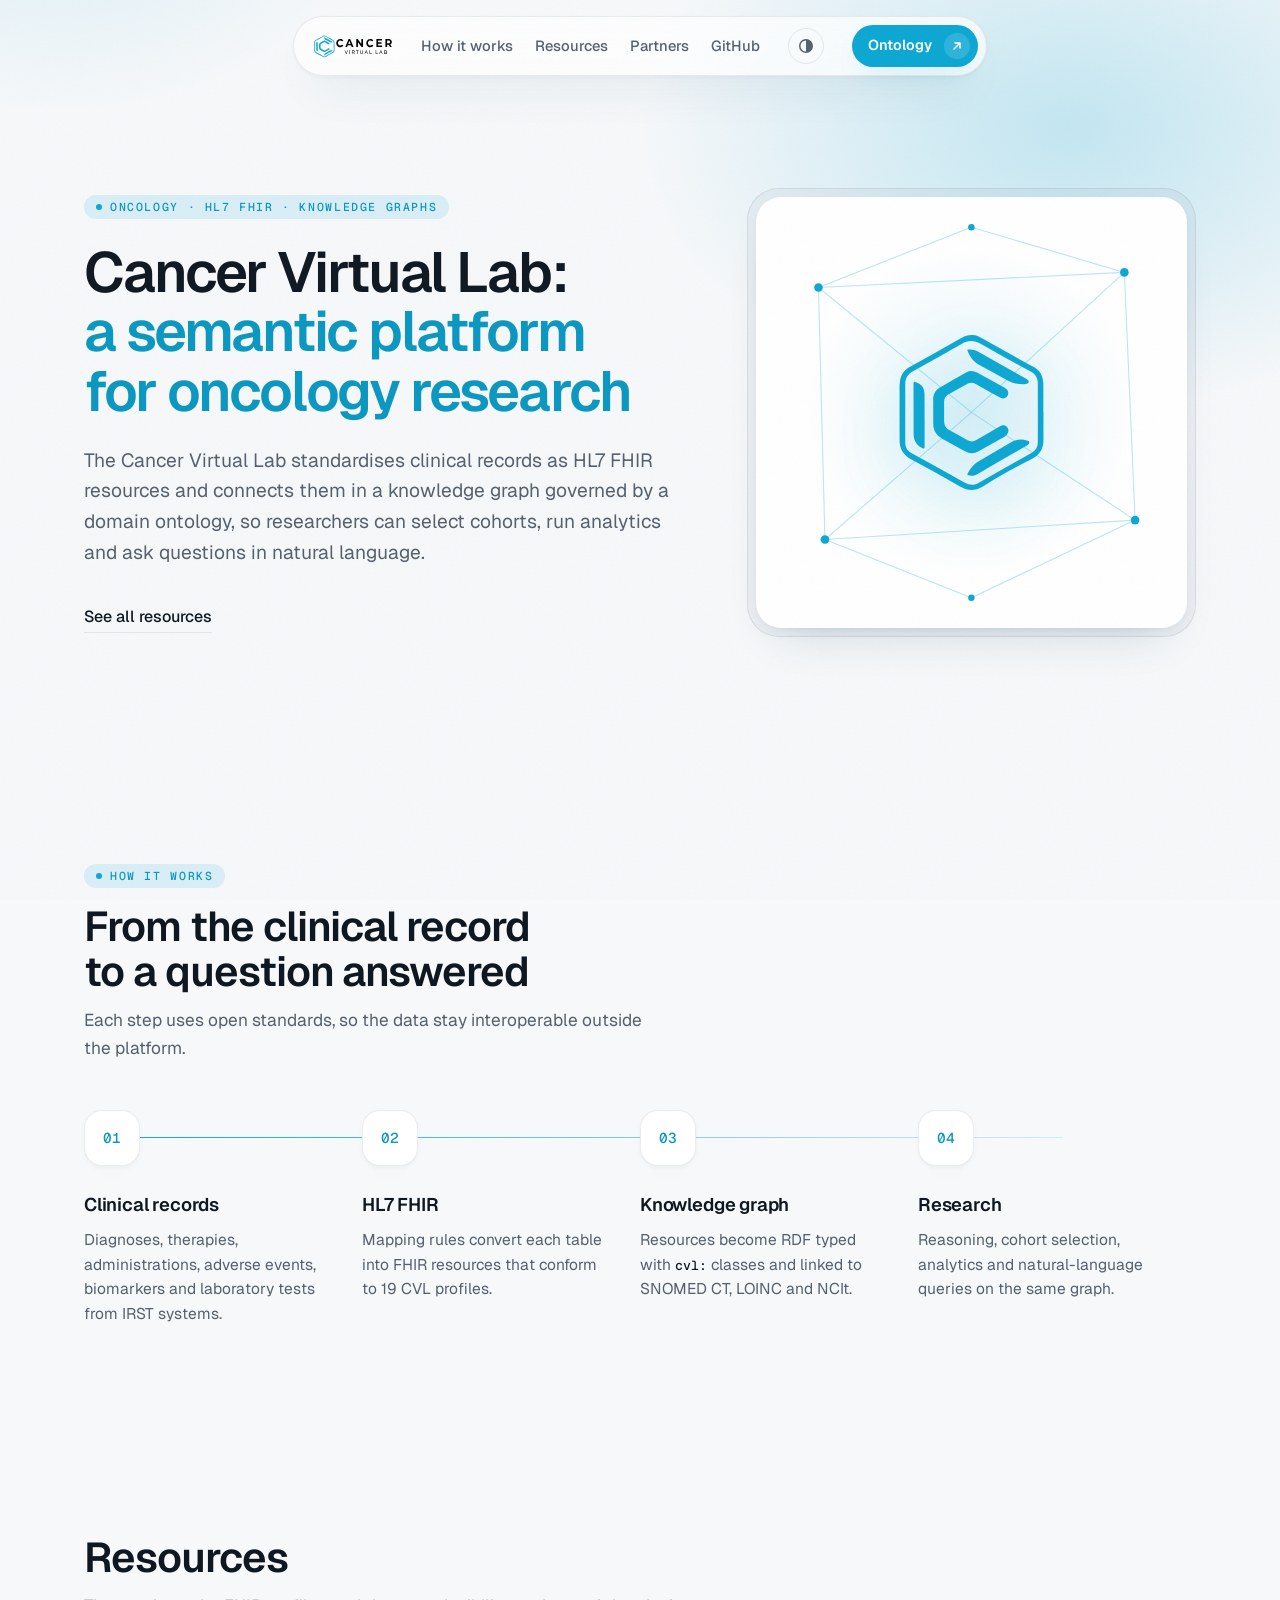
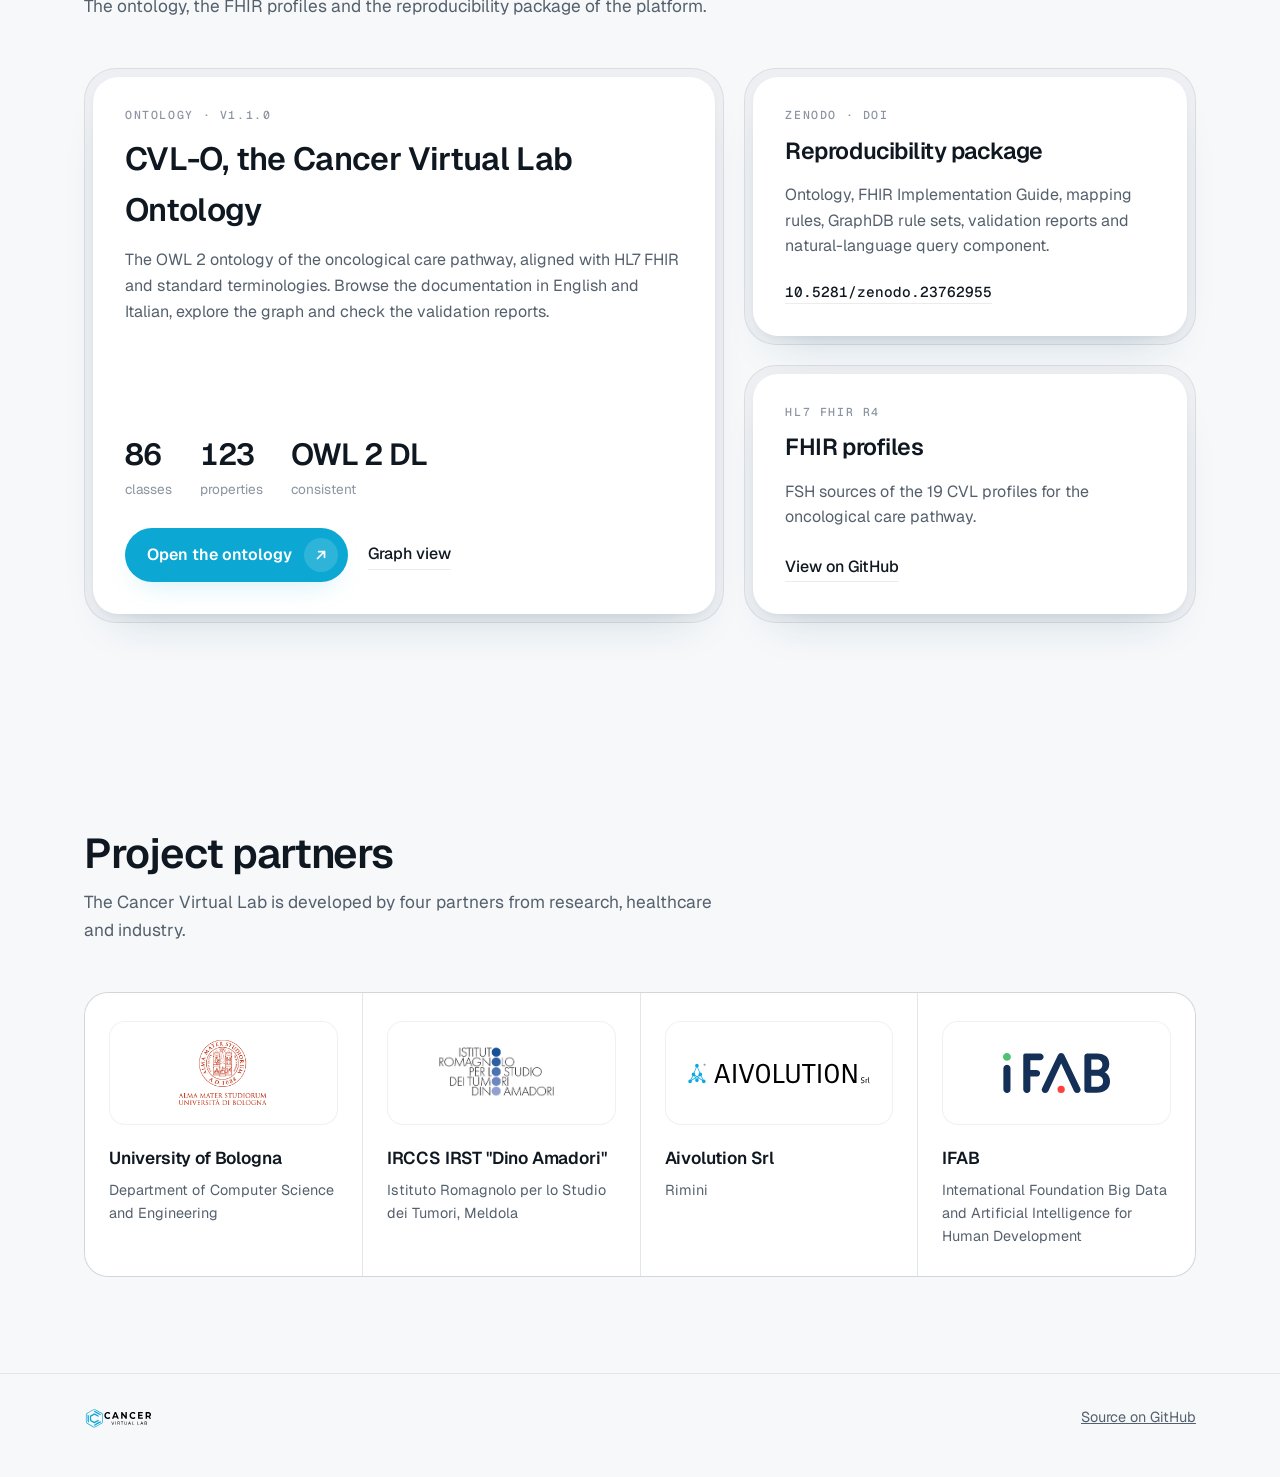
<file: docs/index.html>
<!doctype html>
<html lang="en">
<head>
<meta charset="utf-8">
<meta name="viewport" content="width=device-width, initial-scale=1">
<title>Cancer Virtual Lab</title>
<meta name="description" content="Cancer Virtual Lab: a semantic platform that turns real-world oncological records into HL7 FHIR resources and an ontology-driven knowledge graph for clinical research.">
<meta property="og:title" content="Cancer Virtual Lab">
<meta property="og:description" content="Real-world oncological data, standardised with HL7 FHIR and connected in a clinical knowledge graph.">
<meta name="theme-color" content="#0CA7D3">
<link rel="icon" href="assets/cvl-mark.svg" type="image/svg+xml">
<script>
  // Apply the saved theme before the first paint
  try { const t = localStorage.getItem("cvl-theme"); if (t) document.documentElement.dataset.theme = t; } catch {}
  document.documentElement.classList.add("js");
</script>
<link rel="preconnect" href="https://fonts.googleapis.com">
<link rel="preconnect" href="https://fonts.gstatic.com" crossorigin>
<link href="https://fonts.googleapis.com/css2?family=Geist:wght@400;500;600;700&family=Geist+Mono:wght@400;500&display=swap" rel="stylesheet">
<link rel="stylesheet" href="assets/site.css">
</head>
<body>
<a class="skip" href="#main">Skip to content</a>

<nav aria-label="Main">
  <a class="brand" href="./" aria-label="Cancer Virtual Lab home">
    <img class="logo-light" src="assets/cvl-logo-light.svg" alt="Cancer Virtual Lab" width="81" height="26">

    <img class="logo-dark" src="assets/cvl-logo-dark.svg" alt="Cancer Virtual Lab" width="81" height="26">
  </a>
  <ul>
    <li><a href="#how">How it works</a></li>
    <li><a href="#resources">Resources</a></li>
    <li><a href="#partners">Partners</a></li>
    <li><a href="https://github.com/Cancer-Virtual-Lab/Cancer-Virtual-Lab-Public-Repo">GitHub</a></li>
  </ul>
  <button class="theme-toggle" type="button" aria-label="Switch theme">
    <svg width="16" height="16" viewBox="0 0 16 16" aria-hidden="true"><circle cx="8" cy="8" r="6.25" fill="none" stroke="currentColor" stroke-width="1.5"/><path d="M8 1.75a6.25 6.25 0 0 1 0 12.5z" fill="currentColor"/></svg>
  </button>
  <a class="btn accent" href="ontology/">Ontology <span class="ico" aria-hidden="true">
    <svg width="12" height="12" viewBox="0 0 12 12" fill="none"><path d="M3 9L9 3M9 3H4M9 3V8" stroke="currentColor" stroke-width="1.5" stroke-linecap="round" stroke-linejoin="round"/></svg>
  </span></a>
</nav>

<main id="main">
  <div class="wrap hero">
    <div>
      <span class="eyebrow reveal">Oncology · HL7 FHIR · Knowledge graphs</span>
      <h1 class="reveal d1">Cancer Virtual Lab: <em>a semantic platform for oncology research</em></h1>
      <p class="lead reveal d2">The Cancer Virtual Lab standardises clinical records as HL7 FHIR resources
      and connects them in a knowledge graph governed by a domain ontology, so researchers can select
      cohorts, run analytics and ask questions in natural language.</p>
      <div class="cta reveal d3">
        <a class="link" href="#resources">See all resources</a>
      </div>
    </div>

    <div class="visual shell reveal d2" aria-hidden="true">
      <div class="core">
        <svg class="graph" viewBox="0 0 400 400" preserveAspectRatio="xMidYMid slice">
          <line x1="58" y1="84" x2="200" y2="200"/><line x1="342" y1="70" x2="200" y2="200"/>
          <line x1="352" y1="300" x2="200" y2="200"/><line x1="64" y1="318" x2="200" y2="200"/>
          <line x1="58" y1="84" x2="342" y2="70"/><line x1="342" y1="70" x2="352" y2="300"/>
          <line x1="64" y1="318" x2="352" y2="300"/><line x1="58" y1="84" x2="64" y2="318"/>
          <line x1="200" y1="28" x2="342" y2="70"/><line x1="200" y1="28" x2="58" y2="84"/>
          <line x1="200" y1="372" x2="352" y2="300"/><line x1="200" y1="372" x2="64" y2="318"/>
          <circle class="pulse" cx="58" cy="84" r="4"/><circle class="pulse" cx="342" cy="70" r="4"/>
          <circle class="pulse" cx="352" cy="300" r="4"/><circle class="pulse" cx="64" cy="318" r="4"/>
          <circle class="pulse" cx="200" cy="28" r="3"/><circle class="pulse" cx="200" cy="372" r="3"/>
        </svg>
        <img class="mark" src="assets/cvl-mark.svg" alt="">
      </div>
    </div>
  </div>

  <section id="how">
    <div class="wrap">
      <div class="section-head reveal">
        <span class="eyebrow">How it works</span>
        <h2>From the clinical record to a question answered</h2>
        <p>Each step uses open standards, so the data stay interoperable outside the platform.</p>
      </div>
      <div class="flow">
        <div class="step reveal d1">
          <span class="num">01</span>
          <h3>Clinical records</h3>
          <p>Diagnoses, therapies, administrations, adverse events, biomarkers and laboratory tests from IRST systems.</p>
        </div>
        <div class="step reveal d2">
          <span class="num">02</span>
          <h3>HL7 FHIR</h3>
          <p>Mapping rules convert each table into FHIR resources that conform to 19 CVL profiles.</p>
        </div>
        <div class="step reveal d3">
          <span class="num">03</span>
          <h3>Knowledge graph</h3>
          <p>Resources become RDF typed with <code>cvl:</code> classes and linked to SNOMED CT, LOINC and NCIt.</p>
        </div>
        <div class="step reveal d4">
          <span class="num">04</span>
          <h3>Research</h3>
          <p>Reasoning, cohort selection, analytics and natural-language queries on the same graph.</p>
        </div>
      </div>
    </div>
  </section>

  <section id="resources">
    <div class="wrap">
      <div class="section-head reveal">
        <h2>Resources</h2>
        <p>The ontology, the FHIR profiles and the reproducibility package of the platform.</p>
      </div>
      <div class="bento">
        <article class="tile big shell reveal d1">
          <div class="core">
            <span class="label">Ontology · v1.1.0</span>
            <h3>CVL-O, the Cancer Virtual Lab Ontology</h3>
            <p>The OWL 2 ontology of the oncological care pathway, aligned with HL7 FHIR and standard
            terminologies. Browse the documentation in English and Italian, explore the graph and
            check the validation reports.</p>
            <div class="facts">
              <div><b>86</b><span>classes</span></div>
              <div><b>123</b><span>properties</span></div>
              <div><b>OWL 2 DL</b><span>consistent</span></div>
            </div>
            <div class="actions">
              <a class="btn accent" href="ontology/">Open the ontology <span class="ico" aria-hidden="true">
                <svg width="14" height="14" viewBox="0 0 12 12" fill="none"><path d="M3 9L9 3M9 3H4M9 3V8" stroke="currentColor" stroke-width="1.5" stroke-linecap="round" stroke-linejoin="round"/></svg>
              </span></a>
              <a class="link" href="ontology/doc/webvowl/index.html">Graph view</a>
            </div>
          </div>
        </article>

        <article class="tile shell reveal d2">
          <div class="core">
            <span class="label">Zenodo · DOI</span>
            <h3>Reproducibility package</h3>
            <p>Ontology, FHIR Implementation Guide, mapping rules, GraphDB rule sets, validation reports and
            natural-language query component.</p>
            <div class="actions">
              <a class="link doi" href="https://doi.org/10.5281/zenodo.23762955">10.5281/zenodo.23762955</a>
            </div>
          </div>
        </article>

        <article class="tile shell reveal d3">
          <div class="core">
            <span class="label">HL7 FHIR R4</span>
            <h3>FHIR profiles</h3>
            <p>FSH sources of the 19 CVL profiles for the oncological care pathway.</p>
            <div class="actions">
              <a class="link" href="https://github.com/Cancer-Virtual-Lab/Cancer-Virtual-Lab-Public-Repo/tree/main/input/fsh/profiles">View on GitHub</a>
            </div>
          </div>
        </article>
      </div>
    </div>
  </section>

  <section id="partners">
    <div class="wrap">
      <div class="section-head reveal">
        <h2>Project partners</h2>
        <p>The Cancer Virtual Lab is developed by four partners from research, healthcare and industry.</p>
      </div>
      <ul class="partners">
        <li class="reveal d1">
          <a class="logo" href="https://www.unibo.it/"><img class="unibo" src="assets/partners/unibo.png" alt="University of Bologna" width="350" height="254"></a>
          <b>University of Bologna</b><span>Department of Computer Science and Engineering</span>
        </li>
        <li class="reveal d2">
          <a class="logo" href="https://www.irst.emr.it/"><img src="assets/partners/irst.png" alt="IRCCS IRST Dino Amadori" width="317" height="140"></a>
          <b>IRCCS IRST "Dino Amadori"</b><span>Istituto Romagnolo per lo Studio dei Tumori, Meldola</span>
        </li>
        <li class="reveal d3">
          <a class="logo" href="https://aivolutionsrl.com/"><img src="assets/partners/aivolution.svg" alt="Aivolution" width="540" height="60"></a>
          <b>Aivolution Srl</b><span>Rimini</span>
        </li>
        <li class="reveal d4">
          <a class="logo" href="https://www.ifabfoundation.org/"><img class="ifab" src="assets/partners/ifab.svg" alt="IFAB" width="433" height="63"></a>
          <b>IFAB</b><span>International Foundation Big Data and Artificial Intelligence for Human Development</span>
        </li>
      </ul>
    </div>
  </section>
</main>

<footer>
  <div class="wrap">
    <img class="logo-light" src="assets/cvl-logo-light.svg" alt="Cancer Virtual Lab" width="68" height="22">

    <img class="logo-dark" src="assets/cvl-logo-dark.svg" alt="Cancer Virtual Lab" width="68" height="22">
    <span><a href="https://github.com/Cancer-Virtual-Lab/Cancer-Virtual-Lab-Public-Repo">Source on GitHub</a></span>
  </div>
</footer>

<script>
  // Reveal elements as they enter the viewport
  const io = new IntersectionObserver((entries) => {
    for (const e of entries) if (e.isIntersecting) { e.target.classList.add("in"); io.unobserve(e.target); }
  }, { rootMargin: "0px 0px -8% 0px" });
  document.querySelectorAll(".reveal").forEach((el) => io.observe(el));
</script>
<script src="assets/theme.js"></script>
</body>
</html>
</file>
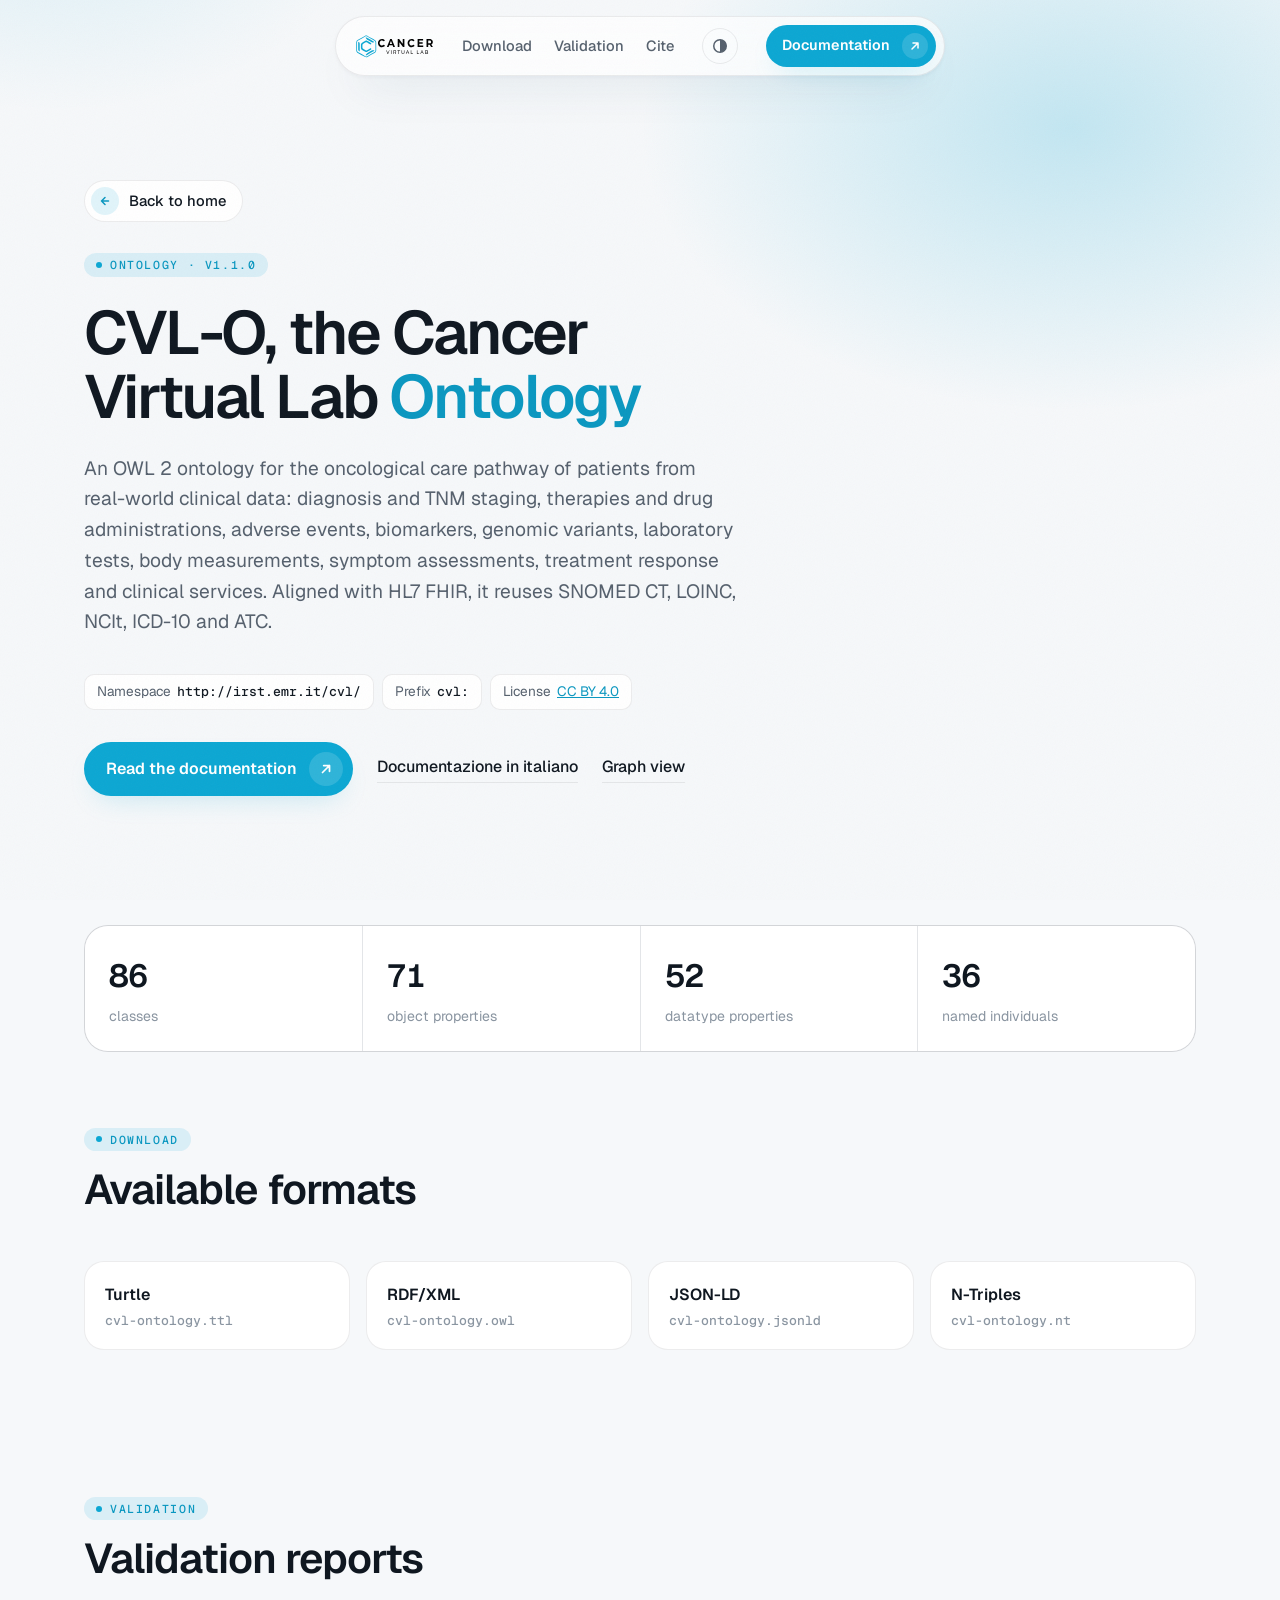
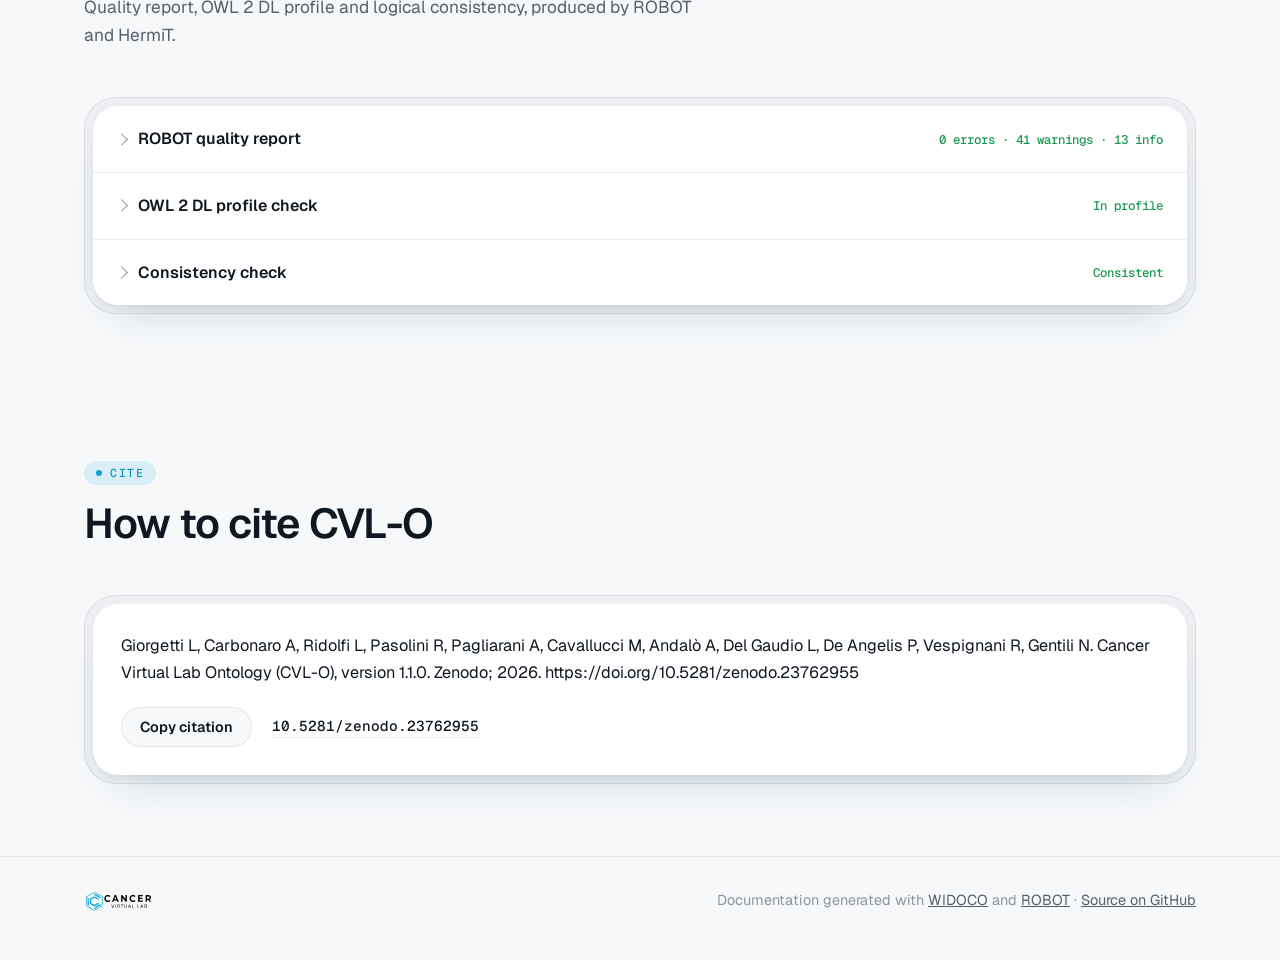
<file: docs/ontology/index.html>
<!doctype html>
<html lang="en">
<head>
<meta charset="utf-8">
<meta name="viewport" content="width=device-width, initial-scale=1">
<title>CVL-O, the Cancer Virtual Lab Ontology</title>
<meta name="description" content="CVL-O, an OWL 2 ontology for the oncological care pathway from real-world clinical data, aligned with HL7 FHIR.">
<meta property="og:title" content="CVL-O, the Cancer Virtual Lab Ontology">
<meta property="og:description" content="OWL 2 ontology of the oncological care pathway, aligned with HL7 FHIR and standard biomedical terminologies.">
<meta name="theme-color" content="#0CA7D3">
<link rel="icon" href="../assets/cvl-mark.svg" type="image/svg+xml">
<script>
  // Apply the saved theme before the first paint
  try { const t = localStorage.getItem("cvl-theme"); if (t) document.documentElement.dataset.theme = t; } catch {}
  document.documentElement.classList.add("js");
</script>
<link rel="preconnect" href="https://fonts.googleapis.com">
<link rel="preconnect" href="https://fonts.gstatic.com" crossorigin>
<link href="https://fonts.googleapis.com/css2?family=Geist:wght@400;500;600;700&family=Geist+Mono:wght@400;500&display=swap" rel="stylesheet">
<link rel="stylesheet" href="../assets/site.css">
<style>
  /* ontology page: hero without the visual, a denser layout below */
  .page-hero { padding-block: 104px 64px; max-width: 880px; }
  .page-hero h1 { font-size: clamp(2.3rem, 5vw, 3.8rem); }
  .hint { margin: 20px 0 0; max-width: 46em; font-size: .88rem; color: var(--faint); text-wrap: pretty; }
  .back-btn {
    display: flex; width: max-content; align-items: center; gap: 10px; margin-bottom: 28px; padding: 6px 16px 6px 6px;
    border-radius: 999px; border: 1px solid var(--line); background: var(--surface); color: var(--fg);
    text-decoration: none; font-weight: 500; font-size: .92rem;
    transition: border-color .3s var(--ease), transform .5s var(--ease);
  }
  .back-btn .ico {
    display: grid; place-items: center; width: 28px; height: 28px; border-radius: 999px;
    background: var(--accent-soft); color: var(--accent); transition: transform .5s var(--ease);
  }
  .back-btn:hover { border-color: var(--accent); }
  .back-btn:hover .ico { transform: translateX(-3px); }
  .back-btn:active { transform: scale(.98); }
  .chips { display: flex; flex-wrap: wrap; gap: 8px; margin: 0 0 32px; }
  .chip {
    display: inline-flex; gap: 6px; align-items: baseline; padding: 6px 12px; border-radius: 10px;
    background: var(--surface); border: 1px solid var(--line); font-size: .85rem; color: var(--muted);
  }
  .chip code { font: 500 .82rem "Geist Mono", monospace; color: var(--fg); overflow-wrap: anywhere; }
  .stats { display: grid; grid-template-columns: repeat(4, minmax(0, 1fr)); gap: 1px; background: var(--line);
    border: 1px solid var(--line); border-radius: 24px; overflow: hidden; }
  .stats div { background: var(--surface); padding: 24px; display: flex; flex-direction: column; gap: 4px; }
  .stats b { font-size: 2rem; font-weight: 600; letter-spacing: -.03em; font-variant-numeric: tabular-nums; }
  .stats span { color: var(--faint); font-size: .88rem; }
  section.tight { padding: 72px 0; }

  /* downloads */
  .formats { display: grid; grid-template-columns: repeat(4, minmax(0, 1fr)); gap: 16px; }
  .format {
    display: flex; flex-direction: column; gap: 4px; padding: 20px; border-radius: 20px; text-decoration: none;
    background: var(--surface); border: 1px solid var(--line); color: var(--fg);
    transition: transform .5s var(--ease), border-color .3s var(--ease), box-shadow .5s var(--ease);
  }
  .format:hover { transform: translateY(-3px); border-color: color-mix(in srgb, var(--accent-strong) 45%, transparent); box-shadow: var(--shadow); }
  .format:active { transform: scale(.98); }
  .format b { font-weight: 600; }
  .format span { font: 500 .82rem "Geist Mono", monospace; color: var(--faint); }

  /* validation accordion inside a machined frame */
  .acc .core { padding: 0; }
  .acc details + details { border-top: 1px solid var(--line); }
  .acc summary {
    list-style: none; cursor: pointer; padding: 20px 24px; display: flex; justify-content: space-between;
    align-items: center; gap: 12px; font-weight: 600; transition: background-color .3s var(--ease);
  }
  .acc summary::-webkit-details-marker { display: none; }
  .acc summary:hover { background: color-mix(in srgb, var(--accent-strong) 5%, transparent); }
  .acc summary:focus-visible { outline: 2px solid var(--accent); outline-offset: -2px; }
  .acc summary > span:first-child { display: flex; align-items: center; gap: 12px; }
  .acc summary > span:first-child::before {
    content: ""; width: 8px; height: 8px; border-right: 1.5px solid var(--faint); border-bottom: 1.5px solid var(--faint);
    transform: rotate(-45deg); transition: transform .4s var(--ease);
  }
  .acc details[open] summary > span:first-child::before { transform: rotate(45deg); }
  .badge { font: 500 .78rem "Geist Mono", monospace; color: var(--faint); white-space: nowrap; }
  .badge.ok { color: var(--ok); }
  .panel { padding: 0 24px 24px; color: var(--muted); }
  .panel p { margin: 0 0 12px; }
  .panel ul { margin: 0 0 16px; padding-left: 20px; }
  .panel strong, .panel code { color: var(--fg); }
  .panel code { font: 500 .85em "Geist Mono", monospace; }
  pre {
    background: var(--bg); border: 1px solid var(--line); border-radius: 12px; padding: 14px; margin: 0;
    white-space: pre-wrap; overflow-wrap: anywhere; font: 500 .82rem/1.5 "Geist Mono", monospace; color: var(--fg);
  }
  .filters { display: flex; flex-wrap: wrap; gap: 8px; margin: 16px 0 12px; }
  .filters button {
    font: 500 .8rem "Geist Mono", monospace; padding: 6px 12px; border-radius: 999px; cursor: pointer;
    border: 1px solid var(--line); background: var(--surface); color: var(--muted);
    transition: border-color .3s var(--ease), color .3s var(--ease);
  }
  .filters button[aria-pressed="true"] { border-color: var(--accent); color: var(--accent); }
  .table-wrap { max-height: 420px; overflow: auto; border: 1px solid var(--line); border-radius: 12px; }
  table { border-collapse: collapse; width: 100%; font-size: .84rem; color: var(--fg); }
  th, td { text-align: left; padding: 8px 12px; border-top: 1px solid var(--line); vertical-align: top; }
  th { position: sticky; top: 0; background: var(--surface); border-top: 0; font-weight: 600; }
  td { overflow-wrap: anywhere; }
  td a { text-decoration: none; }
  .note { margin-top: 14px; font-size: .9rem; }

  /* citation */
  .cite .core { padding: 28px; display: flex; flex-direction: column; gap: 20px; }
  .cite blockquote { margin: 0; font-size: 1.02rem; line-height: 1.7; text-wrap: pretty; overflow-wrap: anywhere; }
  .cite .row { display: flex; flex-wrap: wrap; gap: 20px; align-items: center; }
  .copy {
    font: 600 .9rem "Geist", sans-serif; padding: 10px 18px; border-radius: 999px; cursor: pointer;
    border: 1px solid var(--line); background: var(--bg); color: var(--fg);
    transition: transform .5s var(--ease), border-color .3s var(--ease);
  }
  .copy:hover { border-color: var(--accent); }
  .copy:active { transform: scale(.98); }
  .copy:focus-visible { outline: 2px solid var(--accent); outline-offset: 3px; }

  @media (max-width: 860px) {
    .page-hero { padding-block: 72px 40px; }
    .stats, .formats { grid-template-columns: repeat(2, minmax(0, 1fr)); }
    section.tight { padding: 48px 0; }
  }
</style>
</head>
<body>
<a class="skip" href="#main">Skip to content</a>

<nav aria-label="Main">
  <a class="brand" href="../" aria-label="Cancer Virtual Lab home">
    <img class="logo-light" src="../assets/cvl-logo-light.svg" alt="Cancer Virtual Lab" width="81" height="26">

    <img class="logo-dark" src="../assets/cvl-logo-dark.svg" alt="Cancer Virtual Lab" width="81" height="26">
  </a>
  <ul>
    <li><a href="#download">Download</a></li>
    <li><a href="#validation">Validation</a></li>
    <li><a href="#cite">Cite</a></li>
  </ul>
  <button class="theme-toggle" type="button" aria-label="Switch theme">
    <svg width="16" height="16" viewBox="0 0 16 16" aria-hidden="true"><circle cx="8" cy="8" r="6.25" fill="none" stroke="currentColor" stroke-width="1.5"/><path d="M8 1.75a6.25 6.25 0 0 1 0 12.5z" fill="currentColor"/></svg>
  </button>
  <a class="btn accent" href="doc/index-en.html">Documentation <span class="ico" aria-hidden="true">
    <svg width="12" height="12" viewBox="0 0 12 12" fill="none"><path d="M3 9L9 3M9 3H4M9 3V8" stroke="currentColor" stroke-width="1.5" stroke-linecap="round" stroke-linejoin="round"/></svg>
  </span></a>
</nav>

<main id="main">
  <div class="wrap">
    <header class="page-hero">
      <a class="back-btn reveal" href="../"><span class="ico" aria-hidden="true">
        <svg width="12" height="12" viewBox="0 0 12 12" fill="none"><path d="M9.5 6H2.5M2.5 6L6 2.5M2.5 6L6 9.5" stroke="currentColor" stroke-width="1.5" stroke-linecap="round" stroke-linejoin="round"/></svg>
      </span>Back to home</a>
      <span class="eyebrow reveal">Ontology · v1.1.0</span>
      <h1 class="reveal d1">CVL-O, the Cancer Virtual Lab <em>Ontology</em></h1>
      <p class="lead reveal d2">An OWL 2 ontology for the oncological care pathway of patients from real-world
      clinical data: diagnosis and TNM staging, therapies and drug administrations, adverse events,
      biomarkers, genomic variants, laboratory tests, body measurements, symptom assessments, treatment
      response and clinical services. Aligned with HL7 FHIR, it reuses SNOMED CT, LOINC, NCIt, ICD-10 and ATC.</p>
      <div class="chips reveal d2">
        <span class="chip">Namespace <code>http://irst.emr.it/cvl/</code></span>
        <span class="chip">Prefix <code>cvl:</code></span>
        <span class="chip">License <a href="https://creativecommons.org/licenses/by/4.0/">CC BY 4.0</a></span>
      </div>
      <div class="cta reveal d3">
        <a class="btn accent" href="doc/index-en.html">Read the documentation <span class="ico" aria-hidden="true">
          <svg width="14" height="14" viewBox="0 0 12 12" fill="none"><path d="M3 9L9 3M9 3H4M9 3V8" stroke="currentColor" stroke-width="1.5" stroke-linecap="round" stroke-linejoin="round"/></svg>
        </span></a>
        <a class="link" href="doc/index-it.html">Documentazione in italiano</a>
        <a class="link" href="doc/webvowl/index.html">Graph view</a>
      </div>
      <p class="hint reveal d3">Value classes (sex, ECOG grades, lines and settings of therapy) are also declared
      as individuals of themselves (OWL 2 punning); these type assertions are not drawn in the graph view.</p>
    </header>

    <div class="stats reveal">
      <div><b>86</b><span>classes</span></div>
      <div><b>71</b><span>object properties</span></div>
      <div><b>52</b><span>datatype properties</span></div>
      <div><b>36</b><span>named individuals</span></div>
    </div>
  </div>

  <section id="download" class="tight">
    <div class="wrap">
      <div class="section-head reveal">
        <span class="eyebrow">Download</span>
        <h2>Available formats</h2>
      </div>
      <div class="formats">
        <a class="format reveal d1" href="download/cvl-ontology.ttl" download><b>Turtle</b><span>cvl-ontology.ttl</span></a>
        <a class="format reveal d2" href="download/cvl-ontology.owl" download><b>RDF/XML</b><span>cvl-ontology.owl</span></a>
        <a class="format reveal d3" href="download/cvl-ontology.jsonld" download><b>JSON-LD</b><span>cvl-ontology.jsonld</span></a>
        <a class="format reveal d4" href="download/cvl-ontology.nt" download><b>N-Triples</b><span>cvl-ontology.nt</span></a>
      </div>
    </div>
  </section>

  <section id="validation" class="tight">
    <div class="wrap">
      <div class="section-head reveal">
        <span class="eyebrow">Validation</span>
        <h2>Validation reports</h2>
        <p>Quality report, OWL 2 DL profile and logical consistency, produced by ROBOT and HermiT.</p>
      </div>
      <div class="acc shell reveal">
        <div class="core">
          <details>
            <summary><span>ROBOT quality report</span><span class="badge" id="robot-summary">ROBOT</span></summary>
            <div class="panel">
              <p>Checks run by <a href="https://robot.obolibrary.org/report">ROBOT report</a> on the CVL terms
              (<code>--base-iri http://irst.emr.it/cvl/</code>). No errors. The warnings and info are expected:</p>
              <ul>
                <li><strong>equivalent_pair</strong>: a CVL class is declared <code>owl:equivalentClass</code> to an
                external concept (SNOMED CT, NCIt, LOINC). These are the intended exact alignments, which let the
                clinical data be queried through the external terminologies.</li>
                <li><strong>missing_superclass</strong>: a top-level CVL class with no superclass.</li>
              </ul>
              <div class="filters" id="robot-filters"></div>
              <div class="table-wrap"><table id="robot-table"><thead><tr>
                <th>Level</th><th>Rule</th><th>Subject</th><th>Property</th><th>Value</th>
              </tr></thead><tbody></tbody></table></div>
              <p class="note"><a href="validation/robot_report.html">Full ROBOT report</a> ·
              <a href="validation/robot_report.tsv">TSV</a></p>
            </div>
          </details>
          <details>
            <summary><span>OWL 2 DL profile check</span><span class="badge ok">In profile</span></summary>
            <div class="panel">
              <p>Validated with <code>robot validate-profile --profile DL</code>.</p>
              <pre data-src="validation/owl2_dl_profile.txt">validation/owl2_dl_profile.txt</pre>
            </div>
          </details>
          <details>
            <summary><span>Consistency check</span><span class="badge ok">Consistent</span></summary>
            <div class="panel">
              <p>Reasoned with HermiT (<code>robot reason --reasoner hermit</code>): the ontology is consistent and
              has no unsatisfiable classes.</p>
              <pre data-src="validation/reasoner_hermit.log">validation/reasoner_hermit.log</pre>
            </div>
          </details>
        </div>
      </div>
    </div>
  </section>

  <section id="cite" class="tight">
    <div class="wrap">
      <div class="section-head reveal">
        <span class="eyebrow">Cite</span>
        <h2>How to cite CVL-O</h2>
      </div>
      <div class="cite shell reveal">
        <div class="core">
          <blockquote id="citation">Giorgetti L, Carbonaro A, Ridolfi L, Pasolini R, Pagliarani A, Cavallucci M,
          Andalò A, Del Gaudio L, De Angelis P, Vespignani R, Gentili N. Cancer Virtual Lab Ontology (CVL-O),
          version 1.1.0. Zenodo; 2026. https://doi.org/10.5281/zenodo.23762955</blockquote>
          <div class="row">
            <button class="copy" type="button" id="copy-cite">Copy citation</button>
            <a class="link doi" href="https://doi.org/10.5281/zenodo.23762955">10.5281/zenodo.23762955</a>
          </div>
        </div>
      </div>
    </div>
  </section>
</main>

<footer>
  <div class="wrap">
    <a href="../" aria-label="Cancer Virtual Lab home">
      <img class="logo-light" src="../assets/cvl-logo-light.svg" alt="Cancer Virtual Lab" width="68" height="22">

      <img class="logo-dark" src="../assets/cvl-logo-dark.svg" alt="Cancer Virtual Lab" width="68" height="22">
    </a>
    <span>Documentation generated with <a href="https://github.com/dgarijo/Widoco">WIDOCO</a> and
    <a href="https://github.com/ontodev/robot">ROBOT</a> ·
    <a href="https://github.com/Cancer-Virtual-Lab/Cancer-Virtual-Lab-Public-Repo">Source on GitHub</a></span>
  </div>
</footer>

<script>
// Reveal elements as they enter the viewport
const io = new IntersectionObserver((entries) => {
  for (const e of entries) if (e.isIntersecting) { e.target.classList.add("in"); io.unobserve(e.target); }
}, { rootMargin: "0px 0px -8% 0px" });
document.querySelectorAll(".reveal").forEach((el) => io.observe(el));

// Copy the citation as plain text
const copyBtn = document.getElementById("copy-cite");
copyBtn.addEventListener("click", async () => {
  const text = document.getElementById("citation").textContent.replace(/\s+/g, " ").trim();
  try {
    await navigator.clipboard.writeText(text);
    copyBtn.textContent = "Copied";
  } catch {
    copyBtn.textContent = "Copy failed";
  }
  setTimeout(() => { copyBtn.textContent = "Copy citation"; }, 1800);
});

// Fills the validation panels from the files in validation/ (served over HTTP, e.g. GitHub Pages)
const PREFIXES = [
  ["http://irst.emr.it/cvl/", "cvl:"],
  ["http://snomed.info/sct/", "sct:"],
  ["http://ncicb.nci.nih.gov/xml/owl/EVS/Thesaurus.owl#", "ncit:"],
  ["https://loinc.org/", "loinc:"],
  ["http://hl7.org/fhir/", "fhir:"],
];
const shorten = (s) => {
  for (const [ns, p] of PREFIXES) if (s.startsWith(ns)) return p + s.slice(ns.length);
  return s;
};
const cell = (text, href) => {
  const td = document.createElement("td");
  if (href && /^https?:/.test(href)) {
    const a = document.createElement("a");
    a.href = href; a.textContent = text; a.target = "_blank"; a.rel = "noopener";
    td.append(a);
  } else td.textContent = text;
  return td;
};

document.querySelectorAll("pre[data-src]").forEach(async (pre) => {
  try {
    const r = await fetch(pre.dataset.src);
    if (!r.ok) throw new Error(r.status);
    pre.textContent = (await r.text()).trim();
  } catch {
    pre.innerHTML = "";
    const a = document.createElement("a");
    a.href = pre.dataset.src; a.textContent = "Open " + pre.dataset.src;
    pre.append(a);
  }
});

(async () => {
  const summary = document.getElementById("robot-summary");
  const tbody = document.querySelector("#robot-table tbody");
  let rows;
  try {
    const r = await fetch("validation/robot_report.tsv");
    if (!r.ok) throw new Error(r.status);
    rows = (await r.text()).trim().split(/\r?\n/).slice(1).map((l) => l.split("\t"));
  } catch {
    summary.textContent = "see full report";
    document.querySelector("#robot-table").closest(".table-wrap").remove();
    return;
  }
  const count = (lvl) => rows.filter((r) => r[0] === lvl).length;
  summary.textContent = `${count("ERROR")} errors · ${count("WARN")} warnings · ${count("INFO")} info`;
  summary.classList.toggle("ok", count("ERROR") === 0);

  for (const [level, rule, subject, property, value] of rows) {
    const tr = document.createElement("tr");
    tr.dataset.rule = rule;
    tr.append(cell(level), cell(rule), cell(shorten(subject), subject),
              cell(property || ""), cell(shorten(value || ""), value));
    tbody.append(tr);
  }

  const filters = document.getElementById("robot-filters");
  const rules = [...new Set(rows.map((r) => r[1]))];
  const show = (rule) => {
    tbody.querySelectorAll("tr").forEach((tr) => { tr.hidden = rule !== "all" && tr.dataset.rule !== rule; });
    filters.querySelectorAll("button").forEach((b) => b.setAttribute("aria-pressed", b.dataset.rule === rule));
  };
  for (const rule of ["all", ...rules]) {
    const b = document.createElement("button");
    b.type = "button"; b.dataset.rule = rule;
    const n = rule === "all" ? rows.length : rows.filter((r) => r[1] === rule).length;
    b.textContent = `${rule === "all" ? "All" : rule} (${n})`;
    b.addEventListener("click", () => show(rule));
    filters.append(b);
  }
  show("all");
})();
</script>
<script src="../assets/theme.js"></script>
</body>
</html>
</file>
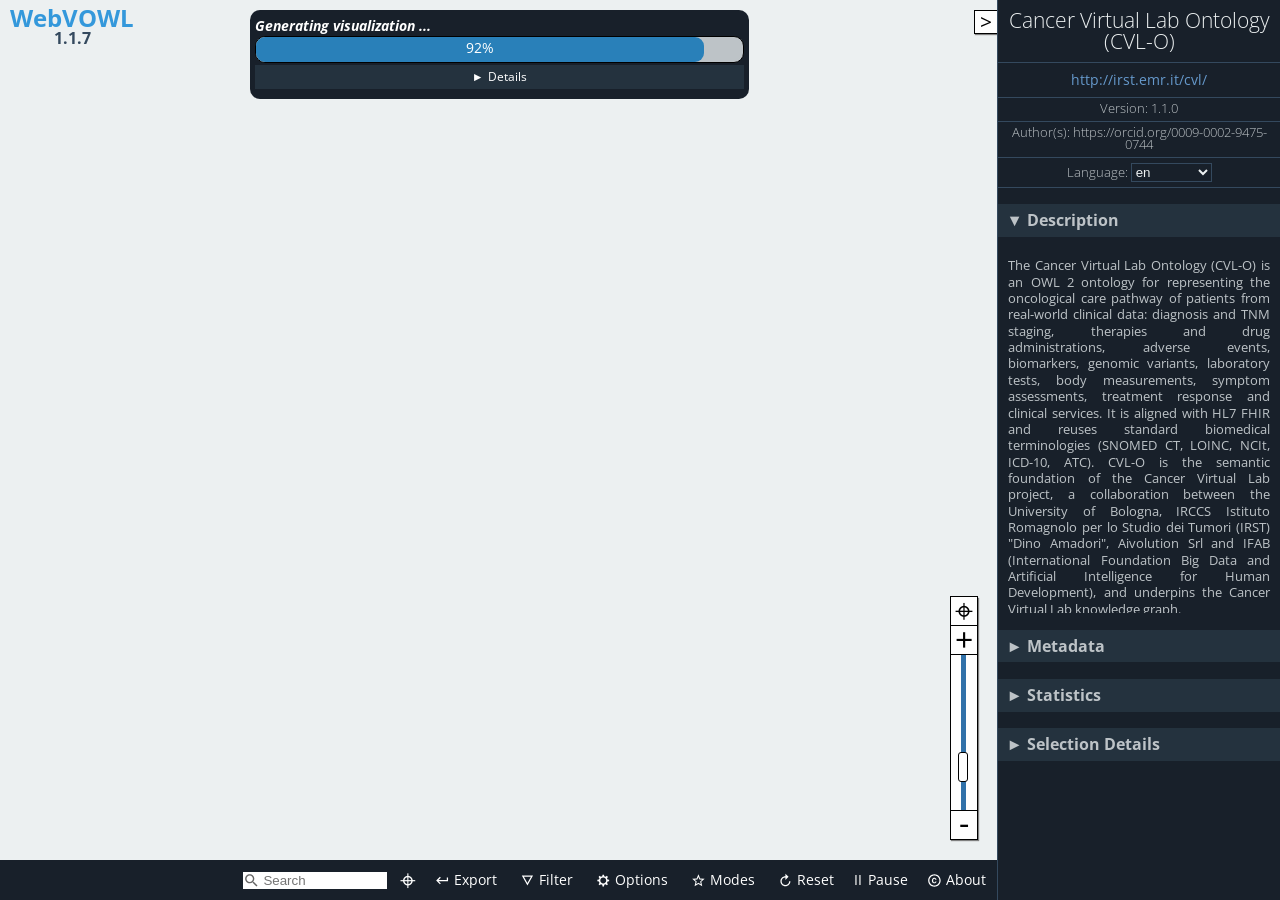
<file: docs/ontology/doc/webvowl/index.html>
<!DOCTYPE html>
<html lang="en-us">

<head>
    <meta charset="utf-8" />
    <meta name="author" content="Vincent Link, Steffen Lohmann, Eduard Marbach, Stefan Negru, Vitalis Wiens" />
    <meta name="keywords" content="webvowl, vowl, visual notation, web ontology language, owl, rdf, ontology visualization, ontologies, semantic web" />
    <meta name="description" content="WebVOWL - Web-based Visualization of Ontologies" />
    <meta name="robots" content="noindex,nofollow" />
    <meta name="viewport" content="width=device-width, initial-scale=1.0, maximum-scale=1.0, user-scalable=no">
    <meta name="apple-mobile-web-app-capable" content="yes">
    <link rel="stylesheet" type="text/css" href="css/webvowl.css" />
    <link rel="stylesheet" type="text/css" href="css/webvowl.app.css" />
    <link rel="icon" href="favicon.ico" type="image/x-icon" />
    <title>WebVOWL</title>
</head>

<body>
    <main>
        <section id="canvasArea">
            <div id="browserCheck" class="hidden">
                WebVOWL does not work properly in Internet Explorer and Microsoft Edge.
                Please use another browser, such as
                <a href="http://www.mozilla.org/firefox/">Mozilla Firefox</a>
                or
                <a href="https://www.google.com/chrome/">Google Chrome</a>,
                to run WebVOWL.
                <label id="killWarning">Hide warning</label>
            </div>

            <div id="logo" class="noselect">
                <h2>WebVOWL
                    <br> <span>1.1.7</span>
                </h2>
            </div>


            <div id="loading-info" class="hidden">
                <div id="loading-progress" style="border-radius: 10px;">
                    <div class="hidden">Loading ontology...</div>
                    <div id="layoutLoadingProgressBarContainer" style="padding-bottom: 0;	white-space: nowrap;	overflow: hidden;	text-overflow: ellipsis;">
                        <h4 id="currentLoadingStep" style="margin: 0;font-style: italic; padding-bottom:0 ;	white-space: nowrap;	overflow: hidden;	text-overflow: ellipsis;">
                            Layout optimization</h4>
                        <div id="progressBarContext">
                            <div id="progressBarValue" class="busyProgressBar"></div>
                        </div>
                    </div>
                    <div id="loadingInfo_msgBox" style="padding-bottom: 0;padding-top:0">
                        <div id="show-loadingInfo-button" class="accordion-trigger noselect">Details</div>
                        <div id="loadingInfo-container">
                            <ul id="bulletPoint_container"></ul>
                        </div>
                    </div>
                    <div>
                        <span id="loadingIndicator_closeButton" class="">Close Warning</span>
                    </div>
                </div>
            </div>

            <div id="additionalInformationContainer">
                <div id="reloadCachedOntology" class="hidden" title="">

                    <svg viewBox="38 -12.5 18 18" class="reloadCachedOntologyIcon btn_shadowed" id="reloadSvgIcon">
                        <g>
                            <text id="svgStringText" dx="5px" dy="-1px" style="font-size:9px;">Reload ontology</text>
                            <path style="fill : #444; stroke-width:0;" d="m 42.277542,5.1367119 c -5.405,0 -10.444,1.577 -14.699,4.282 l -5.75,-5.75 0,16.1100001 16.11,0 -6.395,-6.395 c 3.18,-1.787 6.834,-2.82 10.734,-2.82 12.171,0 22.073,9.902 22.073,22.074 0,2.899 -0.577,5.664 -1.599,8.202 l 4.738,2.762 c 1.47,-3.363 2.288,-7.068 2.288,-10.964 0,-15.164 -12.337,-27.5010001 -27.5,-27.5010001 m 11.5,46.7460001 c -3.179,1.786 -6.826,2.827 -10.726,2.827 -12.171,0 -22.073,-9.902 -22.073,-22.073 0,-2.739 0.524,-5.35 1.439,-7.771 l -4.731,-2.851 c -1.375,3.271 -2.136,6.858 -2.136,10.622 0,15.164 12.336,27.5 27.5,27.5 5.406,0 10.434,-1.584 14.691,-4.289 l 5.758,5.759 0,-16.112 -16.111,0 6.389,6.388 z" transform="matrix(0.20,0,0,0.20,75,-10)">
                            </path>
                        </g>
                    </svg>
                    <span id="reloadCachedOntologyString" class="noselect" style="font-style: italic;font-size: 10px">Loaded cached ontology</span>
                </div>

                <div id="FPS_Statistics" class="hidden debugOption">FPS: 0<br>Nodes: 0<br>Links: 0</div>
                <span class="hidden debugOption" id="modeOfOperationString">mode of operation</span>

            </div>

            <div id="graph"></div>

            <div id="dragDropContainer" class="hidden">
                <div id="drag_dropOverlay"></div>

                <div id="drag_msg">
                    <svg id="drag_svg" style="position: absolute; left:25%;top:25%;width:50%; height:50%">
                        <g id="drag_icon_group">
                            <path id="drag_icon" style="fill : #444; stroke-width:0;" d="m 9.0000002,-8.9899999 -18.0000001,0 c -1.1000001,0 -1.9999991,0.9 -1.9999991,2 l 0,3.99 1.9999991,0 0,-4.01 18.0000001,0 0,14.0299996 -18.0000001,0 0,-4.02 -1.9999991,0 0,4.01 c 0,1.1 0.899999,1.98 1.9999991,1.98 l 18.0000001,0 c 1.1000008,0 2.0000008,-0.88 2.0000008,-1.98 l 0,-13.9999996 c 0,-1.11 -0.9,-2 -2.0000008,-2 z M -1,3.9999997 3.0000001,-3.3898305e-7 -1,-3.9999999 l 0,2.9999996 -9.999999,0 0,1.99999996 9.999999,0 0,3.00000004 z" transform="matrix(5.0,0,0,5.0,0,0)">
                            </path>
                            <path id="drag_icon_drop" class="hidden" style="fill : #444; stroke-width:0;" d="m 8.9900008,8.9999991 0,-18.0000001 c 0,-1.1 -0.9,-1.999999 -2,-1.999999 l -3.99,0 0,1.999999 4.01,0 0,18.0000001 -14.0299996,0 0,-18.0000001 4.02,0 0,-1.999999 -4.01,0 c -1.1,0 -1.98,0.899999 -1.98,1.999999 l 0,18.0000001 c 0,1.1000009 0.88,2.0000009 1.98,2.0000009 l 13.9999996,0 c 1.11,0 2,-0.9 2,-2.0000009 z M -3.9999988,-1.0000011 1.2389831e-6,2.999999 4.0000008,-1.0000011 l -2.9999996,0 0,-9.9999989 -1.99999996,0 0,9.9999989 -3.00000004,0 z" transform="matrix(5.0,0,0,5.0,0,0)">
                            </path>
                        </g>
                    </svg>
                    <span id="drag_msg_text" style="font-size:14px">Drag ontology file here.</span>
                </div>
            </div>
            <div class="noselect">
                <span id="leftSideBarCollapseButton" class="btn_shadowed hidden"> > </span>
            </div>
            <div class="noselect"><span id="sidebarExpandButton" class="btn_shadowed"> > </span></div>

            <div id="containerForLeftSideBar">
                <div id="leftSideBar">
                    <div id="leftSideBarContent" class="hidden">
                        <h2 id="leftHeader">Default Element</h2>
                        <h3 class=" selectedDefaultElement accordion-trigger noselect accordion-trigger-active" id="defaultClass" title="owl:Class">Class: owl:Class
                        </h3>
                        <div id="classContainer" class="accordion-container ">
                        </div>
                        <h3 class="selectedDefaultElement accordion-trigger noselect accordion-trigger-active" title="owl:objectProperty" id="defaultProperty">Property: owl:objectProperty
                        </h3>
                        <div id="propertyContainer" class="accordion-container ">
                        </div>
                        <h3 class="selectedDefaultElement accordion-trigger noselect accordion-trigger-active" title="rdfs:Literal" id="defaultDatatype">Datatype: rdfs:Literal
                        </h3>
                        <div id="datatypeContainer" class="accordion-container ">
                        </div>
                    </div>
                </div>
            </div>
            <div id="menuContainer">
                <!--Ontology Menu-->
                <ul id="m_select" class="toolTipMenu noselect">
                    <li><a href="#foaf" id="foaf">Friend of a Friend (FOAF) vocabulary</a></li>
                    <li><a href="#goodrelations" id="goodrelations">GoodRelations Vocabulary for E-Commerce</a></li>
                    <li><a href="#muto" id="muto">Modular and Unified Tagging Ontology (MUTO)</a></li>
                    <li><a href="#ontovibe" id="ontovibe">Ontology Visualization Benchmark (OntoViBe)</a></li>
                    <li><a href="#personasonto" id="personasonto">Personas Ontology (PersonasOnto)</a></li>
                    <li><a href="#sioc" id="sioc">SIOC (Semantically-Interlinked Online Communities) Core Ontology</a></li>


                    <li class="option" id="converter-option">
                        <form class="converter-form" id="iri-converter-form">
                            <label for="iri-converter-input">Custom Ontology:</label>

                            <input type="text" id="iri-converter-input" placeholder="Enter ontology IRI">
                            <button type="submit" id="iri-converter-button" disabled>Visualize</button>
                        </form>
                        <div class="converter-form">
                            <input class="hidden" type="file" id="file-converter-input" autocomplete="off">
                            <label class="truncate" id="file-converter-label" for="file-converter-input">Select ontology
                                file</label>
                            <button type="submit" id="file-converter-button" disabled>
                                Upload
                            </button>

                        </div>
                        <div id="emptyContainer">
                            <a href="#opts=editorMode=true;#new_ontology1" id="empty" style="pointer-events:none; padding-left:0">Create new ontology</a>
                        </div>
                        <div>
                            <!--<button class="debugOption" type="submit" id="direct-text-input">-->
                            <!--Direct input-->
                            <!--</button>-->
                        </div>
                    </li>

                </ul>
                <!--Export Menu-->
                <ul id="m_export" class="toolTipMenu noselect">
                    <li><a href="#" download id="exportJson">Export as JSON</a></li>
                    <li><a href="#" download id="exportSvg">Export as SVG</a></li>
                    <li><a href="#" download id="exportTex">Export as TeX <label style="font-size: 10px">(alpha)</label></a>
                    </li>
                    <li><a href="#" download id="exportTurtle">Export as TTL <label style="font-size: 10px">(alpha)</label></a>
                    </li>

                    <li class="option" id="emptyLiHover">
                        <div>
                            <form class="converter-form" id="url-copy-form">
                                <label for="exportedUrl">Export as URL:</label>
                                <input type="text" id="exportedUrl" placeholder="#">
                                <button id="copyBt" title="Copy to clipboard">Copy</button>
                            </form>
                        </div>
                    </li>
                </ul>
                <!--Filter Menu-->
                <ul id="m_filter" class="toolTipMenu noselect">
                    <li class="toggleOption" id="datatypeFilteringOption"></li>
                    <li class="toggleOption" id="objectPropertyFilteringOption"></li>
                    <li class="toggleOption" id="subclassFilteringOption"></li>
                    <li class="toggleOption" id="disjointFilteringOption"></li>
                    <li class="toggleOption" id="setOperatorFilteringOption"></li>
                    <li class="slideOption" id="nodeDegreeFilteringOption"></li>
                </ul>
                <!--Options Menu -->
                <ul id="m_config" class="toolTipMenu noselect">
                    <li class="toggleOption" id="zoomSliderOption"></li>

                    <li class="slideOption" id="classSliderOption"></li>
                    <li class="slideOption" id="datatypeSliderOption"></li>
                    <li class="toggleOption" id="dynamicLabelWidth"></li>
                    <li class="slideOption" id="maxLabelWidthSliderOption"></li>
                    <li class="toggleOption" id="nodeScalingOption"></li>
                    <li class="toggleOption" id="compactNotationOption"></li>
                    <li class="toggleOption" id="colorExternalsOption"></li>
                </ul>
                <!--Modes Menu -->
                <ul id="m_modes" class="toolTipMenu noselect">
                    <li class="toggleOption" id="editMode"></li>
                    <li class="toggleOption" id="pickAndPinOption"></li>
                </ul>

                <!--Debug Menu -->
                <ul id="m_debug" class="toolTipMenu noselect">
                    <li class=" toggleOption" id="useAccuracyHelper"></li>
                    <li class=" toggleOption" id="showDraggerObject"></li>
                    <li class=" toggleOption" id="showFPS_Statistics"></li>
                    <li class=" toggleOption" id="showModeOfOperation"></li>
                </ul>


                <!--About Menu-->
                <ul id="m_about" class="toolTipMenu">
                    <li><a href="license.txt" target="_blank">MIT License &copy; 2014-2019</a></li>
                    <li id="credits" class="option">WebVOWL Developers:<br />
                        Vincent Link, Steffen Lohmann, Eduard Marbach, Stefan Negru, Vitalis Wiens
                    </li>
                    <li id="credits" class="option">WIDOCO integration:<br /> Daniel Garijo, Jacobus Geluk
                    </li>

                    <li><a href="http://vowl.visualdataweb.org/webvowl.html#releases" target="_blank">Version: <%= version
                    %><br />(release history)</a></li>

                    <li><a href="http://purl.org/vowl/" target="_blank">VOWL Specification &raquo;</a></li>
                </ul>
                <ul id="m_search" class="toolTipMenu"></ul>
            </div>
            <div class="noselect" id="swipeBarContainer">
                <ul id="menuElementContainer">
                    <li id="c_search" class="inner-addon left-addon">
                        <i class="searchIcon">
                            <svg viewBox="0 0 24 24" height="100%" width="100%" style="pointer-events: none; display: block;">
                                <g>
                                    <path id="magnifyingGlass" style="fill : #666; stroke-width:0;" d="M15.5 14h-.79l-.28-.27C15.41 12.59 16 11.11 16 9.5 16 5.91 13.09 3 9.5 3S3 5.91 3 9.5 5.91 16 9.5 16c1.61 0 3.09-.59 4.23-1.57l.27.28v.79l5 4.99L20.49 19l-4.99-5zm-6 0C7.01 14 5 11.99 5 9.5S7.01 5 9.5 5 14 7.01 14 9.5 11.99 14 9.5 14z">
                                    </path>
                                </g>
                            </svg>
                        </i>
                        <input class="searchInputText" type="text" id="search-input-text" placeholder="Search">
                    </li>
                    <li id="c_locate">
                        <a style="padding: 0 8px 5px 8px;" draggable="false" title="Nothing to locate, enter search term." href="#" id="locateSearchResult">&#8982;
                        </a>
                    </li>
                    <!--
                    <li id="c_select">
                        <a draggable="false" href="#">
                            <i>
                                <svg viewBox="0 0 24 24" class="menuElementSvgElement">
                                    <g>
                                        <path style="fill : #fff; stroke-width:0;" d="M3 15h18v-2H3v2zm0 4h18v-2H3v2zm0-8h18V9H3v2zm0-6v2h18V5H3z" transform="matrix(0.75,0,0,0.75,3.5,2.5)">
                                        </path>
                                    </g>
                                </svg>
                            </i> Ontology</a>
                    </li>-->
                    <li id="c_export"><a draggable="false" href="#">
                            <i>
                                <svg viewBox="0 0 24 24" class="menuElementSvgElement">
                                    <g>
                                        <path style="fill : #fff; stroke-width:0;" d="M19 7v4H5.83l3.58-3.59L8 6l-6 6 6 6 1.41-1.41L5.83 13H21V7z" transform="matrix(0.75,0,0,0.75,3.5,2.5)">
                                        </path>
                                    </g>
                                </svg>
                            </i> Export</a></li>
                    <li id="c_filter"><a draggable="false" href="#">
                            <i>
                                <svg viewBox="0 0 24 24" class="menuElementSvgElement">
                                    <g>
                                        <path style="fill : #fff; stroke-width:0;" d="M3 4l9 16 9-16H3zm3.38 2h11.25L12 16 6.38 6z" transform="matrix(0.75,0,0,0.75,3.5,2.5)">
                                        </path>
                                    </g>
                                </svg>
                            </i>Filter</a></li>
                    <li id="c_config"><a draggable="false" href="#">
                            <i>
                                <svg viewBox="0 0 24 24" class="menuElementSvgElement">
                                    <g>
                                        <path style="fill : #fff; stroke-width:0;" d="m 21.163138,13.127428 0,-2.356764 -2.546629,-0.424622 C 18.439272,9.5807939 18.137791,8.8661419 17.733863,8.218291 L 19.2356,6.116978 17.569296,4.450673 15.466841,5.951269 C 14.818953,5.548483 14.104338,5.24586 13.33909,5.067482 l -0.424622,-2.545488 -2.356764,0 -0.424622,2.545488 C 9.3689769,5.24586 8.6531829,5.548519 8.0053319,5.951269 l -2.102455,-1.500596 -1.666304,1.666305 1.501737,2.101313 c -0.403928,0.6467469 -0.705409,1.3625029 -0.882646,2.127751 l -2.546629,0.424622 0,2.356764 2.546629,0.424622 c 0.177237,0.765248 0.478718,1.4799 0.882646,2.127751 l -1.501737,2.102455 1.666304,1.666304 2.103596,-1.501737 c 0.646747,0.403928 1.362504,0.705409 2.1266091,0.882646 l 0.424622,2.546629 2.356764,0 0.424622,-2.546629 c 0.764106,-0.177237 1.4799,-0.478718 2.127751,-0.882646 l 2.102455,1.501737 1.666304,-1.666304 -1.501737,-2.102455 c 0.403928,-0.647888 0.705409,-1.363645 0.882646,-2.127751 l 2.546629,-0.424622 z m -9.427053,3.535144 c -2.6030431,0 -4.7135241,-2.110517 -4.7135241,-4.713527 0,-2.6030071 2.110518,-4.713525 4.7135241,-4.713525 2.60301,0 4.713527,2.1105179 4.713527,4.713525 0,2.60301 -2.110481,4.713527 -4.713527,4.713527 z" transform="matrix(0.75,0,0,0.75,3.5,2.5)">
                                        </path>
                                    </g>
                                </svg>
                            </i>Options</a>
                    </li>
                    <li id="c_modes"><a draggable="false" href="#">
                            <i>
                                <svg viewBox="0 0 24 24" class="menuElementSvgElement">
                                    <g>
                                        <path style="fill : #fff; stroke-width:0;" d="M22 9.24l-7.19-.62L12 2 9.19 8.63 2 9.24l5.46 4.73L5.82 21 12 17.27 18.18 21l-1.63-7.03L22 9.24zM12 15.4l-3.76 2.27 1-4.28-3.32-2.88 4.38-.38L12 6.1l1.71 4.04 4.38.38-3.32 2.88 1 4.28L12 15.4z" transform="matrix(0.75,0,0,0.75,3.5,2.5)">
                                        </path>
                                    </g>
                                </svg>
                            </i>Modes</a></li>
                    <li id="c_reset"><a draggable="false" id="reset-button" href="#" type="reset">
                            <i>
                                <svg viewBox="0 0 24 24" class="menuElementSvgElement">
                                    <g>
                                        <path style="fill : #fff; stroke-width:0;" d="m 12,5 0,-4 5,5 -5,5 0,-4 c -3.31,0 -6,2.69 -6,6 0,3.31 2.69,6 6,6 3.31,0 6,-2.69 6,-6 l 2,0 c 0,4.42 -3.58,8 -8,8 C 7.58,21 4,17.42 4,13 4,8.58 7.58,5 12,5 Z" transform="matrix(0.75,0,0,0.75,3.5,2.5)">
                                        </path>
                                    </g>
                                </svg>
                            </i>Reset</a></li>
                    <li id="c_pause"><a draggable="false" id="pause-button" href="#" style="padding: 9px 8px 12px 8px;">Pause</a>
                    </li>
                    <li id="c_debug" class="debugOption"><a id="debugMenuHref" draggable="false" href="#">
                            <i>
                                <svg viewBox="0 0 24 24" class="menuElementSvgElement">
                                    <g>
                                        <path style="fill : #fff; stroke-width:0;" d="M 20,8 17.19,8 C 16.74,7.22 16.12,6.55 15.37,6.04 L 17,4.41 15.59,3 13.42,5.17 C 12.96,5.06 12.49,5 12,5 11.51,5 11.04,5.06 10.59,5.17 L 8.41,3 7,4.41 8.62,6.04 C 7.88,6.55 7.26,7.22 6.81,8 L 4,8 4,10 6.09,10 C 6.04,10.33 6,10.66 6,11 l 0,1 -2,0 0,2 2,0 0,1 c 0,0.34 0.04,0.67 0.09,1 L 4,16 l 0,2 2.81,0 c 1.04,1.79 2.97,3 5.19,3 2.22,0 4.15,-1.21 5.19,-3 l 2.81,0 0,-2 -2.09,0 C 17.96,15.67 18,15.34 18,15 l 0,-1 2,0 0,-2 -2,0 0,-1 c 0,-0.34 -0.04,-0.67 -0.09,-1 L 20,10 Z m -4,4 0,3 c 0,0.22 -0.03,0.47 -0.07,0.7 L 15.83,16.35 15.46,17 C 14.74,18.24 13.42,19 12,19 10.58,19 9.26,18.23 8.54,17 L 8.17,16.36 8.07,15.71 C 8.03,15.47 8,15.22 8,15 L 8,11 C 8,10.78 8.03,10.53 8.07,10.3 L 8.17,9.65 8.54,9 C 8.84,8.48 9.26,8.03 9.75,7.69 L 10.32,7.3 11.06,7.12 C 11.37,7.04 11.69,7 12,7 c 0.32,0 0.63,0.04 0.95,0.12 l 0.68,0.16 0.61,0.42 c 0.5,0.34 0.91,0.78 1.21,1.31 l 0.38,0.65 0.1,0.65 C 15.97,10.53 16,10.78 16,11 Z" transform="matrix(0.75,0,0,0.75,3.5,2.5)">
                                        </path>
                                    </g>
                                </svg>
                            </i>
                            Debug</a></li>
                    <li id="c_about"><a draggable="false" href="#">
                            <i>
                                <svg viewBox="0 0 24 24" class="menuElementSvgElement">
                                    <g>
                                        <path style="fill : #fff; stroke-width:0;" d="m 10.08,10.86 c 0.05,-0.33 0.16,-0.62 0.3,-0.87 0.14,-0.25 0.34,-0.46 0.59,-0.62 0.24,-0.15 0.54,-0.22 0.91,-0.23 0.23,0.01 0.44,0.05 0.63,0.13 0.2,0.09 0.38,0.21 0.52,0.36 0.14,0.15 0.25,0.33 0.34,0.53 0.09,0.2 0.13,0.42 0.14,0.64 l 1.79,0 C 15.28,10.33 15.19,9.9 15.02,9.51 14.85,9.12 14.62,8.78 14.32,8.5 14.02,8.22 13.66,8 13.24,7.84 12.82,7.68 12.36,7.61 11.85,7.61 11.2,7.61 10.63,7.72 10.15,7.95 9.67,8.18 9.27,8.48 8.95,8.87 8.63,9.26 8.39,9.71 8.24,10.23 8.09,10.75 8,11.29 8,11.87 l 0,0.27 c 0,0.58 0.08,1.12 0.23,1.64 0.15,0.52 0.39,0.97 0.71,1.35 0.32,0.38 0.72,0.69 1.2,0.91 0.48,0.22 1.05,0.34 1.7,0.34 0.47,0 0.91,-0.08 1.32,-0.23 0.41,-0.15 0.77,-0.36 1.08,-0.63 0.31,-0.27 0.56,-0.58 0.74,-0.94 0.18,-0.36 0.29,-0.74 0.3,-1.15 l -1.79,0 c -0.01,0.21 -0.06,0.4 -0.15,0.58 -0.09,0.18 -0.21,0.33 -0.36,0.46 -0.15,0.13 -0.32,0.23 -0.52,0.3 -0.19,0.07 -0.39,0.09 -0.6,0.1 C 11.5,14.86 11.2,14.79 10.97,14.64 10.72,14.48 10.52,14.27 10.38,14.02 10.24,13.77 10.13,13.47 10.08,13.14 10.03,12.81 10,12.47 10,12.14 l 0,-0.27 c 0,-0.35 0.03,-0.68 0.08,-1.01 z M 12,2 C 6.48,2 2,6.48 2,12 2,17.52 6.48,22 12,22 17.52,22 22,17.52 22,12 22,6.48 17.52,2 12,2 Z m 0,18 C 7.59,20 4,16.41 4,12 4,7.59 7.59,4 12,4 c 4.41,0 8,3.59 8,8 0,4.41 -3.59,8 -8,8 z" transform="matrix(0.75,0,0,0.75,3.5,2.5)">
                                        </path>
                                    </g>
                                </svg>
                            </i>
                            About</a></li>
                </ul>
            </div>
            <div class="noselect" id="scrollRightButton"></div>
            <div class="noselect" id="scrollLeftButton"></div>
            <div id="zoomSlider" class="btn_shadowed">
                <p class="noselect" id="centerGraphButton">&#8982;</p>
                <p class="noselect" id="zoomInButton">+</p>
                <p class="noselect" id="zoomSliderParagraph"></p>
                <p class="noselect" id="zoomOutButton">-</p>
            </div>
        </section>
        <aside id="detailsArea" style="background-color: #18202A;">
            <section id="generalDetailsEdit" class="hidden">
                <h1 id="editHeader" style="font-size: 1.1em;">Editing Options</h1>
                <h3 class="accordion-trigger noselect accordion-trigger-active">Ontology</h3>
                <div>
                    <!--begin of ontology metaData -->
                    <div class="textLineEditWithLabel">
                        <form class="converter-form-Editor " id="titleEditForm">
                            <label class="EditLabelForInput" id="titleEditor-label" for="titleEditor" title="Ontology title as dc:title">Title:</label>
                            <input class="modifiedInputStyle" type="text" id="titleEditor" autocomplete="off" value="">
                        </form>
                    </div>
                    <div class="textLineEditWithLabel">
                        <form class="converter-form-Editor " id="iriEditForm">
                            <label class="EditLabelForInput" id="iriEditor-label" for="iriEditor">IRI:</label>
                            <input type="text" id="iriEditor" autocomplete="off" value="">
                        </form>
                    </div>
                    <div class="textLineEditWithLabel">
                        <form class="converter-form-Editor " id="versionEditForm">
                            <label class="EditLabelForInput" id="versionEditor-label" for="versionEditor" title="Ontology version number as owl:versionInfo">Version:</label>
                            <input type="text" id="versionEditor" value="" autocomplete="off">
                        </form>
                    </div>
                    <div class="textLineEditWithLabel">
                        <form class="converter-form-Editor " id="authorsEditForm">
                            <label class="EditLabelForInput" id="authorsEditor-label" for="authorsEditor" title="Ontology authors as dc:creator">Authors:</label>
                            <input type="text" id="authorsEditor" value="" autocomplete="off">
                        </form>
                    </div>
                    <h4 class="subAccordion accordion-trigger noselect">Prefix</h4>
                    <div class="subAccordionDescription" id="containerForPrefixURL">
                        <div id="prefixURL_Description">
                            <span class="boxed ">Prefix</span>
                            <span class="boxed">IRI</span>
                        </div>
                        <div id="prefixURL_Container"></div>
                        <div align="center" id="containerForAddPrefixButton">
                            <button id="addPrefixButton">Add Prefix</button>
                        </div>
                    </div>
                </div>
                <!--end of ontology metaData -->

                <h3 class="accordion-trigger noselect">Description</h3>
                <div>
                    <textarea rows="4" cols="25" title="Ontology description as dc:description" class="descriptionTextClass" id="descriptionEditor"></textarea>
                </div>
                <h3 class="accordion-trigger noselect accordion-trigger-active">Selected Element</h3>
                <div>
                    <div id="selectedElementProperties" class="hidden">
                        <div class="textLineEditWithLabel">
                            <form class="converter-form-Editor " id="element_iriEditForm">
                                <label class="EditLabelForInput" id="element_iriEditor-label" for="element_iriEditor">IRI:</label>
                                <input type="text" id="element_iriEditor" autocomplete="off" value="">
                            </form>
                        </div>
                        <div class="textLineEditWithLabel">
                            <form class="converter-form-Editor " id="element_labelEditForm">
                                <label class="EditLabelForInput" id="element_labelEditor-label" for="element_labelEditor">Label:</label>
                                <input type="text" id="element_labelEditor" autocomplete="off" value="">
                            </form>
                        </div>
                        <div class="textLineEditWithLabel">
                            <form class="converter-form-Editor" id="typeEditForm">
                                <label class="EditLabelForInput" id="typeEditor-label" for="typeEditor">Type:</label>
                                <select id="typeEditor" class="dropdownMenuClass"></select>
                            </form>
                            <form class="converter-form-Editor" id="typeEditForm_datatype">
                                <label class="EditLabelForInput" id="typeEditor_datatype-label" for="typeEditor_datatype">Datatype:</label>
                                <select id="typeEditor_datatype" class="dropdownMenuClass"></select>
                            </form>
                        </div>
                        <div class="textLineEditWithLabel" id="property_characteristics_Container"> Characteristics:
                            <div id="property_characteristics_Selection" style="padding-top:2px;"></div>
                        </div>

                    </div>
                    <div id="selectedElementPropertiesEmptyHint">
                        Select an element in the visualization.
                    </div>
                </div>

            </section>
            <section id="generalDetails" class="hidden">
                <h1 id="title"></h1>
                <span><a id="about" href=""></a></span>
                <h5>Version: <span id="version"></span></h5>
                <h5>Author(s): <span id="authors"></span></h5>
                <h5>
                    <label>Language: <select id="language" name="language" size="1"></select></label>
                </h5>
                <h3 class="accordion-trigger noselect accordion-trigger-active">Description</h3>
                <div class="accordion-container scrollable">
                    <p id="description"></p>
                </div>
                <h3 class="accordion-trigger noselect">Metadata</h3>
                <div id="ontology-metadata" class="accordion-container"></div>
                <h3 class="accordion-trigger noselect">Statistics</h3>
                <div class="accordion-container">
                    <p class="statisticDetails">Classes: <span id="classCount"></span></p>
                    <p class="statisticDetails">Object prop.: <span id="objectPropertyCount"></span></p>
                    <p class="statisticDetails">Datatype prop.: <span id="datatypePropertyCount"></span></p>
                    <div class="small-whitespace-separator"></div>
                    <p class="statisticDetails">Individuals: <span id="individualCount"></span></p>
                    <div class="small-whitespace-separator"></div>
                    <p class="statisticDetails">Nodes: <span id="nodeCount"></span></p>
                    <p class="statisticDetails">Edges: <span id="edgeCount"></span></p>
                </div>
                <h3 class="accordion-trigger noselect" id="selection-details-trigger">Selection Details</h3>
                <div class="accordion-container" id="selection-details">
                    <div id="classSelectionInformation" class="hidden">
                        <p class="propDetails">Name: <span id="name"></span></p>
                        <p class="propDetails">Type: <span id="typeNode"></span></p>
                        <p class="propDetails">Equiv.: <span id="classEquivUri"></span></p>
                        <p class="propDetails">Disjoint: <span id="disjointNodes"></span></p>
                        <p class="propDetails">Charac.: <span id="classAttributes"></span></p>
                        <p class="propDetails">Individuals: <span id="individuals"></span></p>
                        <p class="propDetails">Description: <span id="nodeDescription"></span></p>
                        <p class="propDetails">Comment: <span id="nodeComment"></span></p>
                    </div>
                    <div id="propertySelectionInformation" class="hidden">
                        <p class="propDetails">Name: <span id="propname"></span></p>
                        <p class="propDetails">Type: <span id="typeProp"></span></p>
                        <p id="inverse" class="propDetails">Inverse: <span></span></p>
                        <p class="propDetails">Domain: <span id="domain"></span></p>
                        <p class="propDetails">Range: <span id="range"></span></p>
                        <p class="propDetails">Subprop.: <span id="subproperties"></span></p>
                        <p class="propDetails">Superprop.: <span id="superproperties"></span></p>
                        <p class="propDetails">Equiv.: <span id="propEquivUri"></span></p>
                        <p id="infoCardinality" class="propDetails">Cardinality: <span></span></p>
                        <p id="minCardinality" class="propDetails">Min. cardinality: <span></span></p>
                        <p id="maxCardinality" class="propDetails">Max. cardinality: <span></span></p>
                        <p class="propDetails">Charac.: <span id="propAttributes"></span></p>
                        <p class="propDetails">Description: <span id="propDescription"></span></p>
                        <p class="propDetails">Comment: <span id="propComment"></span></p>
                    </div>
                    <div id="noSelectionInformation">
                        <p><span>Select an element in the visualization.</span></p>
                    </div>
                </div>
            </section>
        </aside>
        <div id="blockGraphInteractions" class="hidden"></div>
        <div id="WarningErrorMessagesContainer" class="">
            <div id="WarningErrorMessages" class="">
            </div>
        </div>

        <div id="DirectInputContent" class="hidden">
            <div id="direct-text-input-container">
                <textarea rows="4" cols="25" title="Direct Text input as JSON(experimental)" class="directTextInputStyle" id="directInputTextArea"></textarea>
                <div id="di_controls">
                    <ul>
                        <li>
                            <button id="directUploadBtn">Upload</button>
                        </li>
                        <li>
                            <button id="close_directUploadBtn">Close</button>
                        </li>
                        <li id="Error_onLoad" class="hidden">Some text if ERROR</li>
                    </ul>
                </div>
            </div>


        </div>


    </main>
    <script src="js/d3.min.js"></script>
    <script src="js/webvowl.js"></script>
    <script src="js/webvowl.app.js"></script>
    <script>
        window.onload = webvowl.app().initialize;
    </script>
</body>

</html>
</file>
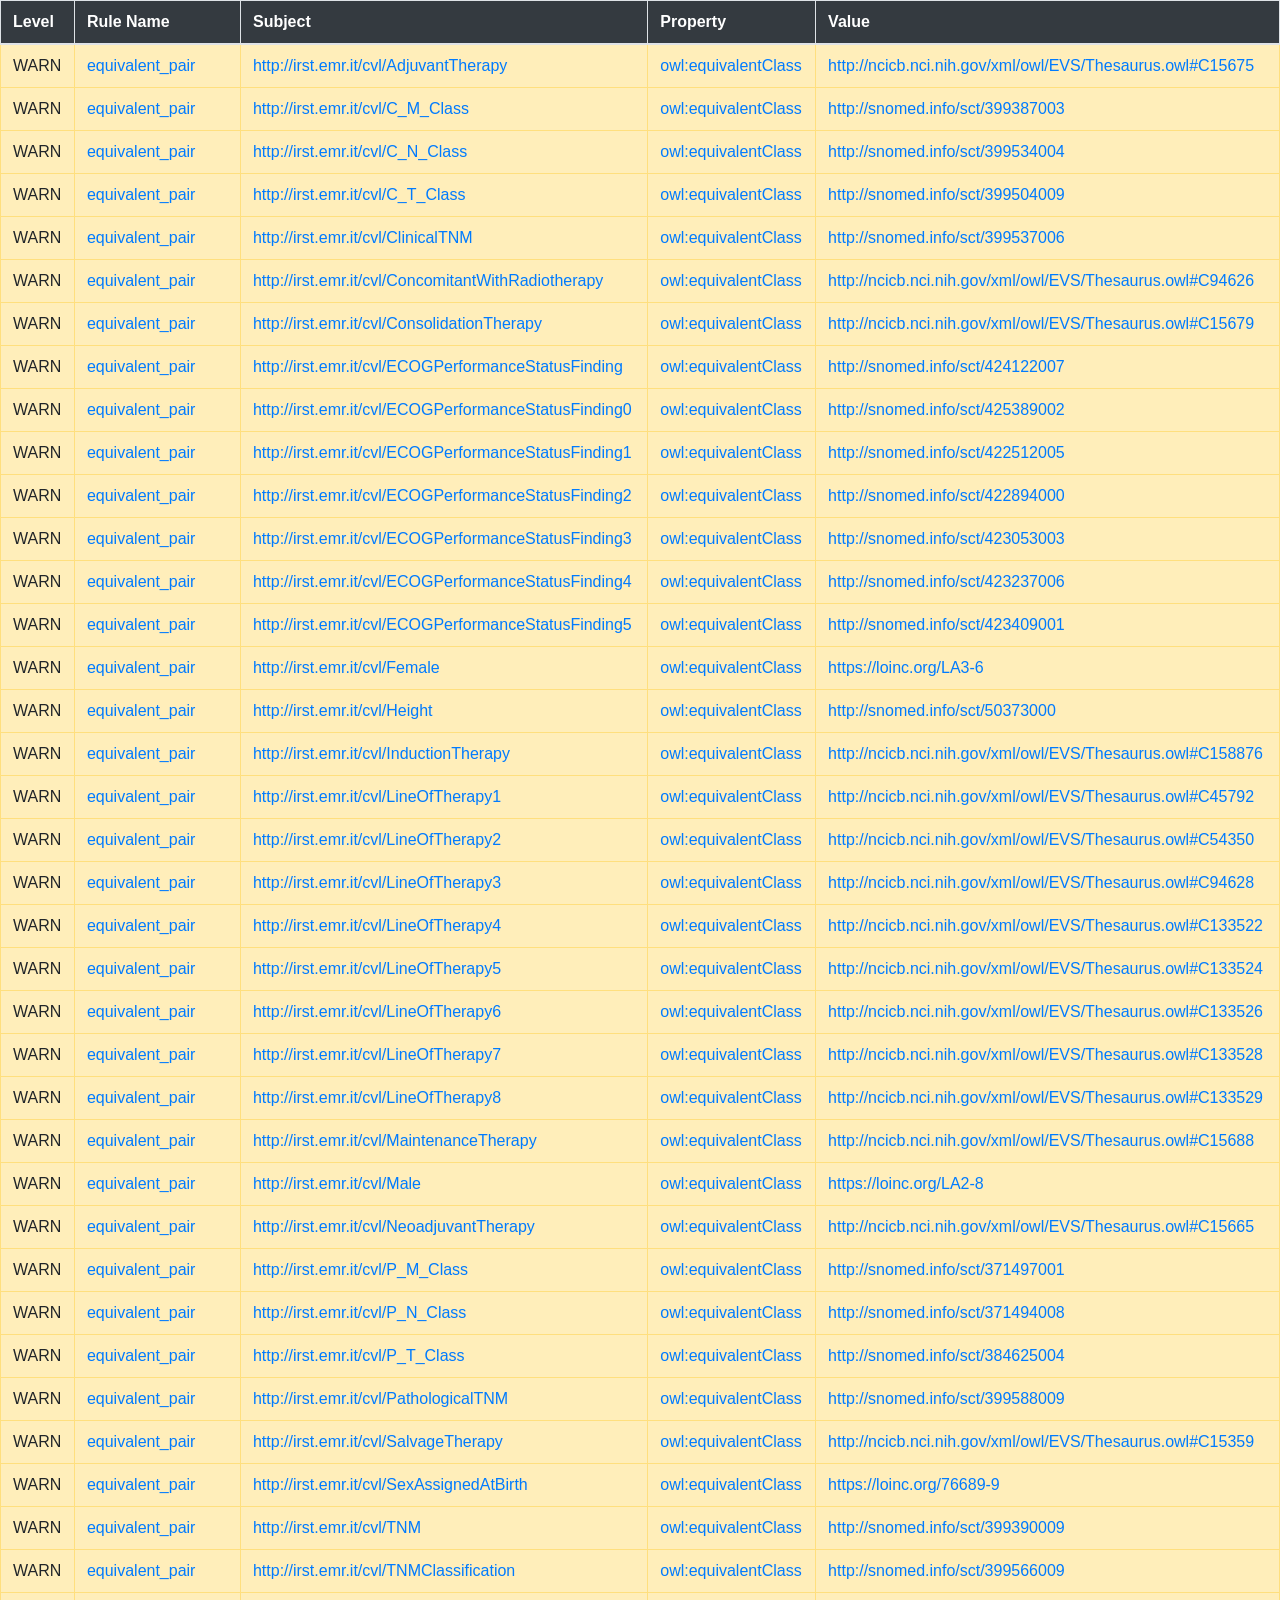
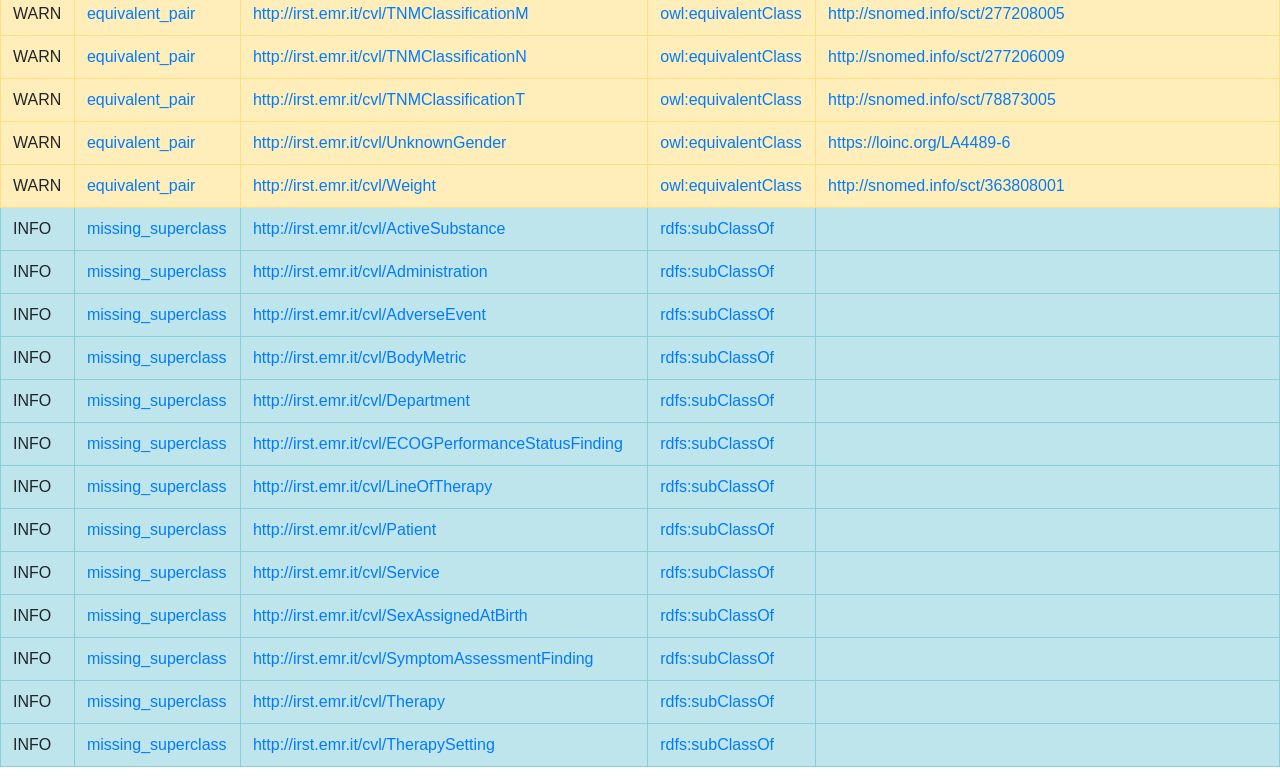
<file: docs/ontology/validation/robot_report.html>
<head><meta charset="utf-8"><title>CVL-O ROBOT report</title>
  <link rel="stylesheet" href="https://stackpath.bootstrapcdn.com/bootstrap/4.5.2/css/bootstrap.min.css">
</head>
<body>
<table class="table table-bordered table-striped">
<thead class="bg-dark text-white header-row">
<tr>
  <th>Level</th>
  <th>Rule Name</th>
  <th>Subject</th>
  <th>Property</th>
  <th>Value</th>
</tr>
</thead>
	<tr class="table-warning">
		<td>WARN</td>
		<td><a href="http://robot.obolibrary.org/report_queries/equivalent_pair">equivalent_pair</a></td>
		<td><a href="http://irst.emr.it/cvl/AdjuvantTherapy">http://irst.emr.it/cvl/AdjuvantTherapy</a></td>
		<td><a href="http://www.w3.org/2002/07/owl#equivalentClass">owl:equivalentClass</a></td>
		<td><a href="http://ncicb.nci.nih.gov/xml/owl/EVS/Thesaurus.owl#C15675">http://ncicb.nci.nih.gov/xml/owl/EVS/Thesaurus.owl#C15675</a></td>
	</tr>
	<tr class="table-warning">
		<td>WARN</td>
		<td><a href="http://robot.obolibrary.org/report_queries/equivalent_pair">equivalent_pair</a></td>
		<td><a href="http://irst.emr.it/cvl/C_M_Class">http://irst.emr.it/cvl/C_M_Class</a></td>
		<td><a href="http://www.w3.org/2002/07/owl#equivalentClass">owl:equivalentClass</a></td>
		<td><a href="http://snomed.info/sct/399387003">http://snomed.info/sct/399387003</a></td>
	</tr>
	<tr class="table-warning">
		<td>WARN</td>
		<td><a href="http://robot.obolibrary.org/report_queries/equivalent_pair">equivalent_pair</a></td>
		<td><a href="http://irst.emr.it/cvl/C_N_Class">http://irst.emr.it/cvl/C_N_Class</a></td>
		<td><a href="http://www.w3.org/2002/07/owl#equivalentClass">owl:equivalentClass</a></td>
		<td><a href="http://snomed.info/sct/399534004">http://snomed.info/sct/399534004</a></td>
	</tr>
	<tr class="table-warning">
		<td>WARN</td>
		<td><a href="http://robot.obolibrary.org/report_queries/equivalent_pair">equivalent_pair</a></td>
		<td><a href="http://irst.emr.it/cvl/C_T_Class">http://irst.emr.it/cvl/C_T_Class</a></td>
		<td><a href="http://www.w3.org/2002/07/owl#equivalentClass">owl:equivalentClass</a></td>
		<td><a href="http://snomed.info/sct/399504009">http://snomed.info/sct/399504009</a></td>
	</tr>
	<tr class="table-warning">
		<td>WARN</td>
		<td><a href="http://robot.obolibrary.org/report_queries/equivalent_pair">equivalent_pair</a></td>
		<td><a href="http://irst.emr.it/cvl/ClinicalTNM">http://irst.emr.it/cvl/ClinicalTNM</a></td>
		<td><a href="http://www.w3.org/2002/07/owl#equivalentClass">owl:equivalentClass</a></td>
		<td><a href="http://snomed.info/sct/399537006">http://snomed.info/sct/399537006</a></td>
	</tr>
	<tr class="table-warning">
		<td>WARN</td>
		<td><a href="http://robot.obolibrary.org/report_queries/equivalent_pair">equivalent_pair</a></td>
		<td><a href="http://irst.emr.it/cvl/ConcomitantWithRadiotherapy">http://irst.emr.it/cvl/ConcomitantWithRadiotherapy</a></td>
		<td><a href="http://www.w3.org/2002/07/owl#equivalentClass">owl:equivalentClass</a></td>
		<td><a href="http://ncicb.nci.nih.gov/xml/owl/EVS/Thesaurus.owl#C94626">http://ncicb.nci.nih.gov/xml/owl/EVS/Thesaurus.owl#C94626</a></td>
	</tr>
	<tr class="table-warning">
		<td>WARN</td>
		<td><a href="http://robot.obolibrary.org/report_queries/equivalent_pair">equivalent_pair</a></td>
		<td><a href="http://irst.emr.it/cvl/ConsolidationTherapy">http://irst.emr.it/cvl/ConsolidationTherapy</a></td>
		<td><a href="http://www.w3.org/2002/07/owl#equivalentClass">owl:equivalentClass</a></td>
		<td><a href="http://ncicb.nci.nih.gov/xml/owl/EVS/Thesaurus.owl#C15679">http://ncicb.nci.nih.gov/xml/owl/EVS/Thesaurus.owl#C15679</a></td>
	</tr>
	<tr class="table-warning">
		<td>WARN</td>
		<td><a href="http://robot.obolibrary.org/report_queries/equivalent_pair">equivalent_pair</a></td>
		<td><a href="http://irst.emr.it/cvl/ECOGPerformanceStatusFinding">http://irst.emr.it/cvl/ECOGPerformanceStatusFinding</a></td>
		<td><a href="http://www.w3.org/2002/07/owl#equivalentClass">owl:equivalentClass</a></td>
		<td><a href="http://snomed.info/sct/424122007">http://snomed.info/sct/424122007</a></td>
	</tr>
	<tr class="table-warning">
		<td>WARN</td>
		<td><a href="http://robot.obolibrary.org/report_queries/equivalent_pair">equivalent_pair</a></td>
		<td><a href="http://irst.emr.it/cvl/ECOGPerformanceStatusFinding0">http://irst.emr.it/cvl/ECOGPerformanceStatusFinding0</a></td>
		<td><a href="http://www.w3.org/2002/07/owl#equivalentClass">owl:equivalentClass</a></td>
		<td><a href="http://snomed.info/sct/425389002">http://snomed.info/sct/425389002</a></td>
	</tr>
	<tr class="table-warning">
		<td>WARN</td>
		<td><a href="http://robot.obolibrary.org/report_queries/equivalent_pair">equivalent_pair</a></td>
		<td><a href="http://irst.emr.it/cvl/ECOGPerformanceStatusFinding1">http://irst.emr.it/cvl/ECOGPerformanceStatusFinding1</a></td>
		<td><a href="http://www.w3.org/2002/07/owl#equivalentClass">owl:equivalentClass</a></td>
		<td><a href="http://snomed.info/sct/422512005">http://snomed.info/sct/422512005</a></td>
	</tr>
	<tr class="table-warning">
		<td>WARN</td>
		<td><a href="http://robot.obolibrary.org/report_queries/equivalent_pair">equivalent_pair</a></td>
		<td><a href="http://irst.emr.it/cvl/ECOGPerformanceStatusFinding2">http://irst.emr.it/cvl/ECOGPerformanceStatusFinding2</a></td>
		<td><a href="http://www.w3.org/2002/07/owl#equivalentClass">owl:equivalentClass</a></td>
		<td><a href="http://snomed.info/sct/422894000">http://snomed.info/sct/422894000</a></td>
	</tr>
	<tr class="table-warning">
		<td>WARN</td>
		<td><a href="http://robot.obolibrary.org/report_queries/equivalent_pair">equivalent_pair</a></td>
		<td><a href="http://irst.emr.it/cvl/ECOGPerformanceStatusFinding3">http://irst.emr.it/cvl/ECOGPerformanceStatusFinding3</a></td>
		<td><a href="http://www.w3.org/2002/07/owl#equivalentClass">owl:equivalentClass</a></td>
		<td><a href="http://snomed.info/sct/423053003">http://snomed.info/sct/423053003</a></td>
	</tr>
	<tr class="table-warning">
		<td>WARN</td>
		<td><a href="http://robot.obolibrary.org/report_queries/equivalent_pair">equivalent_pair</a></td>
		<td><a href="http://irst.emr.it/cvl/ECOGPerformanceStatusFinding4">http://irst.emr.it/cvl/ECOGPerformanceStatusFinding4</a></td>
		<td><a href="http://www.w3.org/2002/07/owl#equivalentClass">owl:equivalentClass</a></td>
		<td><a href="http://snomed.info/sct/423237006">http://snomed.info/sct/423237006</a></td>
	</tr>
	<tr class="table-warning">
		<td>WARN</td>
		<td><a href="http://robot.obolibrary.org/report_queries/equivalent_pair">equivalent_pair</a></td>
		<td><a href="http://irst.emr.it/cvl/ECOGPerformanceStatusFinding5">http://irst.emr.it/cvl/ECOGPerformanceStatusFinding5</a></td>
		<td><a href="http://www.w3.org/2002/07/owl#equivalentClass">owl:equivalentClass</a></td>
		<td><a href="http://snomed.info/sct/423409001">http://snomed.info/sct/423409001</a></td>
	</tr>
	<tr class="table-warning">
		<td>WARN</td>
		<td><a href="http://robot.obolibrary.org/report_queries/equivalent_pair">equivalent_pair</a></td>
		<td><a href="http://irst.emr.it/cvl/Female">http://irst.emr.it/cvl/Female</a></td>
		<td><a href="http://www.w3.org/2002/07/owl#equivalentClass">owl:equivalentClass</a></td>
		<td><a href="https://loinc.org/LA3-6">https://loinc.org/LA3-6</a></td>
	</tr>
	<tr class="table-warning">
		<td>WARN</td>
		<td><a href="http://robot.obolibrary.org/report_queries/equivalent_pair">equivalent_pair</a></td>
		<td><a href="http://irst.emr.it/cvl/Height">http://irst.emr.it/cvl/Height</a></td>
		<td><a href="http://www.w3.org/2002/07/owl#equivalentClass">owl:equivalentClass</a></td>
		<td><a href="http://snomed.info/sct/50373000">http://snomed.info/sct/50373000</a></td>
	</tr>
	<tr class="table-warning">
		<td>WARN</td>
		<td><a href="http://robot.obolibrary.org/report_queries/equivalent_pair">equivalent_pair</a></td>
		<td><a href="http://irst.emr.it/cvl/InductionTherapy">http://irst.emr.it/cvl/InductionTherapy</a></td>
		<td><a href="http://www.w3.org/2002/07/owl#equivalentClass">owl:equivalentClass</a></td>
		<td><a href="http://ncicb.nci.nih.gov/xml/owl/EVS/Thesaurus.owl#C158876">http://ncicb.nci.nih.gov/xml/owl/EVS/Thesaurus.owl#C158876</a></td>
	</tr>
	<tr class="table-warning">
		<td>WARN</td>
		<td><a href="http://robot.obolibrary.org/report_queries/equivalent_pair">equivalent_pair</a></td>
		<td><a href="http://irst.emr.it/cvl/LineOfTherapy1">http://irst.emr.it/cvl/LineOfTherapy1</a></td>
		<td><a href="http://www.w3.org/2002/07/owl#equivalentClass">owl:equivalentClass</a></td>
		<td><a href="http://ncicb.nci.nih.gov/xml/owl/EVS/Thesaurus.owl#C45792">http://ncicb.nci.nih.gov/xml/owl/EVS/Thesaurus.owl#C45792</a></td>
	</tr>
	<tr class="table-warning">
		<td>WARN</td>
		<td><a href="http://robot.obolibrary.org/report_queries/equivalent_pair">equivalent_pair</a></td>
		<td><a href="http://irst.emr.it/cvl/LineOfTherapy2">http://irst.emr.it/cvl/LineOfTherapy2</a></td>
		<td><a href="http://www.w3.org/2002/07/owl#equivalentClass">owl:equivalentClass</a></td>
		<td><a href="http://ncicb.nci.nih.gov/xml/owl/EVS/Thesaurus.owl#C54350">http://ncicb.nci.nih.gov/xml/owl/EVS/Thesaurus.owl#C54350</a></td>
	</tr>
	<tr class="table-warning">
		<td>WARN</td>
		<td><a href="http://robot.obolibrary.org/report_queries/equivalent_pair">equivalent_pair</a></td>
		<td><a href="http://irst.emr.it/cvl/LineOfTherapy3">http://irst.emr.it/cvl/LineOfTherapy3</a></td>
		<td><a href="http://www.w3.org/2002/07/owl#equivalentClass">owl:equivalentClass</a></td>
		<td><a href="http://ncicb.nci.nih.gov/xml/owl/EVS/Thesaurus.owl#C94628">http://ncicb.nci.nih.gov/xml/owl/EVS/Thesaurus.owl#C94628</a></td>
	</tr>
	<tr class="table-warning">
		<td>WARN</td>
		<td><a href="http://robot.obolibrary.org/report_queries/equivalent_pair">equivalent_pair</a></td>
		<td><a href="http://irst.emr.it/cvl/LineOfTherapy4">http://irst.emr.it/cvl/LineOfTherapy4</a></td>
		<td><a href="http://www.w3.org/2002/07/owl#equivalentClass">owl:equivalentClass</a></td>
		<td><a href="http://ncicb.nci.nih.gov/xml/owl/EVS/Thesaurus.owl#C133522">http://ncicb.nci.nih.gov/xml/owl/EVS/Thesaurus.owl#C133522</a></td>
	</tr>
	<tr class="table-warning">
		<td>WARN</td>
		<td><a href="http://robot.obolibrary.org/report_queries/equivalent_pair">equivalent_pair</a></td>
		<td><a href="http://irst.emr.it/cvl/LineOfTherapy5">http://irst.emr.it/cvl/LineOfTherapy5</a></td>
		<td><a href="http://www.w3.org/2002/07/owl#equivalentClass">owl:equivalentClass</a></td>
		<td><a href="http://ncicb.nci.nih.gov/xml/owl/EVS/Thesaurus.owl#C133524">http://ncicb.nci.nih.gov/xml/owl/EVS/Thesaurus.owl#C133524</a></td>
	</tr>
	<tr class="table-warning">
		<td>WARN</td>
		<td><a href="http://robot.obolibrary.org/report_queries/equivalent_pair">equivalent_pair</a></td>
		<td><a href="http://irst.emr.it/cvl/LineOfTherapy6">http://irst.emr.it/cvl/LineOfTherapy6</a></td>
		<td><a href="http://www.w3.org/2002/07/owl#equivalentClass">owl:equivalentClass</a></td>
		<td><a href="http://ncicb.nci.nih.gov/xml/owl/EVS/Thesaurus.owl#C133526">http://ncicb.nci.nih.gov/xml/owl/EVS/Thesaurus.owl#C133526</a></td>
	</tr>
	<tr class="table-warning">
		<td>WARN</td>
		<td><a href="http://robot.obolibrary.org/report_queries/equivalent_pair">equivalent_pair</a></td>
		<td><a href="http://irst.emr.it/cvl/LineOfTherapy7">http://irst.emr.it/cvl/LineOfTherapy7</a></td>
		<td><a href="http://www.w3.org/2002/07/owl#equivalentClass">owl:equivalentClass</a></td>
		<td><a href="http://ncicb.nci.nih.gov/xml/owl/EVS/Thesaurus.owl#C133528">http://ncicb.nci.nih.gov/xml/owl/EVS/Thesaurus.owl#C133528</a></td>
	</tr>
	<tr class="table-warning">
		<td>WARN</td>
		<td><a href="http://robot.obolibrary.org/report_queries/equivalent_pair">equivalent_pair</a></td>
		<td><a href="http://irst.emr.it/cvl/LineOfTherapy8">http://irst.emr.it/cvl/LineOfTherapy8</a></td>
		<td><a href="http://www.w3.org/2002/07/owl#equivalentClass">owl:equivalentClass</a></td>
		<td><a href="http://ncicb.nci.nih.gov/xml/owl/EVS/Thesaurus.owl#C133529">http://ncicb.nci.nih.gov/xml/owl/EVS/Thesaurus.owl#C133529</a></td>
	</tr>
	<tr class="table-warning">
		<td>WARN</td>
		<td><a href="http://robot.obolibrary.org/report_queries/equivalent_pair">equivalent_pair</a></td>
		<td><a href="http://irst.emr.it/cvl/MaintenanceTherapy">http://irst.emr.it/cvl/MaintenanceTherapy</a></td>
		<td><a href="http://www.w3.org/2002/07/owl#equivalentClass">owl:equivalentClass</a></td>
		<td><a href="http://ncicb.nci.nih.gov/xml/owl/EVS/Thesaurus.owl#C15688">http://ncicb.nci.nih.gov/xml/owl/EVS/Thesaurus.owl#C15688</a></td>
	</tr>
	<tr class="table-warning">
		<td>WARN</td>
		<td><a href="http://robot.obolibrary.org/report_queries/equivalent_pair">equivalent_pair</a></td>
		<td><a href="http://irst.emr.it/cvl/Male">http://irst.emr.it/cvl/Male</a></td>
		<td><a href="http://www.w3.org/2002/07/owl#equivalentClass">owl:equivalentClass</a></td>
		<td><a href="https://loinc.org/LA2-8">https://loinc.org/LA2-8</a></td>
	</tr>
	<tr class="table-warning">
		<td>WARN</td>
		<td><a href="http://robot.obolibrary.org/report_queries/equivalent_pair">equivalent_pair</a></td>
		<td><a href="http://irst.emr.it/cvl/NeoadjuvantTherapy">http://irst.emr.it/cvl/NeoadjuvantTherapy</a></td>
		<td><a href="http://www.w3.org/2002/07/owl#equivalentClass">owl:equivalentClass</a></td>
		<td><a href="http://ncicb.nci.nih.gov/xml/owl/EVS/Thesaurus.owl#C15665">http://ncicb.nci.nih.gov/xml/owl/EVS/Thesaurus.owl#C15665</a></td>
	</tr>
	<tr class="table-warning">
		<td>WARN</td>
		<td><a href="http://robot.obolibrary.org/report_queries/equivalent_pair">equivalent_pair</a></td>
		<td><a href="http://irst.emr.it/cvl/P_M_Class">http://irst.emr.it/cvl/P_M_Class</a></td>
		<td><a href="http://www.w3.org/2002/07/owl#equivalentClass">owl:equivalentClass</a></td>
		<td><a href="http://snomed.info/sct/371497001">http://snomed.info/sct/371497001</a></td>
	</tr>
	<tr class="table-warning">
		<td>WARN</td>
		<td><a href="http://robot.obolibrary.org/report_queries/equivalent_pair">equivalent_pair</a></td>
		<td><a href="http://irst.emr.it/cvl/P_N_Class">http://irst.emr.it/cvl/P_N_Class</a></td>
		<td><a href="http://www.w3.org/2002/07/owl#equivalentClass">owl:equivalentClass</a></td>
		<td><a href="http://snomed.info/sct/371494008">http://snomed.info/sct/371494008</a></td>
	</tr>
	<tr class="table-warning">
		<td>WARN</td>
		<td><a href="http://robot.obolibrary.org/report_queries/equivalent_pair">equivalent_pair</a></td>
		<td><a href="http://irst.emr.it/cvl/P_T_Class">http://irst.emr.it/cvl/P_T_Class</a></td>
		<td><a href="http://www.w3.org/2002/07/owl#equivalentClass">owl:equivalentClass</a></td>
		<td><a href="http://snomed.info/sct/384625004">http://snomed.info/sct/384625004</a></td>
	</tr>
	<tr class="table-warning">
		<td>WARN</td>
		<td><a href="http://robot.obolibrary.org/report_queries/equivalent_pair">equivalent_pair</a></td>
		<td><a href="http://irst.emr.it/cvl/PathologicalTNM">http://irst.emr.it/cvl/PathologicalTNM</a></td>
		<td><a href="http://www.w3.org/2002/07/owl#equivalentClass">owl:equivalentClass</a></td>
		<td><a href="http://snomed.info/sct/399588009">http://snomed.info/sct/399588009</a></td>
	</tr>
	<tr class="table-warning">
		<td>WARN</td>
		<td><a href="http://robot.obolibrary.org/report_queries/equivalent_pair">equivalent_pair</a></td>
		<td><a href="http://irst.emr.it/cvl/SalvageTherapy">http://irst.emr.it/cvl/SalvageTherapy</a></td>
		<td><a href="http://www.w3.org/2002/07/owl#equivalentClass">owl:equivalentClass</a></td>
		<td><a href="http://ncicb.nci.nih.gov/xml/owl/EVS/Thesaurus.owl#C15359">http://ncicb.nci.nih.gov/xml/owl/EVS/Thesaurus.owl#C15359</a></td>
	</tr>
	<tr class="table-warning">
		<td>WARN</td>
		<td><a href="http://robot.obolibrary.org/report_queries/equivalent_pair">equivalent_pair</a></td>
		<td><a href="http://irst.emr.it/cvl/SexAssignedAtBirth">http://irst.emr.it/cvl/SexAssignedAtBirth</a></td>
		<td><a href="http://www.w3.org/2002/07/owl#equivalentClass">owl:equivalentClass</a></td>
		<td><a href="https://loinc.org/76689-9">https://loinc.org/76689-9</a></td>
	</tr>
	<tr class="table-warning">
		<td>WARN</td>
		<td><a href="http://robot.obolibrary.org/report_queries/equivalent_pair">equivalent_pair</a></td>
		<td><a href="http://irst.emr.it/cvl/TNM">http://irst.emr.it/cvl/TNM</a></td>
		<td><a href="http://www.w3.org/2002/07/owl#equivalentClass">owl:equivalentClass</a></td>
		<td><a href="http://snomed.info/sct/399390009">http://snomed.info/sct/399390009</a></td>
	</tr>
	<tr class="table-warning">
		<td>WARN</td>
		<td><a href="http://robot.obolibrary.org/report_queries/equivalent_pair">equivalent_pair</a></td>
		<td><a href="http://irst.emr.it/cvl/TNMClassification">http://irst.emr.it/cvl/TNMClassification</a></td>
		<td><a href="http://www.w3.org/2002/07/owl#equivalentClass">owl:equivalentClass</a></td>
		<td><a href="http://snomed.info/sct/399566009">http://snomed.info/sct/399566009</a></td>
	</tr>
	<tr class="table-warning">
		<td>WARN</td>
		<td><a href="http://robot.obolibrary.org/report_queries/equivalent_pair">equivalent_pair</a></td>
		<td><a href="http://irst.emr.it/cvl/TNMClassificationM">http://irst.emr.it/cvl/TNMClassificationM</a></td>
		<td><a href="http://www.w3.org/2002/07/owl#equivalentClass">owl:equivalentClass</a></td>
		<td><a href="http://snomed.info/sct/277208005">http://snomed.info/sct/277208005</a></td>
	</tr>
	<tr class="table-warning">
		<td>WARN</td>
		<td><a href="http://robot.obolibrary.org/report_queries/equivalent_pair">equivalent_pair</a></td>
		<td><a href="http://irst.emr.it/cvl/TNMClassificationN">http://irst.emr.it/cvl/TNMClassificationN</a></td>
		<td><a href="http://www.w3.org/2002/07/owl#equivalentClass">owl:equivalentClass</a></td>
		<td><a href="http://snomed.info/sct/277206009">http://snomed.info/sct/277206009</a></td>
	</tr>
	<tr class="table-warning">
		<td>WARN</td>
		<td><a href="http://robot.obolibrary.org/report_queries/equivalent_pair">equivalent_pair</a></td>
		<td><a href="http://irst.emr.it/cvl/TNMClassificationT">http://irst.emr.it/cvl/TNMClassificationT</a></td>
		<td><a href="http://www.w3.org/2002/07/owl#equivalentClass">owl:equivalentClass</a></td>
		<td><a href="http://snomed.info/sct/78873005">http://snomed.info/sct/78873005</a></td>
	</tr>
	<tr class="table-warning">
		<td>WARN</td>
		<td><a href="http://robot.obolibrary.org/report_queries/equivalent_pair">equivalent_pair</a></td>
		<td><a href="http://irst.emr.it/cvl/UnknownGender">http://irst.emr.it/cvl/UnknownGender</a></td>
		<td><a href="http://www.w3.org/2002/07/owl#equivalentClass">owl:equivalentClass</a></td>
		<td><a href="https://loinc.org/LA4489-6">https://loinc.org/LA4489-6</a></td>
	</tr>
	<tr class="table-warning">
		<td>WARN</td>
		<td><a href="http://robot.obolibrary.org/report_queries/equivalent_pair">equivalent_pair</a></td>
		<td><a href="http://irst.emr.it/cvl/Weight">http://irst.emr.it/cvl/Weight</a></td>
		<td><a href="http://www.w3.org/2002/07/owl#equivalentClass">owl:equivalentClass</a></td>
		<td><a href="http://snomed.info/sct/363808001">http://snomed.info/sct/363808001</a></td>
	</tr>
	<tr class="table-info">
		<td>INFO</td>
		<td><a href="http://robot.obolibrary.org/report_queries/missing_superclass">missing_superclass</a></td>
		<td><a href="http://irst.emr.it/cvl/ActiveSubstance">http://irst.emr.it/cvl/ActiveSubstance</a></td>
		<td><a href="http://www.w3.org/2000/01/rdf-schema#subClassOf">rdfs:subClassOf</a></td>
		<td></td>
	</tr>
	<tr class="table-info">
		<td>INFO</td>
		<td><a href="http://robot.obolibrary.org/report_queries/missing_superclass">missing_superclass</a></td>
		<td><a href="http://irst.emr.it/cvl/Administration">http://irst.emr.it/cvl/Administration</a></td>
		<td><a href="http://www.w3.org/2000/01/rdf-schema#subClassOf">rdfs:subClassOf</a></td>
		<td></td>
	</tr>
	<tr class="table-info">
		<td>INFO</td>
		<td><a href="http://robot.obolibrary.org/report_queries/missing_superclass">missing_superclass</a></td>
		<td><a href="http://irst.emr.it/cvl/AdverseEvent">http://irst.emr.it/cvl/AdverseEvent</a></td>
		<td><a href="http://www.w3.org/2000/01/rdf-schema#subClassOf">rdfs:subClassOf</a></td>
		<td></td>
	</tr>
	<tr class="table-info">
		<td>INFO</td>
		<td><a href="http://robot.obolibrary.org/report_queries/missing_superclass">missing_superclass</a></td>
		<td><a href="http://irst.emr.it/cvl/BodyMetric">http://irst.emr.it/cvl/BodyMetric</a></td>
		<td><a href="http://www.w3.org/2000/01/rdf-schema#subClassOf">rdfs:subClassOf</a></td>
		<td></td>
	</tr>
	<tr class="table-info">
		<td>INFO</td>
		<td><a href="http://robot.obolibrary.org/report_queries/missing_superclass">missing_superclass</a></td>
		<td><a href="http://irst.emr.it/cvl/Department">http://irst.emr.it/cvl/Department</a></td>
		<td><a href="http://www.w3.org/2000/01/rdf-schema#subClassOf">rdfs:subClassOf</a></td>
		<td></td>
	</tr>
	<tr class="table-info">
		<td>INFO</td>
		<td><a href="http://robot.obolibrary.org/report_queries/missing_superclass">missing_superclass</a></td>
		<td><a href="http://irst.emr.it/cvl/ECOGPerformanceStatusFinding">http://irst.emr.it/cvl/ECOGPerformanceStatusFinding</a></td>
		<td><a href="http://www.w3.org/2000/01/rdf-schema#subClassOf">rdfs:subClassOf</a></td>
		<td></td>
	</tr>
	<tr class="table-info">
		<td>INFO</td>
		<td><a href="http://robot.obolibrary.org/report_queries/missing_superclass">missing_superclass</a></td>
		<td><a href="http://irst.emr.it/cvl/LineOfTherapy">http://irst.emr.it/cvl/LineOfTherapy</a></td>
		<td><a href="http://www.w3.org/2000/01/rdf-schema#subClassOf">rdfs:subClassOf</a></td>
		<td></td>
	</tr>
	<tr class="table-info">
		<td>INFO</td>
		<td><a href="http://robot.obolibrary.org/report_queries/missing_superclass">missing_superclass</a></td>
		<td><a href="http://irst.emr.it/cvl/Patient">http://irst.emr.it/cvl/Patient</a></td>
		<td><a href="http://www.w3.org/2000/01/rdf-schema#subClassOf">rdfs:subClassOf</a></td>
		<td></td>
	</tr>
	<tr class="table-info">
		<td>INFO</td>
		<td><a href="http://robot.obolibrary.org/report_queries/missing_superclass">missing_superclass</a></td>
		<td><a href="http://irst.emr.it/cvl/Service">http://irst.emr.it/cvl/Service</a></td>
		<td><a href="http://www.w3.org/2000/01/rdf-schema#subClassOf">rdfs:subClassOf</a></td>
		<td></td>
	</tr>
	<tr class="table-info">
		<td>INFO</td>
		<td><a href="http://robot.obolibrary.org/report_queries/missing_superclass">missing_superclass</a></td>
		<td><a href="http://irst.emr.it/cvl/SexAssignedAtBirth">http://irst.emr.it/cvl/SexAssignedAtBirth</a></td>
		<td><a href="http://www.w3.org/2000/01/rdf-schema#subClassOf">rdfs:subClassOf</a></td>
		<td></td>
	</tr>
	<tr class="table-info">
		<td>INFO</td>
		<td><a href="http://robot.obolibrary.org/report_queries/missing_superclass">missing_superclass</a></td>
		<td><a href="http://irst.emr.it/cvl/SymptomAssessmentFinding">http://irst.emr.it/cvl/SymptomAssessmentFinding</a></td>
		<td><a href="http://www.w3.org/2000/01/rdf-schema#subClassOf">rdfs:subClassOf</a></td>
		<td></td>
	</tr>
	<tr class="table-info">
		<td>INFO</td>
		<td><a href="http://robot.obolibrary.org/report_queries/missing_superclass">missing_superclass</a></td>
		<td><a href="http://irst.emr.it/cvl/Therapy">http://irst.emr.it/cvl/Therapy</a></td>
		<td><a href="http://www.w3.org/2000/01/rdf-schema#subClassOf">rdfs:subClassOf</a></td>
		<td></td>
	</tr>
	<tr class="table-info">
		<td>INFO</td>
		<td><a href="http://robot.obolibrary.org/report_queries/missing_superclass">missing_superclass</a></td>
		<td><a href="http://irst.emr.it/cvl/TherapySetting">http://irst.emr.it/cvl/TherapySetting</a></td>
		<td><a href="http://www.w3.org/2000/01/rdf-schema#subClassOf">rdfs:subClassOf</a></td>
		<td></td>
	</tr>
</table>
</body>
</file>
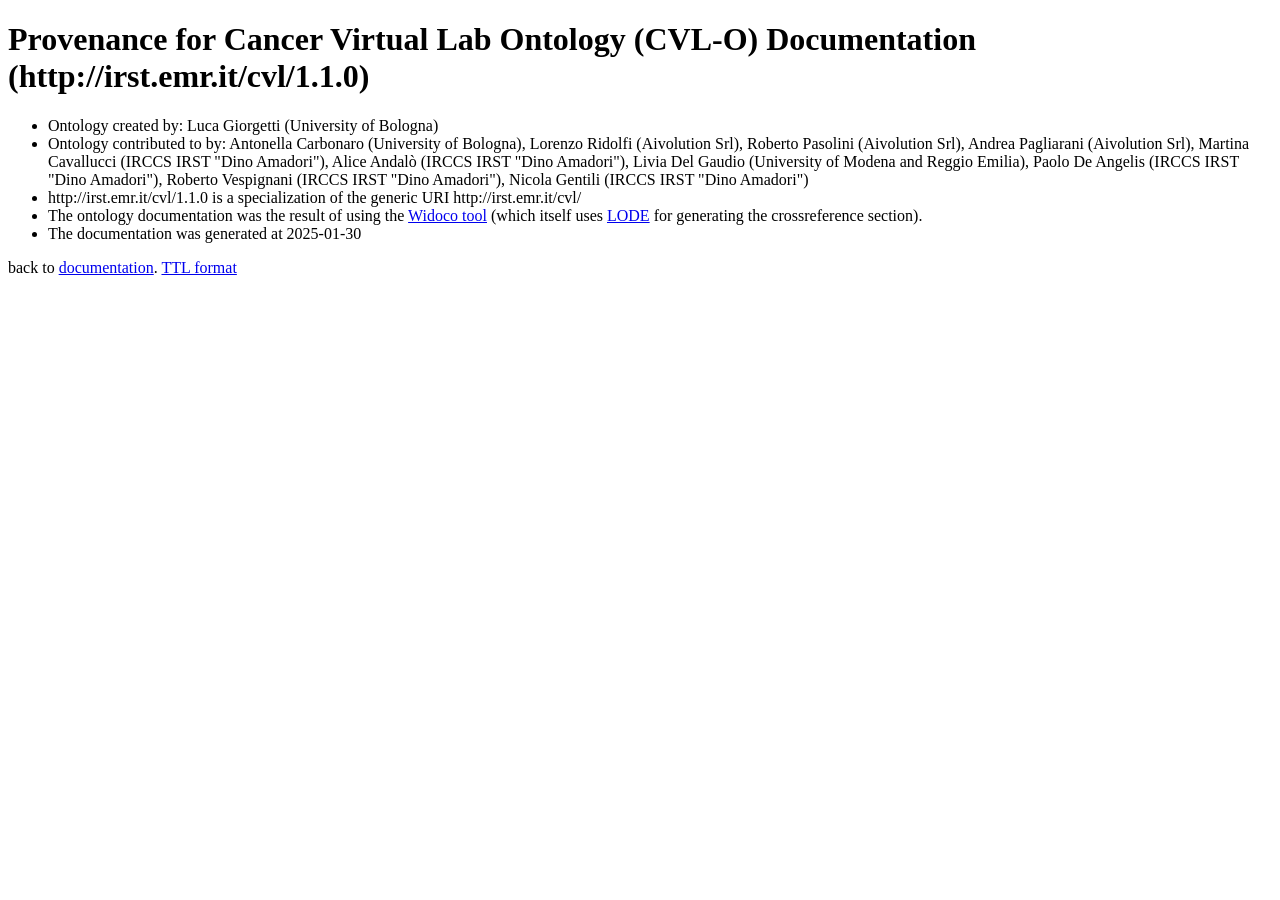
<file: docs/ontology/doc/provenance/provenance-en.html>
<!DOCTYPE html>
<html>
<head>
<meta http-equiv="content-type" content="text/html; charset=UTF-8" />
 
  </head> 

<body>
<div class="head">
<h1>Provenance for Cancer Virtual Lab Ontology (CVL-O) Documentation (http://irst.emr.it/cvl/1.1.0)</h1>
<ul>
	<li>Ontology created by: Luca Giorgetti (University of Bologna)</li>	<li>Ontology contributed to by: Antonella Carbonaro (University of Bologna), Lorenzo Ridolfi (Aivolution Srl), Roberto Pasolini (Aivolution Srl), Andrea Pagliarani (Aivolution Srl), Martina Cavallucci (IRCCS IRST "Dino Amadori"), Alice Andalò (IRCCS IRST "Dino Amadori"), Livia Del Gaudio (University of Modena and Reggio Emilia), Paolo De Angelis (IRCCS IRST "Dino Amadori"), Roberto Vespignani (IRCCS IRST "Dino Amadori"), Nicola Gentili (IRCCS IRST "Dino Amadori")</li>
<li>http://irst.emr.it/cvl/1.1.0 is a specialization of the generic URI http://irst.emr.it/cvl/</li>
<li>The ontology documentation was the result of using the <a href="https://github.com/dgarijo/Widoco">Widoco tool</a> (which itself uses <a href="http://www.essepuntato.it/lode/">LODE</a> for generating the crossreference section).</li>
<li>The documentation was generated at 2025-01-30</ul>
</div>
<p>back to <a href="..\index-en.html">documentation</a>. <a href="provenance-en.ttl">TTL format</a></p></div>
</body> 
</html>
</file>
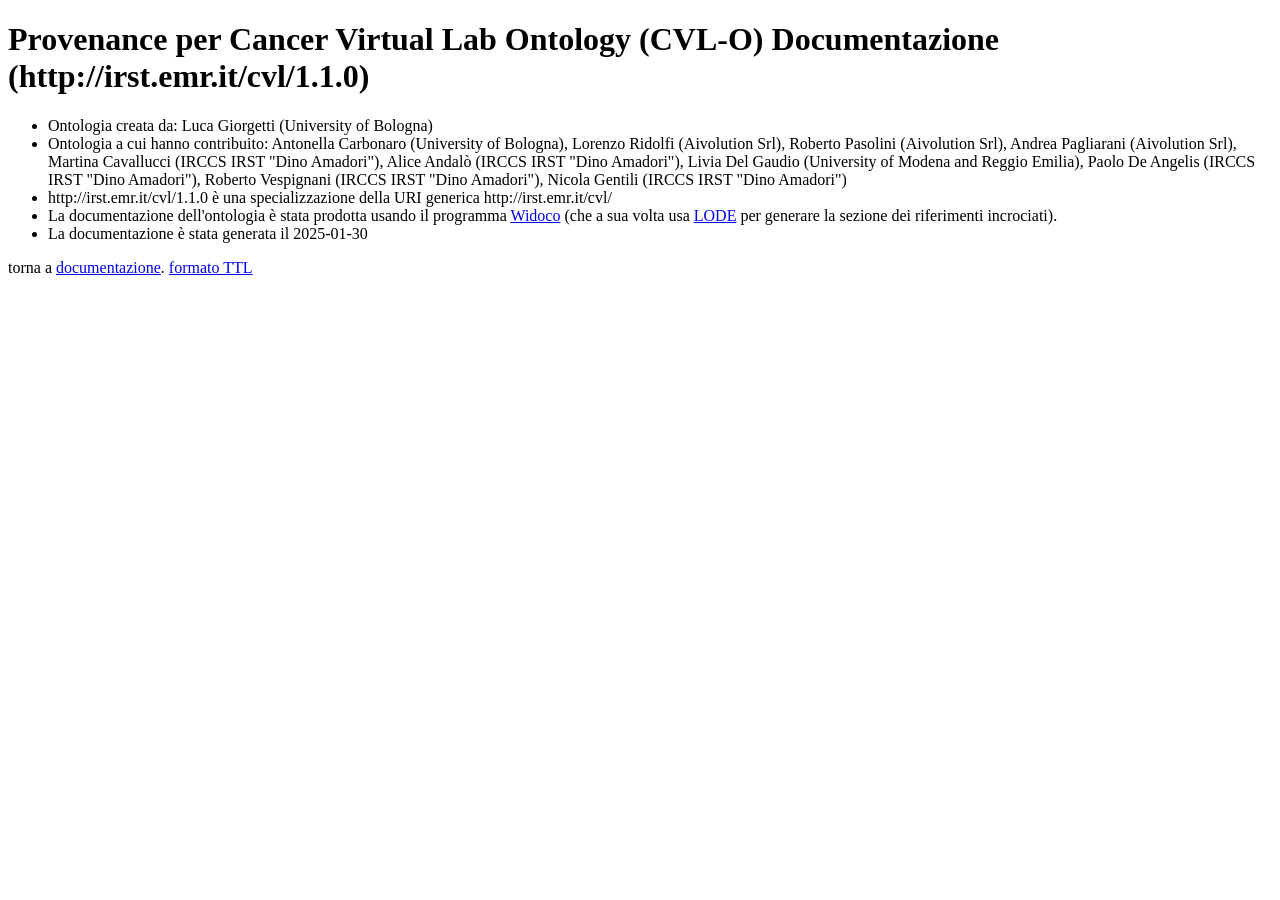
<file: docs/ontology/doc/provenance/provenance-it.html>
<!DOCTYPE html>
<html>
<head>
<meta http-equiv="content-type" content="text/html; charset=UTF-8" />
 
  </head> 

<body>
<div class="head">
<h1>Provenance per Cancer Virtual Lab Ontology (CVL-O) Documentazione (http://irst.emr.it/cvl/1.1.0)</h1>
<ul>
	<li>Ontologia creata da: Luca Giorgetti (University of Bologna)</li>	<li>Ontologia a cui hanno contribuito: Antonella Carbonaro (University of Bologna), Lorenzo Ridolfi (Aivolution Srl), Roberto Pasolini (Aivolution Srl), Andrea Pagliarani (Aivolution Srl), Martina Cavallucci (IRCCS IRST "Dino Amadori"), Alice Andalò (IRCCS IRST "Dino Amadori"), Livia Del Gaudio (University of Modena and Reggio Emilia), Paolo De Angelis (IRCCS IRST "Dino Amadori"), Roberto Vespignani (IRCCS IRST "Dino Amadori"), Nicola Gentili (IRCCS IRST "Dino Amadori")</li>
<li>http://irst.emr.it/cvl/1.1.0 &egrave;  una specializzazione della URI generica http://irst.emr.it/cvl/</li>
<li>La documentazione dell'ontologia &egrave;  stata prodotta usando il programma <a href="https://github.com/dgarijo/Widoco">Widoco</a> (che a sua volta usa <a href="http://www.essepuntato.it/lode/">LODE</a> per generare la sezione dei riferimenti incrociati).</li>
<li>La documentazione &egrave;  stata generata il 2025-01-30</ul>
</div>
<p>torna a <a href="..\index-it.html">documentazione</a>. <a href="provenance-it.ttl">formato TTL</a></p></div>
</body> 
</html>
</file>
<file: docs/assets/site.css>
/* Shared style of the Cancer Virtual Lab site (landing and ontology page) */
:root {
  --bg: #f6f8fa; --bg-2: #eef2f5; --fg: #0f1720; --muted: #55606d; --faint: #8a95a1;
  --line: rgba(15, 23, 32, .08); --surface: #ffffff; --shell: rgba(15, 23, 32, .035);
  --accent: #0a97c0; --accent-strong: #0CA7D3; --accent-soft: rgba(12, 167, 211, .12);
  --on-accent: #ffffff; --glow: rgba(12, 167, 211, .22); --ok: #1a9a52;
  --shadow: 0 24px 48px -24px rgba(10, 70, 95, .22), 0 2px 6px -2px rgba(10, 70, 95, .08);
  --ease: cubic-bezier(.32, .72, 0, 1);
  color-scheme: light;
}
/* dark theme: from the system unless the visitor chose light, or chosen with the theme switch */
@media (prefers-color-scheme: dark) {
  :root:not([data-theme="light"]) {
    --bg: #0b1016; --bg-2: #0f161e; --fg: #e8eef3; --muted: #9aa7b3; --faint: #6b7884;
    --line: rgba(232, 238, 243, .08); --surface: #121a23; --shell: rgba(232, 238, 243, .035);
    --accent: #33bfe6; --accent-strong: #0CA7D3; --accent-soft: rgba(12, 167, 211, .16);
    --on-accent: #04141b; --glow: rgba(12, 167, 211, .28); --ok: #3fcf7f;
    --shadow: 0 24px 48px -24px rgba(0, 0, 0, .6), 0 2px 6px -2px rgba(0, 0, 0, .4);
    color-scheme: dark;
  }
}
:root[data-theme="dark"] {
  --bg: #0b1016; --bg-2: #0f161e; --fg: #e8eef3; --muted: #9aa7b3; --faint: #6b7884;
  --line: rgba(232, 238, 243, .08); --surface: #121a23; --shell: rgba(232, 238, 243, .035);
  --accent: #33bfe6; --accent-strong: #0CA7D3; --accent-soft: rgba(12, 167, 211, .16);
  --on-accent: #04141b; --glow: rgba(12, 167, 211, .28); --ok: #3fcf7f;
  --shadow: 0 24px 48px -24px rgba(0, 0, 0, .6), 0 2px 6px -2px rgba(0, 0, 0, .4);
  color-scheme: dark;
}
* { box-sizing: border-box; }
html { scroll-behavior: smooth; }
body {
  margin: 0; background: var(--bg); color: var(--fg);
  font: 16px/1.6 "Geist", system-ui, -apple-system, "Segoe UI", sans-serif;
  -webkit-font-smoothing: antialiased; overflow-x: hidden;
}
body::before {
  /* soft brand glow behind the hero */
  content: ""; position: absolute; inset: -20vh -10vw auto; height: 90vh; z-index: -1;
  background:
    radial-gradient(40% 50% at 78% 38%, var(--glow), transparent 70%),
    radial-gradient(30% 40% at 12% 8%, var(--accent-soft), transparent 70%);
  pointer-events: none;
}
body::after {
  /* fine grain, fixed and non-interactive */
  content: ""; position: fixed; inset: 0; pointer-events: none; opacity: .035; z-index: 2;
  background-image: url("data:image/svg+xml,%3Csvg xmlns='http://www.w3.org/2000/svg' width='160' height='160'%3E%3Cfilter id='n'%3E%3CfeTurbulence type='fractalNoise' baseFrequency='.9' numOctaves='2' stitchTiles='stitch'/%3E%3C/filter%3E%3Crect width='100%25' height='100%25' filter='url(%23n)'/%3E%3C/svg%3E");
}
a { color: var(--accent); }
a:focus-visible, .btn:focus-visible { outline: 2px solid var(--accent); outline-offset: 3px; border-radius: 999px; }
.skip { position: absolute; left: -9999px; }
.skip:focus { left: 16px; top: 16px; z-index: 3; background: var(--surface); padding: 8px 12px; border-radius: 8px; }
.wrap { max-width: 1160px; margin: 0 auto; padding: 0 24px; }

/* floating nav */
nav {
  position: sticky; top: 16px; z-index: 1; margin: 16px auto 0; width: max-content; max-width: calc(100% - 32px);
  display: flex; align-items: center; gap: 28px; padding: 8px 8px 8px 18px; border-radius: 999px;
  background: color-mix(in srgb, var(--surface) 72%, transparent); border: 1px solid var(--line);
  backdrop-filter: blur(14px); -webkit-backdrop-filter: blur(14px); box-shadow: var(--shadow);
}
nav .brand { display: flex; }
nav .brand img { height: 26px; width: auto; display: block; }
nav ul { display: flex; gap: 22px; list-style: none; margin: 0; padding: 0; font-size: .92rem; font-weight: 500; }
nav ul a { color: var(--muted); text-decoration: none; transition: color .3s var(--ease); }
nav ul a:hover { color: var(--fg); }
nav .btn { padding: 8px 8px 8px 16px; font-size: .9rem; }
nav .btn .ico { width: 26px; height: 26px; }

/* buttons with a nested icon */
.btn {
  display: inline-flex; align-items: center; gap: 12px; padding: 10px 10px 10px 22px; border-radius: 999px;
  background: var(--fg); color: var(--bg); text-decoration: none; font-weight: 600; font-size: 1rem;
  transition: transform .5s var(--ease), background-color .3s var(--ease), box-shadow .5s var(--ease);
}
.btn.accent { background: var(--accent-strong); color: var(--on-accent); box-shadow: 0 12px 28px -12px var(--glow); }
.btn .ico {
  display: grid; place-items: center; width: 34px; height: 34px; border-radius: 999px;
  background: color-mix(in srgb, currentColor 14%, transparent); transition: transform .5s var(--ease);
}
.btn:hover .ico { transform: translate(2px, -2px) scale(1.06); }
.btn:active { transform: scale(.98); }
.link { color: var(--fg); font-weight: 500; text-decoration: none; border-bottom: 1px solid var(--line); padding-bottom: 2px; transition: border-color .3s var(--ease); }
.link:hover { border-color: var(--accent); }

/* hero */
.hero { display: grid; grid-template-columns: minmax(0, 1.15fr) minmax(0, .85fr); gap: 56px; align-items: center; padding-block: 112px 128px; }
.eyebrow {
  display: inline-flex; align-items: center; gap: 8px; padding: 6px 12px; border-radius: 999px; max-width: 100%;
  background: var(--accent-soft); color: var(--accent); font: 500 .72rem/1 "Geist Mono", monospace;
  letter-spacing: .14em; text-transform: uppercase;
}
.eyebrow::before { content: ""; flex: none; width: 6px; height: 6px; border-radius: 50%; background: var(--accent-strong); }
h1 {
  font-size: clamp(2.3rem, 4.4vw, 3.6rem); line-height: 1.06; letter-spacing: -.035em; font-weight: 600;
  margin: 24px 0 24px; text-wrap: balance;
}
h1 em { font-style: normal; color: var(--accent); }
.lead { font-size: 1.2rem; color: var(--muted); max-width: 34em; margin: 0 0 36px; text-wrap: pretty; }
.cta { display: flex; flex-wrap: wrap; align-items: center; gap: 24px; }

/* hero visual: the CVL mark in a machined frame */
.shell { padding: 8px; border-radius: 32px; background: var(--shell); border: 1px solid var(--line); }
.core {
  border-radius: 25px; background: var(--surface); box-shadow: var(--shadow), inset 0 1px 0 rgba(255, 255, 255, .06);
  overflow: hidden; position: relative;
}
.visual .core { aspect-ratio: 1; display: grid; place-items: center; }
.visual .core::before {
  content: ""; position: absolute; inset: 0;
  background: radial-gradient(55% 55% at 50% 50%, var(--accent-soft), transparent 70%);
}
.visual svg.graph { position: absolute; inset: 0; width: 100%; height: 100%; }
.graph line { stroke: var(--accent-strong); stroke-opacity: .28; stroke-width: 1; }
.graph circle { fill: var(--accent-strong); }
.graph .pulse { animation: pulse 4.8s var(--ease) infinite; transform-box: fill-box; transform-origin: center; }
.graph .pulse:nth-of-type(2n) { animation-delay: 1.6s; }
.graph .pulse:nth-of-type(3n) { animation-delay: 3.2s; }
@keyframes pulse { 0%, 100% { opacity: .35; transform: scale(1); } 50% { opacity: 1; transform: scale(1.5); } }
.mark { width: 42%; position: relative; animation: float 7s ease-in-out infinite; filter: drop-shadow(0 18px 30px var(--glow)); }
@keyframes float { 0%, 100% { transform: translateY(0); } 50% { transform: translateY(-10px); } }

/* sections */
section { padding: 96px 0; }
.section-head { max-width: 40em; margin-bottom: 48px; }
h2 { font-size: clamp(1.9rem, 3.4vw, 2.6rem); line-height: 1.1; letter-spacing: -.025em; font-weight: 600; margin: 16px 0 12px; text-wrap: balance; }
.section-head p { color: var(--muted); font-size: 1.08rem; margin: 0; text-wrap: pretty; }

/* data flow */
.flow { display: grid; grid-template-columns: repeat(4, 1fr); gap: 0; position: relative; counter-reset: step; }
.flow::before {
  content: ""; position: absolute; top: 27px; left: 28px; right: 12%; height: 1px;
  background: linear-gradient(90deg, var(--accent-strong), color-mix(in srgb, var(--accent-strong) 15%, transparent));
}
.step { position: relative; padding-right: 32px; }
.step .num {
  position: relative; display: grid; place-items: center; width: 56px; height: 56px; border-radius: 18px;
  background: var(--surface); border: 1px solid var(--line); box-shadow: var(--shadow);
  font: 500 .9rem/1 "Geist Mono", monospace; color: var(--accent);
}
.step h3 { font-size: 1.15rem; font-weight: 600; letter-spacing: -.01em; margin: 24px 0 8px; }
.step p { color: var(--muted); margin: 0; font-size: .97rem; }
.step code { font: 500 .85em "Geist Mono", monospace; color: var(--fg); }

/* resources bento */
.bento { display: grid; grid-template-columns: repeat(12, 1fr); gap: 20px; }
.tile { grid-column: span 5; display: flex; }
.tile.big { grid-column: span 7; grid-row: span 2; }
.tile .core { padding: 32px; display: flex; flex-direction: column; gap: 12px; width: 100%; }
.tile .label { font: 500 .72rem/1 "Geist Mono", monospace; letter-spacing: .14em; text-transform: uppercase; color: var(--faint); }
.tile h3 { font-size: 1.45rem; letter-spacing: -.02em; font-weight: 600; margin: 0; }
.tile.big h3 { font-size: 2rem; }
.tile p { color: var(--muted); margin: 0; flex: 1; text-wrap: pretty; }
.tile .actions { display: flex; flex-wrap: wrap; align-items: center; gap: 20px; margin-top: 12px; }
.facts { display: flex; flex-wrap: wrap; gap: 28px; margin: 12px 0 4px; }
.facts div { display: flex; flex-direction: column; }
.facts b { font-size: 1.9rem; font-weight: 600; letter-spacing: -.03em; font-variant-numeric: tabular-nums; }
.facts span { color: var(--faint); font-size: .85rem; }
.doi { font: 500 .9rem "Geist Mono", monospace; overflow-wrap: anywhere; }

/* partners + footer */
.partners { list-style: none; margin: 0; padding: 0; display: grid; grid-template-columns: repeat(4, minmax(0, 1fr)); gap: 1px;
  background: var(--line); border: 1px solid var(--line); border-radius: 24px; overflow: hidden; }
.partners li { background: var(--surface); padding: 28px 24px; display: flex; flex-direction: column; gap: 6px; min-height: 148px; }
.partners .logo {
  /* logos keep a white plate in both themes: some are only available for light backgrounds */
  display: grid; place-items: center; height: 104px; padding: 14px 20px; margin-bottom: 14px; border-radius: 16px;
  background: #ffffff; border: 1px solid rgba(15, 23, 32, .06); transition: transform .5s var(--ease), box-shadow .5s var(--ease);
}
.partners .logo:hover { transform: translateY(-2px); box-shadow: var(--shadow); }
.partners .logo img { width: auto; height: auto; max-width: 100%; max-height: 60px; }
.partners .logo img.unibo { max-height: 72px; }
.partners .logo img.ifab { max-height: 40px; }
.partners b { font-size: 1.08rem; font-weight: 600; letter-spacing: -.01em; }
.partners span { color: var(--muted); font-size: .9rem; text-wrap: pretty; }
footer { border-top: 1px solid var(--line); padding: 32px 0 48px; color: var(--faint); font-size: .9rem; }
footer .wrap { display: flex; flex-wrap: wrap; justify-content: space-between; gap: 16px; align-items: center; }
footer img { height: 22px; width: auto; display: block; }
footer a { color: var(--muted); }

/* entry motion */
.js .reveal { opacity: 0; transform: translateY(24px); filter: blur(6px); transition: opacity .9s var(--ease), transform .9s var(--ease), filter .9s var(--ease); }
.js .reveal.in { opacity: 1; transform: none; filter: none; }
.d1 { transition-delay: .08s; } .d2 { transition-delay: .16s; } .d3 { transition-delay: .24s; } .d4 { transition-delay: .32s; }
@media (prefers-reduced-motion: reduce) {
  .js .reveal { opacity: 1; transform: none; filter: none; transition: none; }
  .mark, .graph .pulse { animation: none; }
  html { scroll-behavior: auto; }
}

@media (max-width: 860px) {
  nav ul { display: none; }
  .hero { grid-template-columns: minmax(0, 1fr); gap: 48px; padding-block: 72px 80px; }
  .eyebrow { line-height: 1.5; }
  .visual { max-width: 420px; }
  .flow { grid-template-columns: 1fr; gap: 32px; }
  .flow::before { top: 28px; bottom: 28px; left: 27px; right: auto; width: 1px; height: auto;
    background: linear-gradient(180deg, var(--accent-strong), color-mix(in srgb, var(--accent-strong) 15%, transparent)); }
  .step { display: grid; grid-template-columns: 56px 1fr; grid-template-rows: auto 1fr; column-gap: 20px; padding: 0; }
  .step .num { grid-row: span 2; }
  .step h3 { margin: 4px 0 6px; }
  .step p { grid-column: 2; }
  .tile, .tile.big { grid-column: 1 / -1; grid-row: auto; }
  .partners { grid-template-columns: repeat(2, minmax(0, 1fr)); }
  section { padding: 64px 0; }
}
@media (max-width: 480px) {
  .wrap { padding: 0 16px; }
  nav { gap: 12px; }
  .tile .core { padding: 24px; }
  .partners { grid-template-columns: minmax(0, 1fr); }
  .partners li { min-height: 0; }
}

/* logo variants follow the active theme */
.logo-dark { display: none !important; }
@media (prefers-color-scheme: dark) {
  :root:not([data-theme="light"]) .logo-light { display: none !important; }
  :root:not([data-theme="light"]) .logo-dark { display: block !important; }
}
:root[data-theme="dark"] .logo-light { display: none !important; }
:root[data-theme="dark"] .logo-dark { display: block !important; }

/* theme switch */
.theme-toggle {
  display: grid; place-items: center; width: 36px; height: 36px; padding: 0; border-radius: 999px; cursor: pointer;
  border: 1px solid var(--line); background: transparent; color: var(--muted);
  transition: color .3s var(--ease), border-color .3s var(--ease), transform .5s var(--ease);
}
.theme-toggle:hover { color: var(--fg); border-color: color-mix(in srgb, var(--accent-strong) 45%, transparent); }
.theme-toggle:active { transform: scale(.94); }
.theme-toggle:focus-visible { outline: 2px solid var(--accent); outline-offset: 3px; }
.theme-toggle svg { transition: transform .6s var(--ease); }
:root[data-theme="dark"] .theme-toggle svg { transform: rotate(180deg); }
@media (prefers-color-scheme: dark) { :root:not([data-theme]) .theme-toggle svg { transform: rotate(180deg); } }
</file>
<file: docs/ontology/doc/webvowl/css/webvowl.css>
/*-----------------------------------------------------------------
 VOWL graphical elements (part of spec) - mixed CSS and SVG styles
-----------------------------------------------------------------*/

/*-------- Text --------*/
.text {
    font-family: Helvetica, Arial, sans-serif;
    font-size: 12px;
}

.subtext {
    font-size: 9px;
}

.text.instance-count {
    fill: #666;
}

.external + text .instance-count {
    fill: #aaa;
}

.cardinality {
    font-size: 10px;
}

.text, .embedded {
    pointer-events: none;
}

/*------- Colors ------*/
.class, .object, .disjoint, .objectproperty, .disjointwith, .equivalentproperty, .transitiveproperty, .functionalproperty, .inversefunctionalproperty, .symmetricproperty, .allvaluesfromproperty, .somevaluesfromproperty {
    fill: #acf;
}

.label .datatype, .datatypeproperty {
    fill: #9c6;
}

.rdf, .rdfproperty {
    fill: #c9c;
}

.literal, .node .datatype {
    fill: #fc3;
}

.deprecated, .deprecatedproperty {
    fill: #ccc;
}

.external, .externalproperty {
    /*fill: #36c;*/
}

path, .nofill {
    fill: none;
}

marker path {
    fill: #000;
}

.class, path, line, .fineline {
    stroke: #000;
}

.white, .subclass, .subclassproperty, .external + text {
    fill: #fff;
}

.class.hovered, .property.hovered, .cardinality.hovered, .cardinality.focused, .filled.hovered, .filled.focused, .values-from.filled.hovered {
    fill: #f00 !important;
    cursor: pointer;
}

.hoveredForEditing {
    fill: #f00 !important;
    cursor: pointer;
}

.feature {
    fill: #f00;
    cursor: pointer;
}

@-webkit-keyframes pulseAnimation {
    0% {
        -webkit-transform: scale(1.5);
        stroke-width: 3.33;
    }
    50% {
        stroke-width: 4;
    }
    100% {
        -webkit-transform: scale(1.0);
        stroke-width: 5;
    }
}

@-moz-keyframes pulseAnimation {
    0% {
        -webkit-transform: scale(1.5);
        stroke-width: 3.33;
    }
    50% {
        stroke-width: 4;
    }
    100% {
        -webkit-transform: scale(1.0);
        stroke-width: 5;
    }
}

@-o-keyframes pulseAnimation {
    0% {
        -webkit-transform: scale(1.5);
        stroke-width: 3.33;
    }
    50% {
        stroke-width: 4;
    }
    100% {
        -webkit-transform: scale(1.0);
        stroke-width: 5;
    }
}

@keyframes pulseAnimation {
    0% {
        -webkit-transform: scale(1.5);
        stroke-width: 3.33;
    }
    50% {
        stroke-width: 4;
    }
    100% {
        -webkit-transform: scale(1.0);
        stroke-width: 5;
    }
}

.searchResultA {
    fill: none;
    stroke-width: 5;
    stroke: #f00;
    -webkit-animation-name: pulseAnimation;
    -moz-animation-name: pulseAnimation;
    -o-animation-name: pulseAnimation;
    animation-name: pulseAnimation;

    -webkit-animation-duration: 0.8s;
    -moz-animation-duration: 0.8s;
    -o-animation-duration: 0.8s;
    animation-duration: 0.8s;

    -webkit-transform: translateZ(0);
    -o-transform: translateZ(0);
    -webkit-animation-iteration-count: 3;
    -moz-animation-iteration-count: 3;
    -o-animation-iteration-count: 3;
    animation-iteration-count: 3;

    -webkit-animation-timing-function: linear;
    -moz-animation-timing-function: linear;
    -o-animation-timing-function: linear;
    animation-timing-function: linear;

}

/* a class for not animated search results (hovered over node)*/
.searchResultB {
    fill: none;
    stroke-width: 5;
    stroke: #f00;
}

.hovered-MathSymbol {
    fill: none;
    stroke: #f00 !important;
}

.focused, path.hovered {
    stroke: #f00 !important;
}

.indirect-highlighting, .feature:hover {
    fill: #f90;
    cursor: pointer;
}

.feature_hover {
    fill: #f90;
    cursor: pointer;
}

.values-from {
    stroke: #69c;
}

.symbol, .values-from.filled {
    fill: #69c;
}

/*------- Strokes ------*/
.class, path, line {
    stroke-width: 2;
}

.fineline {
    stroke-width: 1;
}

.dashed, .anonymous {
    stroke-dasharray: 8;
}

.dotted {
    stroke-dasharray: 3;
}

rect.focused, circle.focused {
    stroke-width: 4px;
}

.nostroke {
    stroke: none;
}

/*-----------------------------------------------------------------
 Additional elements for the WebVOWL demo (NOT part of spec)
-----------------------------------------------------------------*/

.addDataPropertyElement {
    fill: #9c6 !important;
    cursor: pointer;
    stroke-width: 2;
    stroke: black;
}

.addDataPropertyElement:hover {
    fill: #f90 !important;
    cursor: pointer;
    stroke-width: 2;
    stroke: black;
}

.superHiddenElement {
    fill: rgba(255, 153, 0, 0.4);
    cursor: pointer;
    stroke-width: 0;
    stroke: black;
    /*opacity:0;*/
}

.superOpacityElement {
    opacity: 0;
}

.deleteParentElement:hover {
    fill: #f90;
    cursor: pointer;
    stroke-width: 2;
    stroke: black;
}

.deleteParentElement {
    fill: #f00;
    cursor: pointer;
    stroke-width: 2;
    stroke: black;
}

.classNodeDragPath {
    stroke: black;
    stroke-width: 2px;
}

.classDraggerNodeHovered {
    fill: #f90;
    stroke: black;
    stroke-width: 2px;
    cursor: pointer;
}

.classDraggerNode {
    fill: #acf;
    stroke: black;
    stroke-width: 2px;
}

marker path {
    /* Safari and Chrome workaround for inheriting the style of its link.
       Use any value that is larger than the length of the marker path. */
    stroke-dasharray: 100;
}
</file>
<file: docs/ontology/doc/webvowl/css/webvowl.app.css>
@import url(https://fonts.googleapis.com/css?family=Open+Sans);/*----------------------------------------------
        WebVOWL page
----------------------------------------------*/
html {
    -ms-content-zooming: none;
}



#loading-progress {
    width: 50%;
    margin: 10px 0;
}

#drag_dropOverlay{
    width: 100%;
    height:100%;
    position:absolute;
    top:0;
    opacity: 0.5;
    background-color: #3071a9;
    pointer-events: none;

}

#dragDropContainer{
    width: 100%;
    height:100%;
    position:absolute;
    top:0;
    pointer-events: none;
}
#drag_icon_group{


}

#drag_msg{
    width: 50%;
    background-color: #fefefe;
    height: 50%;
    border: black 2px solid;
    border-radius: 20px;
    left: 25%;
    position: absolute;
    top: 25%;
    vertical-align: middle;
    line-height: 10px;
    text-align: center;
    pointer-events: none;
    padding: 10px;
    font-size: 1.5em;
    white-space: nowrap;
    overflow: hidden;
    text-overflow: ellipsis;
}


#layoutLoadingProgressBarContainer {
    height: 50px;
    text-align: left;
    line-height: 1.5;
}

#FPS_Statistics {
    /*position : absolute;*/
    /*top : 10px;*/
    /*right: 50px;*/
    padding-left: 60px;
    padding-top: 60px;
}

#reloadCachedOntology {
    /*position : absolute;*/
    /*top : 10px;*/
    /*right: 50px;*/
}

#additionalInformationContainer {
    position: absolute;
    top: 10px;
    right: 50px;
}

#modeOfOperationString {
    /*position: absolute;*/
    /*right: 50px;*/
    /*top : 60px;*/
    padding-left: 34px;
}

#direct-text-input {
    border: 1px solid #34495e;
    width: 100%;
    margin-top: 5px;
    cursor: pointer;
}

#directUploadBtn, #close_directUploadBtn {
    border: 1px solid #34495e;
    width: 100%;
    margin-top: 5px;
    cursor: pointer
}

#di_controls {

}

#di_controls > ul {
    list-style: none;
    margin: 0;
    padding: 5px 0 0 5px;

}

#progressBarContext {
    border-radius: 10px;
    background-color: #bdc3c7;
    height: 25px;
    border: solid 1px black;

    margin: auto;

}

#progressBarValue {
    border-radius: 9px;
    width: 0%;
    background-color: #2980b9;
    height: 25px;
    line-height: 1.5;
    text-align: center;
}

/** adding searching Styles **/
.dbEntry {
    background-color: #ffffff;
    color: #2980b9;
    padding: 10px;
    font-size: 14px;
    border: none;
    cursor: pointer;
}

.debugOption {

}

.dbEntrySelected {
    background-color: #bdc3c7;
    color: #2980b9;
    padding: 10px;
    font-size: 14px;
    border: none;
    cursor: pointer;
}

.dbEntry:hover, .dbEntry:focus {
    background-color: #bdc3c7;
}

.searchMenuEntry {
    background-color: #ffffff;
    bottom: 0;
    font-size: 14px;
    min-width: 50px;
    margin: 0;
    padding: 0;
    z-index: 99;
    border-radius: 4px 4px 0 0;
    border: 1px solid rgba(0, 0, 0, 0.15);
    -webkit-box-shadow: 0 6px 12px rgba(0, 0, 0, 0.175);
    box-shadow: 0 6px 12px rgba(0, 0, 0, 0.175);
    box-sizing: border-box;
    border-bottom: none;
    display: none;
    position: absolute;
    list-style: none;
}

.searchInputText {
    background-color: #ffffff;
    color: black;
    border: black;
    text-decoration: none;
    max-width: 150px;
    overflow: hidden;
    text-overflow: ellipsis;
    /*height: 20px;*/
    margin: 0;
}

img, iframe {
    border: none;
}

.hidden {
    display: none !important;
}

.clear {
    clear: both;
}

a {
    color: #69c;
    text-decoration: none;
}

a:hover {
    color: #3498db;
}

#optionsArea a {
    color: #2980b9;
}

#optionsArea a.highlighted {
    background-color: #d90;
}

.toolTipMenu li.highlighted {
    background-color: #feb;
}

#browserCheck {
    /* checking for IE where WebVOWL is not working */
    background-color: #f00;
    padding: 5px 0;
    position: absolute;
    text-align: center;
    width: 100%;
}

#browserCheck a {
    color: #fff;
}

#browserCheck a:hover {
    text-decoration: underline;
}

/*----------------------------------------------
  SideBar Animation Class;
----------------------------------------------- */
@-webkit-keyframes sbExpandAnimation {
    0% {
        width: 78%;
    }
    100% {
        width: 100%;
    }
}

@-moz-keyframes sbExpandAnimation {
    0% {
        width: 78%;
    }
    100% {
        width: 100%;
    }
}

@-o-keyframes sbExpandAnimation {
    0% {
        width: 78%;
    }
    100% {
        width: 100%;
    }
}

@keyframes sbExpandAnimation {
    0% {
        width: 78%;
    }
    100% {
        width: 100%;
    }
}

/*Collapse Animation*/
@-webkit-keyframes sbCollapseAnimation {
    0% {
        width: 100%;
    }
    100% {
        width: 78%;
    }
}

@-moz-keyframes sbCollapseAnimation {
    0% {
        width: 100%;
    }
    100% {
        width: 78%;
    }
}

@-o-keyframes sbCollapseAnimation {
    0% {
        width: 100%;
    }
    100% {
        width: 78%;
    }
}

@keyframes sbCollapseAnimation {
    0% {
        width: 100%;
    }
    100% {
        width: 78%;
    }
}

/*----------------------------------------------
  SideBar Animation Class;
----------------------------------------------- */
@-webkit-keyframes l_sbExpandAnimation {
    0% {
        width: 0px;
    }
    100% {
        width: 200px;
    }
}

@-moz-keyframes l_sbExpandAnimation {
    0% {
        width: 0px;
    }
    100% {
        width: 200px;
    }
}

@-o-keyframes l_sbExpandAnimation {
    0% {
        width: 0px;
    }
    100% {
        width: 200px;
    }
}

@keyframes l_sbExpandAnimation {
    0% {
        width: 0px;
    }
    100% {
        width: 200px;
    }
}

/*Collapse Animation*/
@-webkit-keyframes l_sbCollapseAnimation {
    0% {
        width: 200px;
    }
    100% {
        width: 0px;
    }
}

@-moz-keyframes l_sbCollapseAnimation {
    0% {
        width: 200px;
    }
    100% {
        width: 0px;
    }
}

@-o-keyframes l_sbCollapseAnimation {
    0% {
        width: 200px;
    }
    100% {
        width: 0px;
    }
}

@keyframes l_sbCollapseAnimation {
    0% {
        width: 200px;
    }
    100% {
        width: 0px;
    }
}

/*----------------- WARNING ANIMATIONS-------------*/

/*----------------------------------------------
  SideBar Animation Class;
----------------------------------------------- */
@-webkit-keyframes warn_ExpandAnimation {
    0% {
        top: -500px;
    }
    100% {
        top: 0;
    }
}

@-moz-keyframes warn_ExpandAnimation {
    0% {
        top: -500px;
    }
    100% {
        top: 0;
    }
}

@-o-keyframes warn_ExpandAnimation {
    0% {
        top: -500px;
    }
    100% {
        top: 0;
    }
}

@keyframes warn_ExpandAnimation {
    0% {
        top: -500px;
    }
    100% {
        top: 0;
    }
}

/*Collapse Animation*/
@-webkit-keyframes warn_CollapseAnimation {
    0% {
        top: 0;
    }
    100% {
        top: -400px;
    }
}

@-moz-keyframes warn_CollapseAnimation {
    0% {
        top: 0;
    }
    100% {
        top: -400px;
    }
}

@-o-keyframes warn_CollapseAnimation {
    0% {
        top: 0;
    }
    100% {
        top: -400px;
    }
}

@keyframes warn_CollapseAnimation {
    0% {
        top: 0;
    }
    100% {
        top: -400px;
    }
}

@keyframes msg_CollapseAnimation {
    0% {
        top: 0;
    }
    100% {
        top: -400px;
    }
}

/*// add expand and collaps width for the warn module*/
@-webkit-keyframes warn_ExpandLeftBarAnimation {
    0% {
        left: 0;
    }
    100% {
        left: 100px;
    }
}

@-moz-keyframes warn_ExpandLeftBarAnimation {
    0% {
        left: 0;
    }
    100% {
        left: 100px;
    }
}

@-o-keyframes warn_ExpandLeftBarAnimation {
    0% {
        left: 0;
    }
    100% {
        left: 100px;
    }
}

@keyframes warn_ExpandLeftBarAnimation {
    0% {
        left: 0;
    }
    100% {
        left: 100px;
    }
}

/*Collapse Animation*/
@-webkit-keyframes warn_CollapseLeftBarAnimation {
    0% {
        left: 100px;
    }
    100% {
        left: 0;
    }
}

@-moz-keyframes warn_CollapseLeftBarAnimation {
    0% {
        left: 100px;
    }
    100% {
        left: 0;
    }
}

@-o-keyframes warn_CollapseLeftBarAnimation {
    0% {
        left: 100px;
    }
    100% {
        left: 0;
    }
}

@keyframes warn_CollapseLeftBarAnimation {
    0% {
        left: 100px;
    }
    100% {
        left: 0;
    }
}

/*// same for the right side expansion*/

/*// add expand and collaps width for the warn module*/
@-webkit-keyframes warn_ExpandRightBarAnimation {
    0% {
        width: 100%;
    }
    100% {
        width: 78%;
    }
}

@-moz-keyframes warn_ExpandRightBarAnimation {
    0% {
        width: 100%;
    }
    100% {
        width: 78%;
    }
}

@-o-keyframes warn_ExpandRightBarAnimation {
    0% {
        width: 100%;
    }
    100% {
        width: 78%;
    }
}

@keyframes warn_ExpandRightBarAnimation {
    0% {
        width: 100%;
    }
    100% {
        width: 78%;
    }

}

/*Collapse Animation*/
@-webkit-keyframes warn_CollapseRightBarAnimation {
    0% {
        width: 78%;
    }
    100% {
        width: 100%;
    }
}

@-moz-keyframes warn_CollapseRightBarAnimation {
    0% {
        width: 78%;
    }
    100% {
        width: 100%;
    }
}

@-o-keyframes warn_CollapseRightBarAnimation {
    0% {
        width: 78%;
    }
    100% {
        width: 100%;
    }
}

@keyframes warn_CollapseRightBarAnimation {
    0% {
        width: 78%;
    }
    100% {
        width: 100%;
    }
}

/*----------------------------------------------
        LAYOUT
----------------------------------------------*/
body {
    background: rgb(24, 32, 42);
    height: 100%;
    font-size: 14px;
    font-family: 'Open Sans', Helvetica, Arial, sans-serif;
    line-height: 1;
    margin: 0;
    overflow: hidden;
    padding: 0;
    position: fixed;
    width: 100%;
}

main {
    height: 100%;
    margin: 0;
    padding: 0;
    position: relative;
    width: 100%;
}

#canvasArea {
    position: relative;
    margin: 0;
    padding: 0;
    width: 78%;
}

#canvasArea #graph {
    box-sizing: border-box;
    margin: 0 0 2px 0;
    background-color: #ecf0f1;
    overflow: hidden;
    padding: 0;
    width: 100%;
}

#canvasArea svg {
    box-sizing: border-box;
    margin: 0;
    overflow: hidden;
    padding: 0;
}

#logo {
    position: fixed;
    /*padding: 10px;*/
    pointer-events: none;
    /*border: solid 1px red;*/
}

#logo h2 {
    color: #3498db;
    margin: 0;
    line-height: 0.7;
    text-align: center;
    font-size: 24px;
}

#logo h2 span {
    color: #34495E;
    /*font-size: min(2vmin, 24px);*/
    font-size: 16px;
}

@media screen and (max-device-height: 800px) {
    #logo h2 {
        font-size: calc(8px + 1.0vmin);
    }

    #logo h2 span {
        font-size: calc(3px + 1.0vmin);
    }
}

@media screen and (max-height: 800px) {
    #logo h2 {
        font-size: calc(8px + 1.0vmin);
    }

    #logo h2 span {
        font-size: calc(3px + 1.0vmin);
    }
}

@media screen and (max-device-width: 1200px) {
    #logo h2 {
        font-size: calc(8px + 1.0vmin);
    }

    #logo h2 span {
        font-size: calc(3px + 1.0vmin);
    }
}

@media screen and (max-width: 1200px) {
    #logo h2 {
        font-size: calc(8px + 1.0vmin);
    }

    #logo h2 span {
        font-size: calc(3px + 1.0vmin);
    }
}

.checkboxContainer input, .checkboxContainer label {
    vertical-align: middle;
}

.selected-ontology {
    background-color: #eee;
}

#credits {
    border-top: solid 1px #bdc3c7;
    font-size: 0.9em;
}

.slideOption {
    position: relative;
    padding: 8px 5px;
    outline: none;
}

.slideOption .value {
    float: right;
    outline: none;
}

.slideOption input[type="range"] {
    box-sizing: border-box;
    margin: 0;
    outline: none;
    -webkit-appearance: none;
    -moz-appearance: none;
    border-radius: 3px;
    height: 12px;
    width: 100%;
    box-shadow: none;
    left: 0;
    position: relative;
    transition: all 0.5s ease;
    background-color: #eee;
}

/*TRACK*/
.slideOption input[type=range]::-webkit-slider-runnable-track {
    -webkit-appearance: none;
    background-color: #3071a9;
    height: 3px;
}

.slideOption input[type=range]::-moz-range-track {
    -webkit-appearance: none;
    background-color: #3071a9;
    height: 3px;
}

.slideOption input[type="range"]:hover {
    outline: none;
}

/*THUMB*/
.slideOption input[type="range"]::-webkit-slider-thumb {
    -webkit-appearance: none;
    background-color: white;
    border-radius: 3px;
    border: solid 1px black;
    transition: all 0.5s ease;
    height: 10px;
    width: 30px;
    outline: none;
    margin-top: -3px;
}

.slideOption input[type="range"]::-moz-range-thumb {
    -webkit-appearance: none;
    background-color: white;
    border-radius: 3px;
    border: solid 1px black;
    transition: all 0.5s ease;
    height: 10px;
    width: 30px;
    outline: none;
}

.slideOption input[type="range"]::-moz-range-thumb:hover {
    background-color: #d90;
    outline: none;
}

.slideOption input[type="range"]::-webkit-slider-thumb:hover {
    background-color: #d90;
    /*color: #d90;*/
    outline: none;
}

/*focus : remove border*/
.slideOption input[type="range"]:focus {
    outline: none;
}

.slideOption input[type="range"]:active {
    outline: none;
}

.slideOption input[type="range"]::-moz-range-thumb:focus {
    outline: none;
}

.slideOption input[type="range"]::-moz-range-thumb:active {
    outline: none;
}

.slideOption input[type="range"]::-webkit-slider-thumb:focus {
    outline: none;
}

.slideOption input[type="range"]::-webkit-slider-thumb:active {
    outline: none;
}

.slideOption input[type="range"]:disabled {
    box-sizing: border-box;
    margin: 0;
    outline: none;
    -webkit-appearance: none;
    -moz-appearance: none;
    border-radius: 3px;
    height: 12px;
    width: 100%;
    box-shadow: none;
    left: 0;
    position: relative;
    transition: all 0.5s ease;
    background-color: #787878;
}

/*TRACK*/
.slideOption input[type=range]:disabled::-webkit-slider-runnable-track {
    -webkit-appearance: none;
    background-color: #373737;
    height: 3px;
}

.slideOption input[type=range]:disabled::-moz-range-track {
    -webkit-appearance: none;
    background-color: #373737;
    height: 3px;
}

.slideOption input[type="range"]:disabled {
    outline: none;
}

/*THUMB*/
.slideOption input[type="range"]:disabled::-webkit-slider-thumb {
    -webkit-appearance: none;
    background-color: #363636;
    border-radius: 3px;
    border: solid 1px #aaaaaa;
    transition: all 0.5s ease;
    height: 10px;
    width: 30px;
    outline: none;
    margin-top: -3px;
}

.slideOption input[type="range"]:disabled::-moz-range-thumb {
    -webkit-appearance: none;
    background-color: #aaaaaa;
    border-radius: 3px;
    border: solid 1px black;
    transition: all 0.5s ease;
    height: 10px;
    width: 30px;
    outline: none;
}

.slideOption input[type="range"]:disabled::-moz-range-thumb {
    background-color: #aaaaaa;
    outline: none;
}

.slideOption input[type="range"]:disabled::-webkit-slider-thumb {
    background-color: #aaaaaa;
    /*color: #d90;*/
    outline: none;
}

.slideOption input[type="range"]:disabled:hover::-moz-range-thumb {
    background-color: #404040;
    outline: none;
}

.slideOption input[type="range"]:disabled:hover::-webkit-slider-thumb {
    background-color: #404040;
    /*color: #d90;*/
    outline: none;
}

#detailsArea {
    top: 0;
    right: 0;
    bottom: 0;
    color: #bdc3c7;
    height: 100%;
    width: 22%;
    overflow-y: auto;
    overflow-x: hidden;
    position: fixed;
    border-left: 1px solid #34495E;
}

#detailsArea h1 {
    border-bottom: solid 1px #34495e;
    color: #ecf0f1;
    display: block;
    font-weight: 100;
    font-size: 1.5em;
    margin: 0;
    padding: 10px 0;
    text-align: center;
}

#generalDetails {
    width: auto;
    box-sizing: border-box;
    height: 100%;
}

#generalDetails span #about {
    border-bottom: solid 1px #34495e;
    display: block;
    padding: 10px;
    text-align: center;
    word-wrap: break-word;
    color: #69c;
}

#generalDetails h4 {
    background: rgb(27, 37, 46);
    color: #ecf0f1;
    display: block;
    font-size: 1.1em;
    font-weight: 100;
    margin: 0;
    padding: 10px 0;
    text-align: center;
}

#detailsArea #generalDetails h5 {
    border-bottom: solid 1px #34495e;
    font-size: 0.9em;
    font-weight: 100;
    margin: 0;
    padding: 5px;
    text-align: center;
}

#description {
    text-align: justify;
}

.accordion-container p {
    font-size: 0.9em;
    line-height: 1.3;
    margin: 5px 10px;
}

.statisticDetails span {
    font-weight: 100;
    font-style: italic;
    margin: 10px 0;
    padding: 10px;
}

.statisticDetails div {
    font-weight: 100;
    font-style: italic;
    margin: 10px 0;
    padding: 0 10px;
    display: inline;
}

#selection-details .propDetails a {
    color: #69c;
}

#selection-details .propDetails > span {
    font-weight: 100;
    font-style: italic;
    padding: 0 10px;
}

#selection-details #classEquivUri span, #selection-details #disjointNodes span {
    padding: 0;
}

#selection-details .propDetails div {
    font-weight: 100;
    font-style: italic;
    margin: 10px 0;
    padding: 0 10px;
    display: inline;
}

#selection-details .propDetails div span {
    padding: 0;
}

/* give subclass property the same background color as the canvas */
.subclass {
    fill: #ecf0f1;
}

.accordion-trigger {
    background: #24323e;
    cursor: pointer;
    padding: .5em;
}

.accordion-trigger.accordion-trigger-active:before {
    padding-right: 4px;
    content: "\25BC"
}

.accordion-trigger:not(.accordion-trigger-active):before {
    padding-right: 4px;
    content: "\25BA"
}

.accordion-container.scrollable {
    max-height: 40%;
    overflow: auto;
}

.small-whitespace-separator {
    height: 3px;
}

#language {
    background: transparent;
    border: 1px solid #34495E;
    color: #ecf0f1;
}

#language option {
    background-color: #24323e;
}

.converter-form:not(:first-child) {
    margin-top: 5px;
}

.converter-form label {
    display: inline-block;
    line-height: normal;
}

.converter-form input {
    box-sizing: border-box;
    height: 20px;
    width: 74%;
    border: 1px solid #34495E;
}

.converter-form button {
    cursor: pointer;
    float: right;
    height: 20px;
    padding: 0;
    width: 25%;
    border: 1px solid #34495E;
    background-color: #ecf0f1;
}

#file-converter-label {
    border: 1px solid #34495E;
    box-sizing: border-box;
    cursor: pointer;
    height: 20px;
    width: 74%;
}

#killWarning {
    cursor: pointer;
    color: #ffffff;
    font-weight: bold;
}

/*#copyBt{*/
/*box-sizing: border-box;*/
/*color: #000000;*/
/*float:right;*/
/*position:absolute;*/
/*right:2px;*/
/*padding: 2px 7px 3px 7px;*/
/*border: 1px solid #000000;*/
/*background-color: #ecf0f1;*/
/*cursor: pointer;*/
/*}*/

#copyBt {
    box-sizing: border-box;
    height: 20px;
    width: 31%;
    border: 1px solid #34495E;
}

#sidebarExpandButton {
    height: 24px;
    width: 24px;
    /*background-color: white;*/
    /*box-shadow: 0px 1px 1px grey;*/
    box-sizing: border-box;
    top: 10px;
    color: #000000;
    float: right;
    position: absolute;
    right: 0;
    border: 1px solid #000000;

    text-align: center;
    font-size: 1.5em;
    cursor: pointer;
}

.dropdownMenuClass {
    height: 20px;
    /*width: 69%;*/
    float: right;
    border: 1px solid #34495E;
    background-color: #34495E;
    color: white;
    /*border-bottom: 1px solid #d90;*/
    text-align: left;
    width: auto;
}

#typeEditForm_datatype {
    padding-top: 5px;
}

#typeEditor {
    width: 165px;
}

#typeEditor_datatype {
    width: 165px;
}

#leftSideBarCollapseButton {
    box-sizing: border-box;
    top: 50px;
    /*padding:5px;*/
    color: #000000;
    position: absolute;
    left: 200px;
    border: 1px solid #000000;
    /*background-color: #ecf0f1;*/
    cursor: pointer;
    width: 24px;
    height: 24px;
    font-size: 1.5em;
    text-align: center;
}

#leftSideBarCollapseButton:hover {
    background-color: #d90;
}

#sidebarExpandButton:hover {
    background-color: #d90;
}

.spanForCharSelection {
    padding-left: 25px;
}

.nodeEditSpan {
    color: #000;
    background-color: #fff;
    text-align: center;
    /*overflow: auto;*/
    border: none;
    padding-top: 6px;
}

.nodeEditSpan:focus {
    outline: none;
    border: none;
}

.foreignelements {
    /*width: 80px;*/
    /*height: 3px;*/
    border: none;
}

.foreignelements:focus {
    outline: none;
    border: none;
}

#leftSideBarContent {
    color: #000000;
    float: left;
    position: absolute;
    left: 0;
    /*border: 1px solid #000000;*/
    background-color: rgb(24, 32, 42);
    width: 100%;
    height: 100%;
}

#leftSideBarContent > h3 {
    color: #ecf0f1;
    display: block;
    font-size: 1.1em;
    font-weight: 100;
    margin: 0 0 5px 0;
    padding: 10px 0;
    text-align: left;
}

#generalDetailsEdit {
    /*color: #ecf0f1;*/
    color: #ecf0f1;
}

#generalDetailsEdit > div {
    padding: 5px;
}

#generalDetailsEdit > h3 {
    color: #ecf0f1;
    display: block;
    font-size: 1.1em;
    font-weight: 100;
    margin: 0 0 5px 0;
    padding: 10px 0;
    text-align: left;
}

.subAccordion {
    color: #ecf0f1;
    display: block;
    font-size: 0.8em;
    font-weight: 100;
    margin: 0;
    padding: 5px;
    text-align: left;
}

.subAccordionDescription {
    padding: 0 5px;
}

.boxed {
    padding: 0 5px;
}

.separatorLineRight {
    border-right: 1px solid #f00;
}

.editPrefixButton:hover {
    color: #ff972d;
    cursor: pointer;
}

.editPrefixIcon:hover {
    stroke: #ff972d;
    stroke-width: 1px;
    cursor: pointer;
}

.editPrefixIcon {
    stroke: #fffff;
    stroke-width: 1px;
    cursor: pointer;
}

.deletePrefixButton:hover {
    color: #ff972d;
    cursor: pointer;
}

.deletePrefixButton {
    color: #ff0000;
    cursor: pointer;
}

.invisiblePrefixButton {
    cursor: default;
    color: rgb(24, 32, 42);
}

#containerForAddPrefixButton {
    width: 100%;
    margin-top: 5px;
}

.roundedButton {
    border: 1px solid #000000;
    border-radius: 20px;
    padding: 0 5px;
    background: #fff;
    cursor: pointer;
    color: black;
    outline: none;
}

.roundedButton:hover {
    background: #318638;
    cursor: pointer;
    color: #fff;
    outline: none;
}

#prefixURL_Description {
    padding: 5px 0 0 0;
}

.prefixIRIElements {
    display: inline-block;
    padding: 3px;
    border-bottom: 1px solid #34495E;
    width: 100%
}

.prefixInput {
    width: 30px;
    display: inline-block;
    margin-right: 5px;
}

.prefixURL {
    width: 100px;
    display: inline-block;
    paddig-left: 5px;
}

.selectedDefaultElement {
    text-align: left;
    white-space: nowrap;
    overflow: hidden;
    text-overflow: ellipsis;
    display: inline-block;
    max-width: 200px;
}

#editHeader {
    color: #ecf0f1;
    background-color: #394f5a;
    display: block;
    font-size: 1.1em;
    font-weight: 100;
    text-align: center;
}

#leftHeader {
    color: #ecf0f1;
    background-color: #394f5a;
    display: block;
    font-size: 1.1em;
    font-weight: 100;
    text-align: center;
    padding: 10px 0;
    margin: 0;
}

.containerForDefaultSelection {
    color: #ecf0f1;
    display: block;
    font-size: 1.1em;
    font-weight: 100;
    margin: 0;
    padding: 10px 20px;
    text-align: left;
}

.defaultSelected {
    color: #a15d05;
    background-color: #283943;
}

.containerForDefaultSelection:hover {
    color: #f19505;
    background-color: #394f5a;
    display: block;
    cursor: pointer;
}

#containerForLeftSideBar {
    top: 50px;
    float: left;
    position: absolute;
    background-color: #1b252e;
    left: 0;
    width: 200px;
    height: 200px;
    overflow-y: auto;
    overflow-x: hidden;
}

#leftSideBar {
    width: 100%;
    background-color: rgb(24, 32, 42);
}

#loading-info {
    box-sizing: border-box;
    position: absolute;
    text-align: center;

    width: 100%;
    height: 80%;
    top: 0;
}

#loading-info > div {
    display: inline-block;
    color: #ffffff;
    background-color: #18202A;
    border-bottom-left-radius: 2px;
    border-bottom-right-radius: 2px;
}

#loading-info > * > * {
    padding: 5px;
}

#loading-info {
    pointer-events: none;
}

#loading-progress {
    pointer-events: auto;
    min-width: 220px;
    border-radius: 10px;
}

#show-loadingInfo-button {
    font-size: 12px;
    color: #fff;
    cursor: pointer;
    text-align: center;
}

#loadingIndicator_closeButton:hover {
    color: #ff972d;
    cursor: pointer;

}

#loadingIndicator_closeButton {
    color: #ffe30f;
    cursor: pointer;
    padding-bottom: 5px;
    float: right;
}

.busyProgressBar {
    background-color: #000;
    height: 25px;
    position: relative;
    animation: busy 2s linear infinite;
}

@-webkit-keyframes busy {
    0% {
        left: 0%;
    }
    50% {
        left: 80%;
    }
    100% {
        left: 0%;
    }
}

#bulletPoint_container {
    padding-left: 15px;
    margin-top: 0px;
    margin-bottom: 0px;
}

#bulletPoint_container > div {
    margin-left: -15px;
}

#loadingInfo-container {
    box-sizing: border-box;
    text-align: left;
    line-height: 1.2;
    padding-top: 5px;
    overflow: auto;
    /*white-space: nowrap;*/
    /*min-width: 250px;*/
    height: 120px;
    min-height: 40px;
    background-color: #3c3c3c;

}

#error-description-button {
    margin: 5px 0 0 0;
    font-size: 12px;
    color: #69c;
    cursor: pointer;
    text-align: center;
}

#error-description-container {
    box-sizing: border-box;
    text-align: left;
}

#error-description-container pre {
    background-color: #34495E;
    padding: 2px;
    margin: 0;
    white-space: pre-wrap;
    max-height: calc(100vh - 125px);
    max-width: 75vw;
    overflow: auto;
}

.spin {
    display: inline-block;
    -webkit-animation: spin 2s infinite linear;
    animation: spin 2s infinite linear;
}

@-webkit-keyframes spin {
    0% {
        -webkit-transform: rotate(0deg);
        transform: rotate(0deg);
    }
    100% {
        -webkit-transform: rotate(359deg);
        transform: rotate(359deg);
    }
}

@keyframes spin {
    0% {
        -webkit-transform: rotate(0deg);
        transform: rotate(0deg);
    }
    100% {
        -webkit-transform: rotate(359deg);
        transform: rotate(359deg);
    }
}

.truncate {
    max-width: 250px;
    white-space: nowrap;
    overflow: hidden;
    text-overflow: ellipsis;
}

.color-mode-switch {
    float: right;
    width: 90px;
    cursor: pointer;
    height: 20px;
    padding: 0;
    border: 0;
    color: #555;
    background-color: #ECEEEF;
    box-shadow: 0 1px 4px rgba(0, 0, 0, 0.2), inset 0 0 3px rgba(0, 0, 0, 0.1);
}

.color-mode-switch:focus {
    outline-width: 0;
}

.color-mode-switch.active {
    color: #FFF;
    background-color: #32CD32;
    box-shadow: inset 0 1px 4px rgba(0, 0, 0, 0.2), inset 0 0 3px rgba(0, 0, 0, 0.1);
}

/* adding button pulse animation*/
.filterMenuButtonHighlight {
    background-color: #d90;
}

@-webkit-keyframes buttonAnimation {
    0% {
        background-color: unset;
    }
    100% {
        background-color: #d90;
    }
}

@-moz-keyframes buttonAnimation {
    0% {
        background-color: unset;
    }
    100% {
        background-color: #d90;
    }
}

@-o-keyframes buttonAnimation {
    0% {
        background-color: unset;
    }
    100% {
        background-color: #d90;
    }
}

@keyframes buttonAnimation {
    0% {
        background-color: unset;
    }
    100% {
        background-color: #d90;
    }
}

.buttonPulse {
    -webkit-animation-name: buttonAnimation;
    -moz-animation-name: buttonAnimation;
    -o-animation-name: buttonAnimation;
    animation-name: buttonAnimation;

    -webkit-animation-duration: 0.5s;
    -moz-animation-duration: 0.5s;
    -o-animation-duration: 0.5s;
    animation-duration: 0.5s;

    -webkit-animation-iteration-count: 3;
    -moz-animation-iteration-count: 3;
    -o-animation-iteration-count: 3;
    animation-iteration-count: 3;

    -webkit-animation-timing-function: linear;
    -moz-animation-timing-function: linear;
    -o-animation-timing-function: linear;
    animation-timing-function: linear;


}

/*swipe bar definition*/

/*Overwriting individual menu widths*/
#m_about {
    max-width: 200px;
    width: 200px;
    position: absolute;

}

#m_modes {
    max-width: 160px;
    width: 160px;
    position: absolute;
}

#m_filter {
    max-width: 170px;
    width: 170px;
    position: absolute;
}

#m_gravity {
    max-width: 180px;
    width: 180px;
    position: absolute;
}

#m_export {
    max-width: 160px;
    width: 160px;
    position: absolute;

}

#exportedUrl {
    width: 100px;
}

#m_select {
    max-width: 300px;
    width: 300px;
    position: absolute;
}

#m_config {
    max-width: 240px;
    width: 240px;
    position: absolute;
}

#m_search {
    max-width: 250px;
    white-space: nowrap;
    overflow: hidden;
    text-overflow: ellipsis;
}

/***************** REWRITING MENU ELEMENT CONTAINERS ***********************/
/*Container which holds the swipeBar*/
#swipeBarContainer {
    position: fixed;
    width: 77.8%;
    height: 40px;
    margin: 0;
    padding: 0;
    bottom: 0;
}

/*Scroll-able container for the menu entries */
#menuElementContainer {
    margin: 0;
    padding: 0;
    overflow-x: auto;
    overflow-y: hidden;
    white-space: nowrap;
    text-align: right;
    list-style-type: none;
}

/*Style for the individual menu entries*/
#menuElementContainer > li {
    display: inline-block;
    box-sizing: border-box;
    text-align: left;
    position: relative;
    height: 40px;
    font-size: 14px;
    color: #ffffff;
    padding: 12px 0 0;
    margin-left: -4px;
}

/*Font-color Style for menu entries */
#menuElementContainer > li > a {
    color: #fff;
    padding: 9px 12px 12px 30px;
}

.menuElementSvgElement {
    height: 20px;
    width: 20px;
    display: block;
    position: absolute;
    top: 10px;
    left: 8px;
}

.btn_shadowed {
    background-color: #fefefe;
    box-shadow: 1px 1px 1px gray;
}

.reloadCachedOntologyIcon {
    height: 20px;
    width: 108px;
    display: block;
    position: absolute;
    top: 20px;
    left: 3px;
    /*background: #ecf0f1;;*/
    border: solid 1px black;
    border-radius: 10px;
    cursor: pointer;
}

.reloadCachedOntologyIcon:disabled {
    background: #f4f4f4;
    cursor: auto;
    border: solid 1px darkgray;

}

.reloadCachedOntologyIcon:hover {
    background: #d90;
    cursor: pointer;
}

.disabledReloadElement {
    cursor: auto;
    background: #F4F4F4;
    pointer-events: auto;
    border: solid 1px darkgray;
    color: #bbbbbb;
}

.disabledReloadElement:hover {
    cursor: auto;
    background: #EEEEEE;
    pointer-events: auto;
}

#menuElementContainer > li > input {
    color: #000;
    /*padding : 0 0.3em 0 1.5em;*/
    padding: 0.1em .3em 0.1em 1.5em;
    white-space: nowrap;
    overflow: hidden;
    text-overflow: ellipsis;
    width: 120px;
}

/*Hovered behavior for the menu entries*/
#menuElementContainer > li > a:hover {
    box-sizing: border-box;
    background: #1B252E;
    /*background : #d90;*/
    color: #bdc3c7;

}

#empty:hover {
    box-sizing: border-box;
    background: #e1e1e1;
    /*background : #d90;*/
    color: #2980b9;
}

#empty.disabled {
    pointer-events: none;
    cursor: default;
    color: #979797;
}

.disabled {
    pointer-events: none;
    cursor: default;
    color: #979797;
}

/*ToolTip Menu Definition*/
.toolTipMenu {
    -webkit-box-shadow: 0 6px 12px rgba(0, 0, 0, 0.175);
    box-shadow: 0 6px 12px rgba(0, 0, 0, 0.175);
    box-sizing: border-box;
    background-color: #ffffff;
    border: 1px solid rgba(0, 0, 0, 0.15);
    border-bottom: none;
    border-radius: 4px 4px 0 0;
    bottom: 0;
    display: none;
    font-size: 14px;
    list-style: none;
    /*max-width: 300px;*/
    margin: 0;
    padding: 0;
    white-space: normal;
    position: absolute;
    z-index: 99;
}

.toolTipMenu > li:first-of-type {
    border: none;
}

.toolTipMenu a {
    color: #2980b9;
}

.toolTipMenu > li {
    border-top: solid 1px #bdc3c7;
}

.toolTipMenu li {
    color: #2980b9;
    display: block;
}

/*MenuElement hovering enables the toolTip of the corresponding menu*/
#menuElementContainer > li:hover .toolTipMenu {
    display: block;
}

#menuElementContainer li > ul.toolTipMenu li a:hover {
    background: #e1e1e1;
}

/****************************************************************************/
/*ScrollButton behavior*/
#scrollLeftButton {
    height: 30px;
    width: 30px;
    padding: 5px 0 5px 10px;
    color: #fff;
    cursor: pointer;
    position: absolute;
    margin-top: -2px;
    font-size: 2em;
    background-color: #24323e;
    left: 0;
}

#scrollLeftButton:focus {
    outline: none;
}

#scrollLeftButton:before {
    content: "<";
}

/*Right Scroll Button*/
#scrollRightButton {
    height: 30px;
    width: 30px;
    padding: 5px 0 5px 10px;
    color: #fff;
    cursor: pointer;
    position: absolute;
    margin-top: -2px;
    font-size: 2em;
    background-color: #24323e;
    right: 0;
}

#scrollRightButton:focus {
    outline: none;
}

#scrollRightButton:hover {
    color: #bdc3c7;
}

#scrollLeftButton:hover {
    color: #bdc3c7;
}

#scrollRightButton:before {
    content: ">";
}

#centerGraphButton, #zoomInButton, #zoomOutButton {
    border: 1px solid #000000;
    text-align: center;
    margin: -1px 0 0 0;
    font-size: 1.5em;
    padding: 0;
    height: 28px;
}

.noselect {
    -webkit-touch-callout: none; /* iOS Safari */
    -webkit-user-select: none; /* Safari */
    -khtml-user-select: none; /* Konqueror HTML */
    -moz-user-select: none; /* Firefox */
    -ms-user-select: none; /* Internet Explorer/Edge */
    user-select: none;
    /* Non-prefixed version, currently
                                     supported by Chrome and Opera */
}

#zoomOutButton {
    line-height: 22px;
}

#centerGraphButton {
    line-height: 25px;
}

#zoomInButton {
    line-height: 25px;
}

#zoomSlider > p:hover {
    background-color: #d90;
}

#zoomSliderParagraph {
    color: #000000;
    padding-top: 5px;
    margin: -1px 0 0 0;
    border: 1px solid #000000;
    /*background-color: #ecf0f1;*/
    /*width: 28px;*/
    height: 150px;
}

p#zoomSliderParagraph:hover {
    background-color: #fff;
}

/*todo put this in a proper position*/
#zoomSlider {
    width: 28px;
    margin-top: -2px;
    padding: 0;
    font-size: 1.5em;
    cursor: pointer;
    position: absolute;
    right: 20px;
    bottom: 20px;
    color: #000;
    /*background-color: #ecf0f1;*/
    box-sizing: border-box;
}

/****************************************************************************/
/*Definition for the Icons before*/
#menuElementContainer > li > a::before {
    font-size: 1em;
    margin: 0;
    padding: 0 6px 0 0;
}

#menuElementContainer a.highlighted {
    background-color: #d90;
}

/*#search-input-text.searchInputText {*/
/*!*padding: 0 0.2em;*!*/
/*color: black;*/
/*}*/

.inner-addon {
    position: relative;
}

.searchIcon {
    position: absolute;
    /*padding: 0.15em 0;*/
    width: 17px;
    height: 17px;

    pointer-events: none;
}

.gearIcon {
    position: absolute;
    width: 17px;
    height: 17px;
    pointer-events: none;
    left: -5px;
}

/*#search-input-text::before {*/
/*!*padding: 0 0.2em;*!*/
/*!*color: black;*!*/
/*font-size: 1.4em; !* todo : test this *!*/
/*!*content: "\2315";*!*/
/*content: "⚲";*/
/*color: white;*/
/*padding: 0;*/
/*-webkit-transform: rotate(-45deg);*/
/*!*content: "\2315"  or  "\1F50D"*!;*/
/*display: inline-block;*/
/*position: relative;*/
/*top: 2px;*/
/*left:-5px;*/
/*}*/

li#c_search {
    padding: 0 5px;
    margin-left: 5px;
    height: 20px;
}

/*Menu icons before the links selection */
/*#c_select  > a::before { content: "\2263"; }*/
/*#c_export  > a::before { content: "\21E4"; }*/
/*#c_gravity > a::before { content: "\2299"; }*/
/*#c_filter  > a::before { content: "\25BD"; }*/
/*#c_modes   > a::before { content: "\2606"; }*/
/*#c_reset   > a::before { content: "\21BB"; }*/
/*#c_about   > a::before { content: "\00A9"; }*/

li#c_locate {
    padding: 0;
}

#c_locate > a {
    font-size: 2em;
    padding: 0;
}

a#pause-button {
    padding: 12px 12px;
}

/*Pause Button has a different behavior*/
a#pause-button.paused::before {
    content: "\25BA";
}

a#pause-button.paused:hover {
    background-color: #d90;
    color: #fff;
}

a#pause-button:not(.paused)::before {
    content: "II";
}

.toolTipMenu li:hover {
    background-color: #e1e1e1;
}

#emptyLiHover {
    background-color: #FFFFFF;
}

#emptyLiHover:hover {
    background-color: #FFFFFF;
}

.toggleOption li:hover {
    background-color: #e1e1e1;
}

.toggleOption {
    padding: 8px 5px;
}

#converter-option:hover {
    background-color: #ffffff;
}

.toolTipMenu li a:only-child, .option {
    display: block;
    float: none;
    padding: 8px 5px;
}

.customLocate {
    padding: 0;
    background-color: #32CD32;
}

a#locateSearchResult {
    padding-bottom: 0;
    padding-top: 50px;
    position: relative;
    top: 5px;
}

/*#sliderRange{*/
/*padding: 0;*/
/*margin: 7px 0 0 0;*/
/*width:100%;*/
/*height:5px;*/
/*-webkit-appearance: none;*/
/*outline: none;*/
/*}*/

#zoomSliderElement {
    color: #000;
    position: relative;
    padding-top: 0;
    width: 155px;
    height: 24px;
    background-color: transparent;
    -webkit-transform-origin-x: 73px;
    -webkit-transform-origin-y: 73px;
    -webkit-transform: rotate(-90deg);
    -moz-transform-origin: 73px 73px;
    transform: rotate(-90deg);
    transform-origin: 73px 73px;
    -webkit-appearance: none;
    outline: none;
    margin: 4px 0;
}

/* ------------------ Zoom Slider styles --------------------------*/
#zoomSliderElement::-webkit-scrollbar {
    height: 0;
}

#zoomSliderElement:hover {
    cursor: crosshair;
}

/*TRACK*/
#zoomSliderElement::-webkit-slider-runnable-track {
    width: 100%;
    height: 5px;
    cursor: pointer;
    background: #3071a9;
}

#zoomSliderElement::-moz-range-track {
    width: 100%;
    height: 5px;
    cursor: pointer;
    background: #3071a9;
}

/*Thumb*/
#zoomSliderElement::-webkit-slider-thumb {
    -webkit-appearance: none;
    border: 1px solid #000000;
    height: 10px;
    width: 30px;
    margin-right: 50px;
    border-radius: 3px;
    background: #fff;
    cursor: pointer;
    outline: none;
    margin-top: -3px;
}

#zoomSliderElement::-ms-thumb {
    -webkit-appearance: none;
    border: 1px solid #000000;
    height: 10px;
    width: 30px;
    margin-right: 50px;
    border-radius: 3px;
    background: #fff;
    cursor: pointer;
    outline: none;
    margin-top: -3px;
}

#zoomSliderElement::-ms-thumb:hover {
    -webkit-appearance: none;
    border: 1px solid #000000;
    height: 10px;
    width: 30px;
    margin-right: 50px;
    border-radius: 3px;
    background: #d90;
    cursor: pointer;
    outline: none;
    margin-top: -3px;
}

#zoomSliderElement::-webkit-slider-thumb:hover {
    -webkit-appearance: none;
    border: 1px solid #000000;
    height: 10px;
    width: 30px;
    margin-right: 50px;
    border-radius: 3px;
    background: #d90;
    cursor: pointer;
    outline: none;
    margin-top: -3px;
}

#zoomSliderElement::-moz-range-thumb {
    border: 1px solid #000000;
    height: 10px;
    width: 30px;
    border-radius: 3px;
    /*background: #ffffff;*/
    cursor: pointer;
    outline: none;
}

#zoomSliderElement::-moz-range-thumb:hover {
    border: 1px solid #000000;
    height: 10px;
    width: 30px;
    border-radius: 3px;
    background: #d90;
    cursor: pointer;
    outline: none;
}

#zoomSliderElement::-moz-focus-outer {
    border: 0;
}

#locateSearchResult:focus {
    outline: none;

}

a#locateSearchResult.highlighted:hover {
    background-color: #d90;
    color: red;
}

a#locateSearchResult {
    outline: none;
    padding-bottom: 0;
    padding-top: 0;
    position: relative;
    top: 5px;
}

/*Editor hints*/
#editorHint {
    padding: 5px 5px;
    position: absolute;
    text-align: center;
    width: 100%;
    pointer-events: none;
}

#editorHint label {
    pointer-events: auto;
    float: right;
    padding: 5px 5px;
    color: #ffdd00;
}

#editorHint label:hover {
    text-decoration: underline;
    cursor: pointer;
}

#editorHint > div {
    pointer-events: auto;
    text-align: left;
    display: inline-block;
    color: #ffffff;
    font-size: 0.8em;
    background-color: #18202A;
    padding: 5px 5px;
    border-radius: 5px;

}

#WarningErrorMessagesContainer {
    position: absolute;
    text-align: center;
    top: 0;
    pointer-events: none;
}

/*Editor hints*/
#WarningErrorMessages {
    position: relative;
    /*text-align: center;*/
    width: 50%;
    pointer-events: auto;
    margin: 10px 0;
    padding-right: 12px;
    overflow-y: auto;
    overflow-x: hidden;
}

#WarningErrorMessages label {
    pointer-events: auto;
    float: right;
    padding: 5px 5px;
    color: #ffdd00;
}

#WarningErrorMessages span {
    pointer-events: auto;
    float: right;
    padding: 5px 5px;
}

#WarningErrorMessages label:hover {
    text-decoration: underline;
    cursor: pointer;
}

#WarningErrorMessages > div {
    pointer-events: auto;
    text-align: left;
    display: inline-block;
    color: #ffffff;
    font-size: 0.8em;
    background-color: #18202A;
    padding: 5px 5px;
    border-radius: 10px;
    border: solid 1px #ecf0f1;
    width: 70%;

}

#WarningErrorMessagesContent > ul {
    -webkit-padding-start: 20px;
    padding: 0 16px;

}

#WarningErrorMessagesContent > ul > li {
    padding: 5px;
}

.converter-form-Editor {
    /*display: inline-block;*/
}

.textLineEditWithLabel {
    display: inline-block;
    width: 100%;
    border-bottom: 1px solid #34495E;
    padding: 2px 0;

}

.converter-form-Editor label {
    /*//display: inline-block;*/
    line-height: normal;
}

.descriptionTextClass {
    background-color: #34495E;
    color: white;
}

.prefixIRIElements input {
    border: 1px solid #34495E;
    background-color: #34495E;
    color: white;
}

.prefixIRIElements input:disabled {
    background-color: rgb(24, 32, 42);
    border: 1px solid rgb(24, 32, 42);
    color: white;
}

.converter-form-Editor input {
    /*box-sizing: border-box;*/
    /*height: 18px;*/
    /*width: 69%;*/
    float: right;
    border: 1px solid #34495E;
    background-color: #34495E;
    color: white;
    /*border-bottom: 1px solid #d90;*/
    /*text-align: center;*/
    /*display: inline-block;*/
}

.converter-form-Editor input:disabled {
    background-color: #545350;
    border: 1px solid #34495E;
    color: #939798;
}

.disabledLabelForSlider {
    color: #808080;
}
</file>
